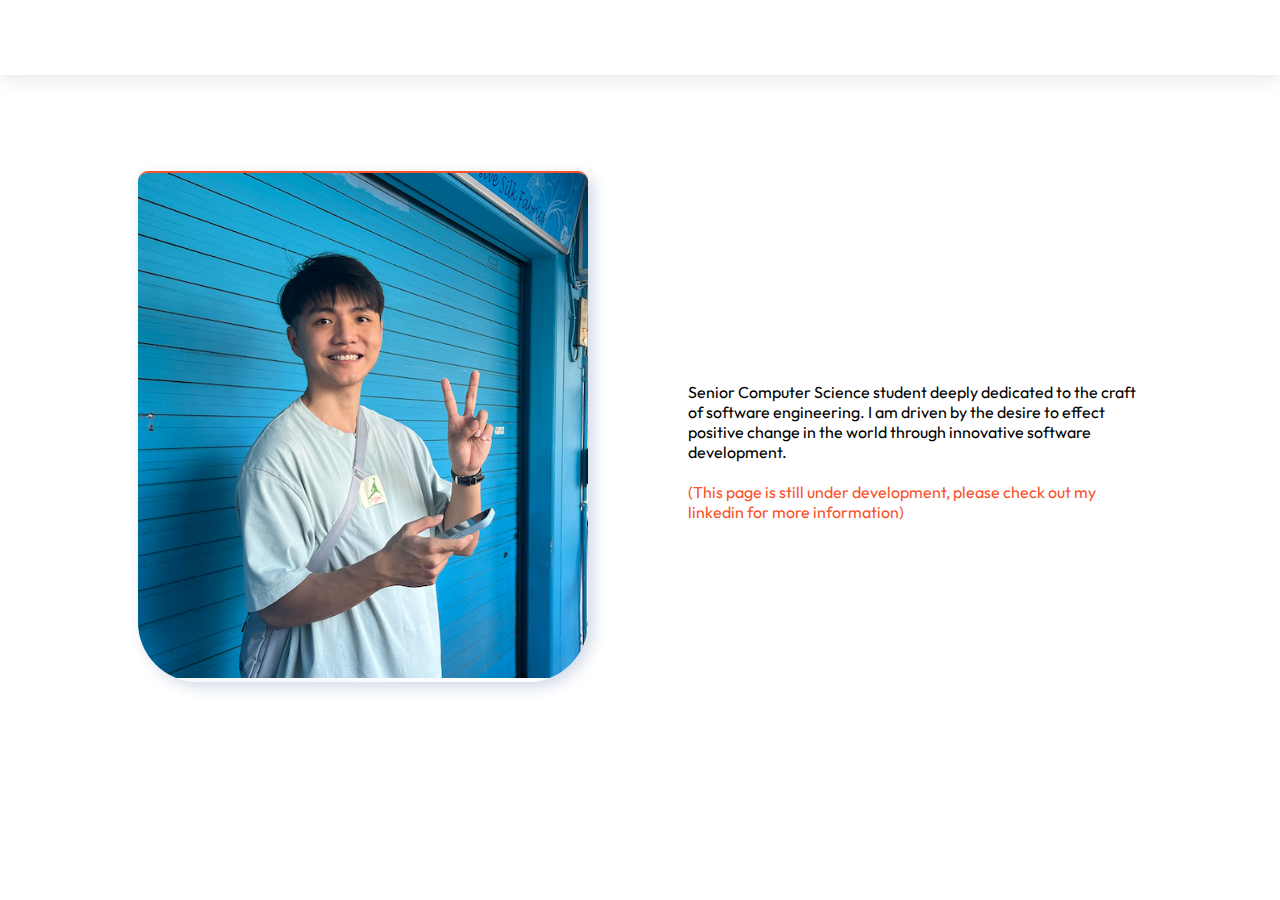
<file: index.html>
<!DOCTYPE html>
<html lang="en">
	<head>
		<meta charset="UTF-8" />
		<meta http-equiv="X-UA-Compatible" content="IE=edge" />
		<meta name="viewport" content="width=device-width, initial-scale=1.0" />
		<link
			href="https://unpkg.com/boxicons@2.1.4/css/boxicons.min.css"
			rel="stylesheet" />
		<link rel="stylesheet" href="index.css" />
		<title>Jia Ming Portfolio</title>
	</head>

	<body>
		<header class="container">
			<div class="page-header">
				<div class="logo">
					<a href="#"
						>&#128640; Jia Ming - Coding Dreams into Reality</a
					>
				</div>
				<input type="checkbox" id="click" />

				<label for="click" class="mainicon">
					<div class="menu">
						<i class="bx bx-menu"></i>
					</div>
				</label>
				<ul>
					<li>
						<a href="#" class="active" style="--navAni:1">Home</a>
					</li>
					<li><a href="#" style="--navAni:2">About</a></li>
					<li><a href="#" style="--navAni:3">Skills</a></li>
					<li><a href="#" style="--navAni:4">Portfolio</a></li>
					<li><a href="#" style="--navAni:5">Contact</a></li>
				</ul>
				<label class="mode">
					<input type="checkbox" id="darkModeToggle" />
					<i class="bx bxs-moon"></i>
				</label>
			</div>
		</header>

		<section class="container">
			<div class="main">
				<div class="images">
					<img src="person.png" alt="" class="img-w" />
					<span class="bg-effect-1">
						<span class="bg-effect-1"></span>
					</span>
				</div>
				<div class="detail">
					<h3>Hi, I'm</h3>
					<h1><span style="color:#f9532d;">Sim</span> Jia Ming</h1>
					<p>
						Senior Computer Science student deeply dedicated to the
						craft of software engineering. I am driven by the desire
						to effect positive change in the world through
						innovative software development.
					</p>
					<br />
					<span style="color:#f9532d;"
						>(This page is still under development, please check out
						my linkedin for more information)</span
					>
					<div class="social">
						<a
							href="https://www.linkedin.com/in/sim-jia-ming/"
							target="_blank"
							style="--socialAni:1"
							><i class="bx bxl-linkedin"></i
						></a>
						<a
							href="https://github.com/SimJM"
							style="--socialAni:3"
							target="_blank"
							><i class="bx bxl-github"></i
						></a>
						<a
							href="https://www.instagram.com/jiamingsim/"
							target="_blank"
							style="--socialAni:2"
							><i class="bx bxl-instagram"></i
						></a>
					</div>
				</div>
			</div>
		</section>

		<script src="index.js"></script>
	</body>
</html>
</file>
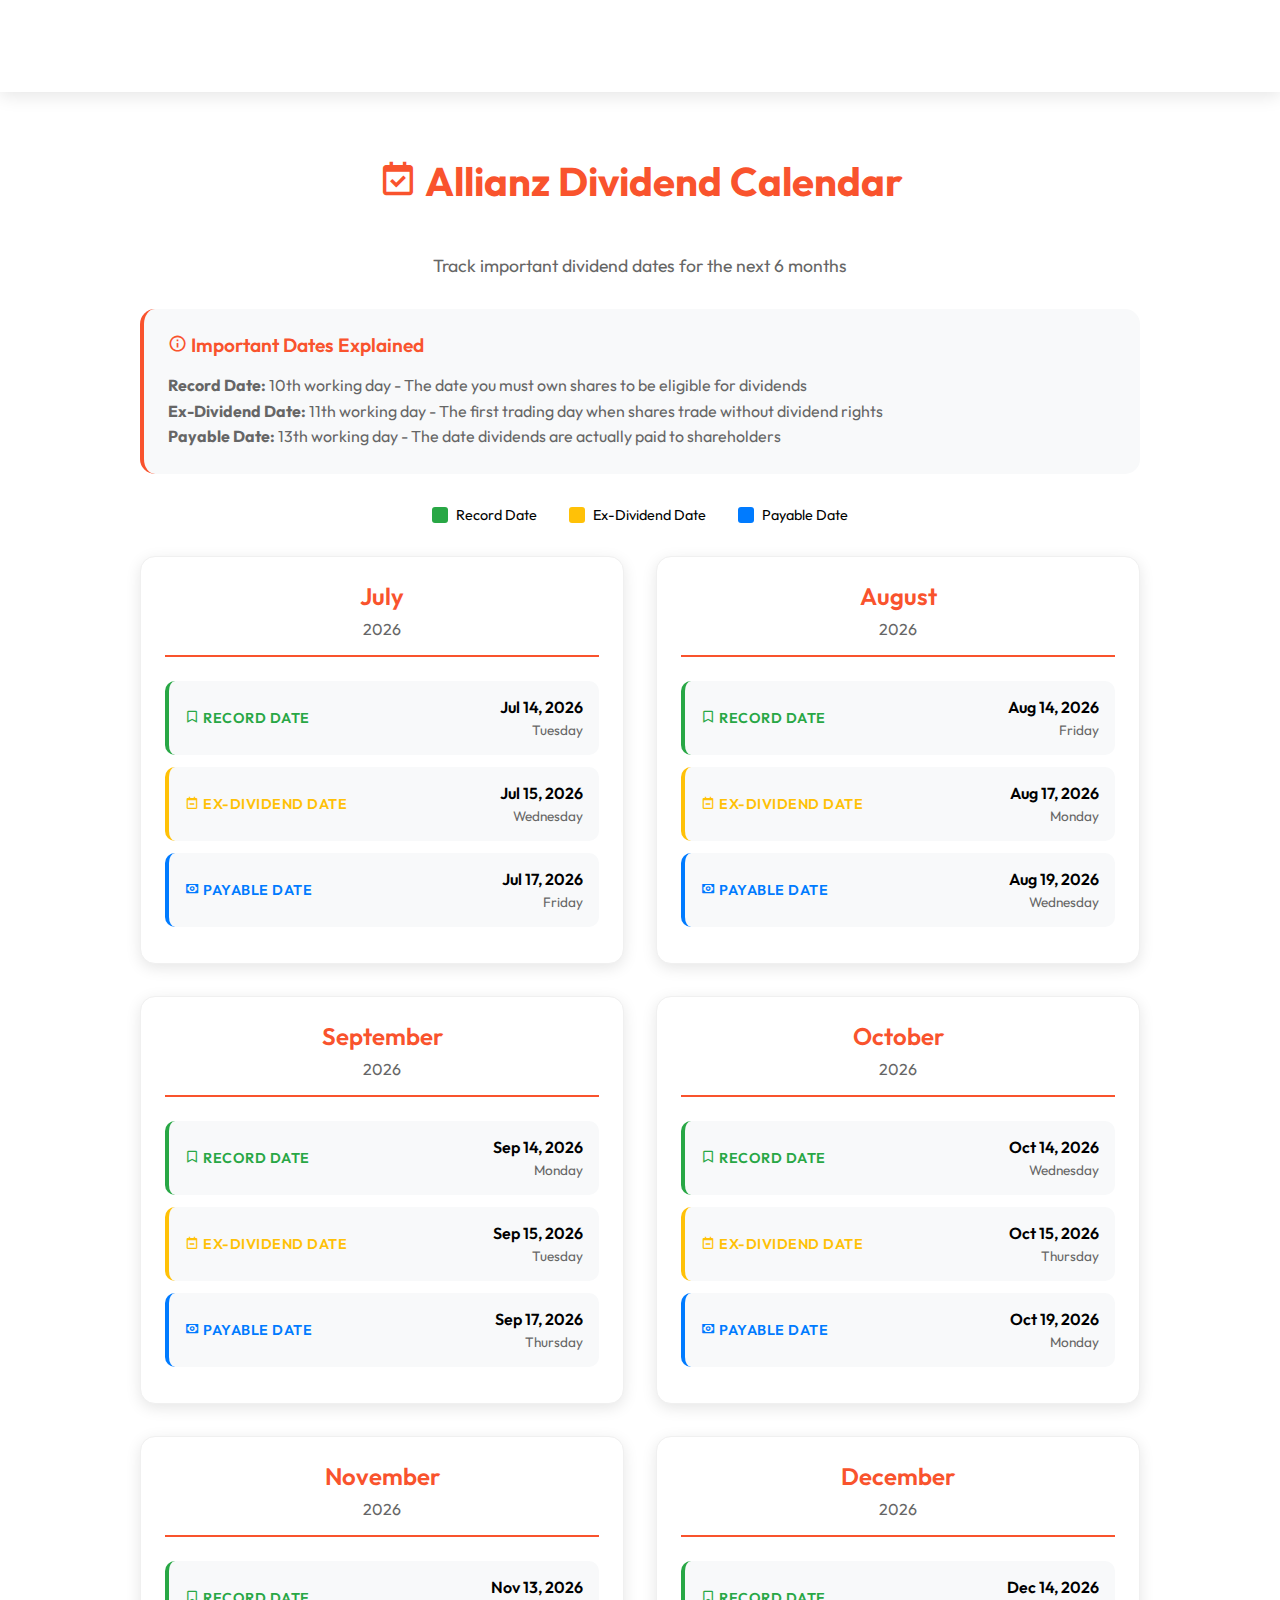
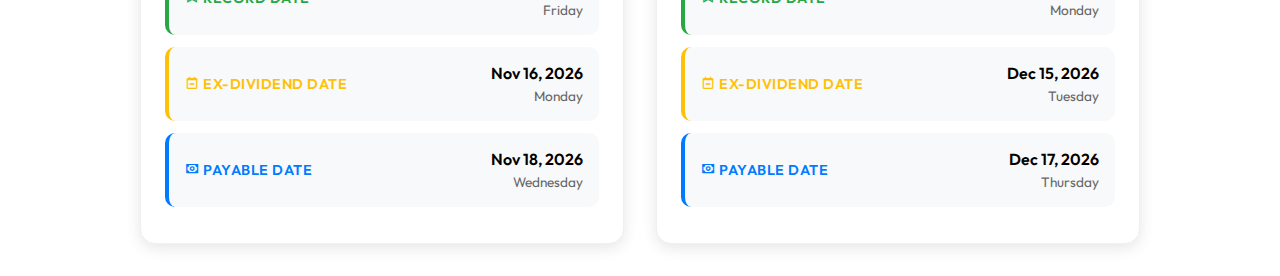
<file: Allianz/index.html>
<!DOCTYPE html>
<html lang="en">
	<head>
		<meta charset="UTF-8" />
		<meta http-equiv="X-UA-Compatible" content="IE=edge" />
		<meta name="viewport" content="width=device-width, initial-scale=1.0" />
		<link
			href="https://unpkg.com/boxicons@2.1.4/css/boxicons.min.css"
			rel="stylesheet" />
		<link rel="stylesheet" href="../index.css" />
		<style>
			/* Allianz-specific styles */
			.allianz-container {
				max-width: 1000px;
				margin: 2rem auto;
				padding: 2rem;
			}

			.allianz-title {
				text-align: center;
				margin-bottom: 3rem;
				color: var(--primary-color);
				font-size: 2.5rem;
				font-weight: 700;
			}

			.allianz-subtitle {
				text-align: center;
				margin-bottom: 2rem;
				color: #666;
				font-size: 1.1rem;
			}

			.dark-mode .allianz-subtitle {
				color: #ccc;
			}

			.months-grid {
				display: grid;
				grid-template-columns: repeat(auto-fit, minmax(320px, 1fr));
				gap: 2rem;
				margin-top: 2rem;
			}

			.month-card {
				background: #fff;
				border-radius: 15px;
				padding: 1.5rem;
				box-shadow: 0 4px 15px rgba(0, 0, 0, 0.1);
				border: 1px solid #f0f0f0;
				transition: all 0.3s ease;
			}

			.month-card:hover {
				transform: translateY(-5px);
				box-shadow: 0 8px 25px rgba(0, 0, 0, 0.15);
			}

			.dark-mode .month-card {
				background: #2e3239;
				border: 1px solid #444;
				box-shadow: 0 4px 15px rgba(0, 0, 0, 0.3);
			}

			.dark-mode .month-card:hover {
				box-shadow: 0 8px 25px rgba(0, 0, 0, 0.4);
			}

			.month-header {
				text-align: center;
				margin-bottom: 1.5rem;
				padding-bottom: 1rem;
				border-bottom: 2px solid var(--primary-color);
			}

			.month-name {
				font-size: 1.5rem;
				font-weight: 600;
				color: var(--primary-color);
				margin-bottom: 0.5rem;
			}

			.month-year {
				font-size: 1rem;
				color: #666;
			}

			.dark-mode .month-year {
				color: #ccc;
			}

			.date-item {
				display: flex;
				justify-content: space-between;
				align-items: center;
				padding: 1rem;
				margin-bottom: 0.75rem;
				background: #f8f9fa;
				border-radius: 10px;
				border-left: 4px solid transparent;
				transition: all 0.3s ease;
			}

			.date-item:hover {
				transform: translateX(5px);
			}

			.dark-mode .date-item {
				background: #1f252e;
			}

			.date-item.record {
				border-left-color: #28a745;
			}

			.date-item.ex-dividend {
				border-left-color: #ffc107;
			}

			.date-item.payable {
				border-left-color: #007bff;
			}

			.date-label {
				font-weight: 600;
				font-size: 0.9rem;
				text-transform: uppercase;
				letter-spacing: 0.5px;
			}

			.date-label.record {
				color: #28a745;
			}

			.date-label.ex-dividend {
				color: #ffc107;
			}

			.date-label.payable {
				color: #007bff;
			}

			.date-info {
				text-align: right;
			}

			.date-value {
				font-weight: 600;
				font-size: 1rem;
				margin-bottom: 0.25rem;
			}

			.date-day {
				font-size: 0.85rem;
				color: #666;
			}

			.dark-mode .date-day {
				color: #ccc;
			}

			.legend {
				display: flex;
				justify-content: center;
				gap: 2rem;
				margin: 2rem 0;
				flex-wrap: wrap;
			}

			.legend-item {
				display: flex;
				align-items: center;
				gap: 0.5rem;
				font-size: 0.9rem;
			}

			.legend-color {
				width: 16px;
				height: 16px;
				border-radius: 3px;
			}

			.legend-color.record {
				background-color: #28a745;
			}

			.legend-color.ex-dividend {
				background-color: #ffc107;
			}

			.legend-color.payable {
				background-color: #007bff;
			}

			.info-section {
				background: #f8f9fa;
				border-radius: 15px;
				padding: 1.5rem;
				margin: 2rem 0;
				border-left: 4px solid var(--primary-color);
			}

			.dark-mode .info-section {
				background: #2e3239;
			}

			.info-title {
				font-size: 1.2rem;
				font-weight: 600;
				color: var(--primary-color);
				margin-bottom: 1rem;
			}

			.info-text {
				line-height: 1.6;
				color: #666;
			}

			.dark-mode .info-text {
				color: #ccc;
			}

			/* Responsive design */
			@media (max-width: 768px) {
				.allianz-container {
					padding: 1rem;
				}

				.allianz-title {
					font-size: 2rem;
				}

				.months-grid {
					grid-template-columns: 1fr;
					gap: 1.5rem;
				}

				.legend {
					flex-direction: column;
					align-items: center;
					gap: 1rem;
				}

				.date-item {
					flex-direction: column;
					text-align: center;
					gap: 0.5rem;
				}

				.date-info {
					text-align: center;
				}
			}
		</style>
		<title>Allianz Dividend Calendar</title>
	</head>

	<body>
		<div id="header-placeholder"></div>

		<section class="container allianz-container">
			<h1 class="allianz-title">
				<i class="bx bx-calendar-check"></i>
				Allianz Dividend Calendar
			</h1>
			<p class="allianz-subtitle">
				Track important dividend dates for the next 6 months
			</p>

			<div class="info-section">
				<h3 class="info-title">
					<i class="bx bx-info-circle"></i>
					Important Dates Explained
				</h3>
				<p class="info-text">
					<strong>Record Date:</strong> 10th working day - The date
					you must own shares to be eligible for dividends<br />
					<strong>Ex-Dividend Date:</strong> 11th working day - The
					first trading day when shares trade without dividend
					rights<br />
					<strong>Payable Date:</strong> 13th working day - The date
					dividends are actually paid to shareholders
				</p>
			</div>

			<div class="legend">
				<div class="legend-item">
					<div class="legend-color record"></div>
					<span>Record Date</span>
				</div>
				<div class="legend-item">
					<div class="legend-color ex-dividend"></div>
					<span>Ex-Dividend Date</span>
				</div>
				<div class="legend-item">
					<div class="legend-color payable"></div>
					<span>Payable Date</span>
				</div>
			</div>

			<div class="months-grid" id="monthsGrid">
				<!-- Months will be populated by JavaScript -->
			</div>
		</section>

		<script src="../shared.js"></script>
		<script src="../header.js"></script>
		<script>
			// Working days calculation function
			function getWorkingDay(year, month, workingDayNumber) {
				const firstDay = new Date(year, month, 1);
				let currentDate = new Date(firstDay);
				let workingDaysCount = 0;

				// Find the nth working day of the month
				while (workingDaysCount < workingDayNumber) {
					const dayOfWeek = currentDate.getDay();

					// Skip weekends (0 = Sunday, 6 = Saturday)
					if (dayOfWeek !== 0 && dayOfWeek !== 6) {
						workingDaysCount++;

						if (workingDaysCount === workingDayNumber) {
							return new Date(currentDate);
						}
					}

					currentDate.setDate(currentDate.getDate() + 1);

					// Safety check: don't go beyond the month
					if (currentDate.getMonth() !== month) {
						// If we run out of days in this month, return the last working day
						currentDate.setDate(currentDate.getDate() - 1);
						while (currentDate.getDay() === 0 || currentDate.getDay() === 6) {
							currentDate.setDate(currentDate.getDate() - 1);
						}
						return new Date(currentDate);
					}
				}

				return currentDate;
			}

			function formatDate(date) {
				return date.toLocaleDateString('en-US', {
					day: '2-digit',
					month: 'short',
					year: 'numeric'
				});
			}

			function formatDay(date) {
				return date.toLocaleDateString('en-US', {
					weekday: 'long'
				});
			}

			function generateDividendCalendar() {
				const monthsGrid = document.getElementById('monthsGrid');
				const currentDate = new Date();

				// Generate for current month + next 5 months
				for (let i = 0; i < 6; i++) {
					const targetDate = new Date(currentDate.getFullYear(), currentDate.getMonth() + i, 1);
					const year = targetDate.getFullYear();
					const month = targetDate.getMonth();

					// Calculate the three important dates
					const recordDate = getWorkingDay(year, month, 10);
					const exDividendDate = getWorkingDay(year, month, 11);
					const payableDate = getWorkingDay(year, month, 13);

					// Create month card
					const monthCard = document.createElement('div');
					monthCard.className = 'month-card';

					monthCard.innerHTML = `
						<div class="month-header">
							<div class="month-name">${targetDate.toLocaleDateString('en-US', { month: 'long' })}</div>
							<div class="month-year">${year}</div>
						</div>

						<div class="date-item record">
							<div class="date-label record">
								<i class="bx bx-bookmark"></i>
								Record Date
							</div>
							<div class="date-info">
								<div class="date-value">${formatDate(recordDate)}</div>
								<div class="date-day">${formatDay(recordDate)}</div>
							</div>
						</div>

						<div class="date-item ex-dividend">
							<div class="date-label ex-dividend">
								<i class="bx bx-calendar-minus"></i>
								Ex-Dividend Date
							</div>
							<div class="date-info">
								<div class="date-value">${formatDate(exDividendDate)}</div>
								<div class="date-day">${formatDay(exDividendDate)}</div>
							</div>
						</div>

						<div class="date-item payable">
							<div class="date-label payable">
								<i class="bx bx-money"></i>
								Payable Date
							</div>
							<div class="date-info">
								<div class="date-value">${formatDate(payableDate)}</div>
								<div class="date-day">${formatDay(payableDate)}</div>
							</div>
						</div>
					`;

					monthsGrid.appendChild(monthCard);
				}
			}

			// Initialize the page
			document.addEventListener('DOMContentLoaded', function() {
				// Load header
				window.headerManager.loadHeader();

				// Generate dividend calendar
				generateDividendCalendar();

				// Initialize dark mode
				if (window.shared && window.shared.handleDarkMode) {
					window.shared.handleDarkMode();
				}
			});
		</script>
	</body>
</html>
</file>
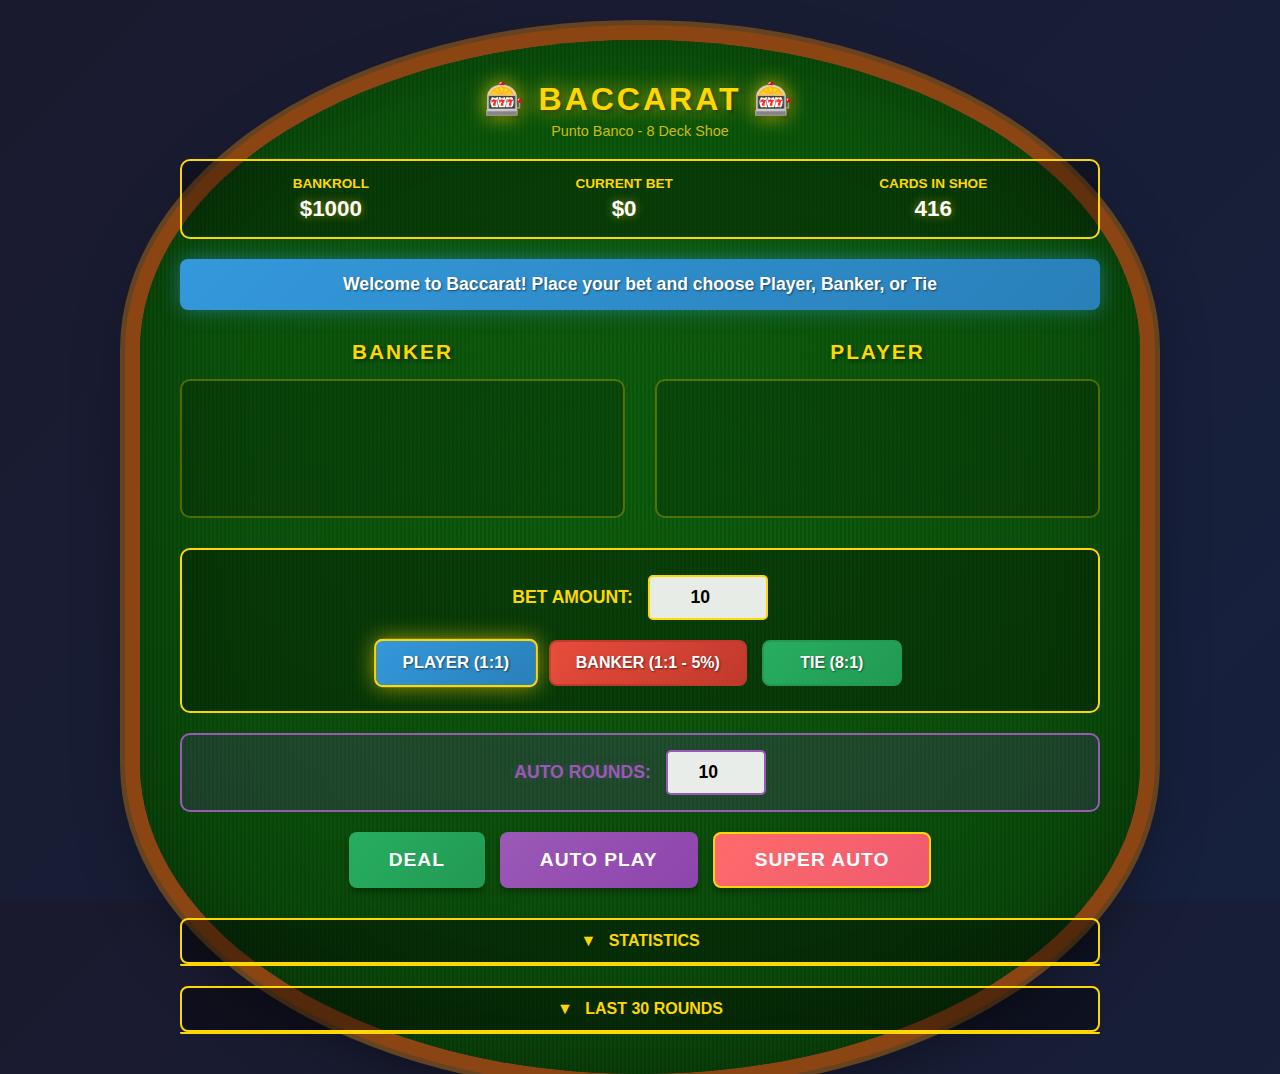
<file: BCR/index.html>
<!DOCTYPE html>
<html lang="en">
	<head>
		<meta charset="UTF-8" />
		<meta name="viewport" content="width=device-width, initial-scale=1.0" />
		<title>Casino Baccarat - Punto Banco</title>
		<link rel="stylesheet" href="../index.css" />
		<link rel="stylesheet" href="bcr.css" />
	</head>
	<body>
		<div class="game-container">
			<h1>🎰 BACCARAT 🎰</h1>
			<p class="subtitle">Punto Banco - 8 Deck Shoe</p>

			<!-- Game Info -->
			<div class="info-panel">
				<div class="info-item">
					<div class="info-label">BANKROLL</div>
					<div class="info-value" id="bankroll">$1000</div>
				</div>
				<div class="info-item">
					<div class="info-label">CURRENT BET</div>
					<div class="info-value" id="currentBet">$0</div>
				</div>
				<div class="info-item">
					<div class="info-label">CARDS IN SHOE</div>
					<div class="info-value" id="shoeCards">416</div>
				</div>
			</div>

			<!-- Message -->
			<div class="message info" id="message">
				Place your bet and choose Player, Banker, or Tie
			</div>

			<!-- Gaming Table -->
			<div class="table-area">
				<!-- Banker Hand -->
				<div class="hand-area banker-area">
					<div class="area-title">BANKER</div>
					<div class="hand" id="bankerHand">
						<div class="cards" id="bankerCards"></div>
						<div class="hand-total" id="bankerTotal"></div>
					</div>
				</div>

				<!-- Player Hand -->
				<div class="hand-area player-area">
					<div class="area-title">PLAYER</div>
					<div class="hand" id="playerHand">
						<div class="cards" id="playerCards"></div>
						<div class="hand-total" id="playerTotal"></div>
					</div>
				</div>
			</div>

			<!-- Betting Area -->
			<div class="betting-area" id="bettingArea">
				<div class="bet-amount-section">
					<label for="betInput">BET AMOUNT:</label>
					<input
						type="number"
						id="betInput"
						min="1"
						max="1000"
						value="10"
						step="5" />
				</div>
				<div class="bet-type-section">
					<label class="bet-option">
						<input
							type="radio"
							name="betType"
							value="player"
							checked />
						<span class="bet-label player-bet">PLAYER (1:1)</span>
					</label>
					<label class="bet-option">
						<input type="radio" name="betType" value="banker" />
						<span class="bet-label banker-bet"
							>BANKER (1:1 - 5%)</span
						>
					</label>
					<label class="bet-option">
						<input type="radio" name="betType" value="tie" />
						<span class="bet-label tie-bet">TIE (8:1)</span>
					</label>
				</div>
			</div>

			<!-- Auto Play Area -->
			<div class="auto-area">
				<label for="autoRoundsInput">AUTO ROUNDS:</label>
				<input
					type="number"
					id="autoRoundsInput"
					min="1"
					max="1000"
					value="10"
					step="1" />
			</div>

			<!-- Controls -->
			<div class="controls">
				<button id="dealBtn" class="btn btn-deal">DEAL</button>
				<button id="autoPlayBtn" class="btn btn-auto">AUTO PLAY</button>
				<button id="superAutoBtn" class="btn btn-super-auto">
					SUPER AUTO
				</button>
				<button
					id="newRoundBtn"
					class="btn btn-new-round"
					style="display: none;">
					NEW ROUND
				</button>
			</div>

			<!-- Statistics -->
			<div class="stats-container">
				<button class="stats-toggle" id="statsToggle">
					<span id="statsToggleIcon">▼</span> STATISTICS
				</button>
				<div class="stats-panel" id="statsPanel">
					<div class="stat-group">
						<div class="stat-label">HANDS PLAYED</div>
						<div class="stat-value" id="handsPlayed">0</div>
					</div>
					<div class="stat-group">
						<div class="stat-label">PLAYER WINS</div>
						<div class="stat-value win" id="playerWins">0</div>
					</div>
					<div class="stat-group">
						<div class="stat-label">BANKER WINS</div>
						<div class="stat-value win" id="bankerWins">0</div>
					</div>
					<div class="stat-group">
						<div class="stat-label">TIES</div>
						<div class="stat-value" id="ties">0</div>
					</div>
					<div class="stat-group">
						<div class="stat-label">TOTAL WAGERED</div>
						<div class="stat-value" id="totalWagered">$0</div>
					</div>
					<div class="stat-group">
						<div class="stat-label">NET WIN/LOSS</div>
						<div class="stat-value" id="netWinLoss">$0</div>
					</div>
					<div class="stat-group">
						<div class="stat-label">COMMISSIONS PAID</div>
						<div class="stat-value" id="totalCommissions">$0</div>
					</div>
					<div class="stat-group">
						<div class="stat-label">WIN RATE</div>
						<div class="stat-value" id="winRate">0%</div>
					</div>
					<div class="stat-group full-width">
						<div class="stat-label">LAST 20 HANDS</div>
						<div class="hand-history" id="handHistory"></div>
					</div>
				</div>
			</div>

			<!-- Round History -->
			<div class="history-container">
				<button class="history-toggle" id="historyToggle">
					<span id="historyToggleIcon">▼</span> LAST 30 ROUNDS
				</button>
				<div class="history-panel" id="historyPanel">
					<div class="history-list" id="historyList">
						<div class="no-history">No rounds played yet</div>
					</div>
				</div>
			</div>
		</div>

		<script src="../shared.js"></script>
		<script src="bcr.js"></script>
		<script src="../header.js"></script>
		<script>
			// Load header using the header manager
			window.headerManager.loadHeader();
		</script>
	</body>
</html>
</file>
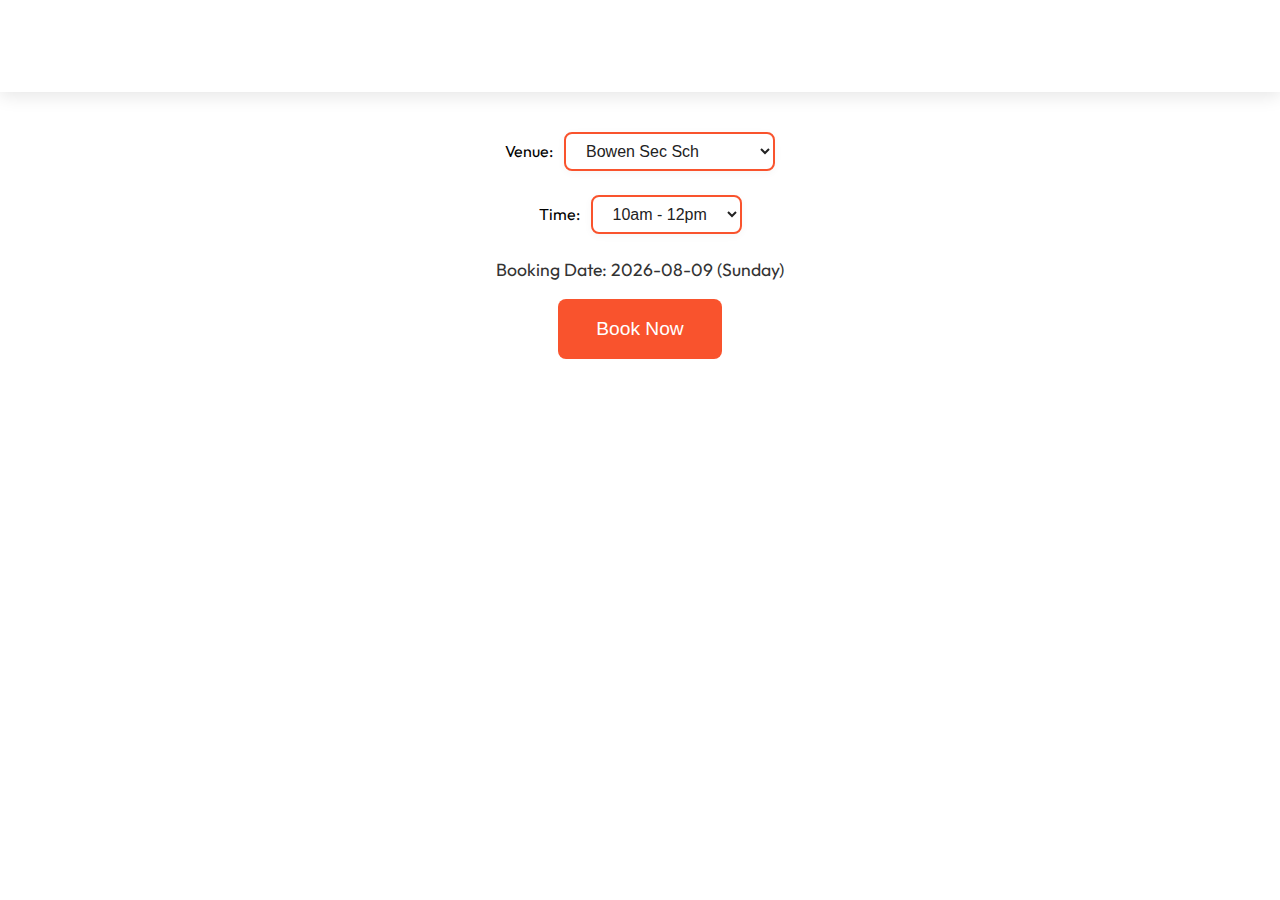
<file: BookPage/index.html>
<!DOCTYPE html>
<html lang="en">
	<head>
		<meta charset="UTF-8" />
		<meta http-equiv="X-UA-Compatible" content="IE=edge" />
		<meta name="viewport" content="width=device-width, initial-scale=1.0" />
		<link
			href="https://unpkg.com/boxicons@2.1.4/css/boxicons.min.css"
			rel="stylesheet" />
		<link rel="stylesheet" href="../index.css" />
		<link rel="stylesheet" href="bookPage.css" />
		<title>Book Venue</title>
	</head>

	<body>
		<div id="header-placeholder"></div>
		<section
			class="container"
			id="bookSection"
			style="text-align:center; margin-top:40px;">
			<div style="margin-bottom: 1em;">
				<label for="venueSelect">Venue:</label>
				<select
					id="venueSelect"
					style="font-size:1em; padding:0.5em 1em; margin-left:0.5em;"></select>
			</div>
			<div style="margin-bottom: 1em;">
				<label for="timeSelect">Time:</label>
				<select
					id="timeSelect"
					style="font-size:1em; padding:0.5em 1em; margin-left:0.5em;"></select>
			</div>
			<div
				id="bookDateDisplay"
				style="font-size:1.1em; margin-bottom:1em; color:#333;"></div>
			<button
				id="bookNowBtn"
				style="padding: 1em 2em; font-size: 1.2em; background: #f9532d; color: white; border: none; border-radius: 8px; cursor: pointer;">
				Book Now
			</button>
		</section>
		<script src="../shared.js"></script>
		<script src="../venueDetails.js"></script>
		<script src="bookPage.js"></script>
		<script src="../header.js"></script>
		<script>
			// Load header using the header manager
			window.headerManager.loadHeader();
		</script>
	</body>
</html>
</file>
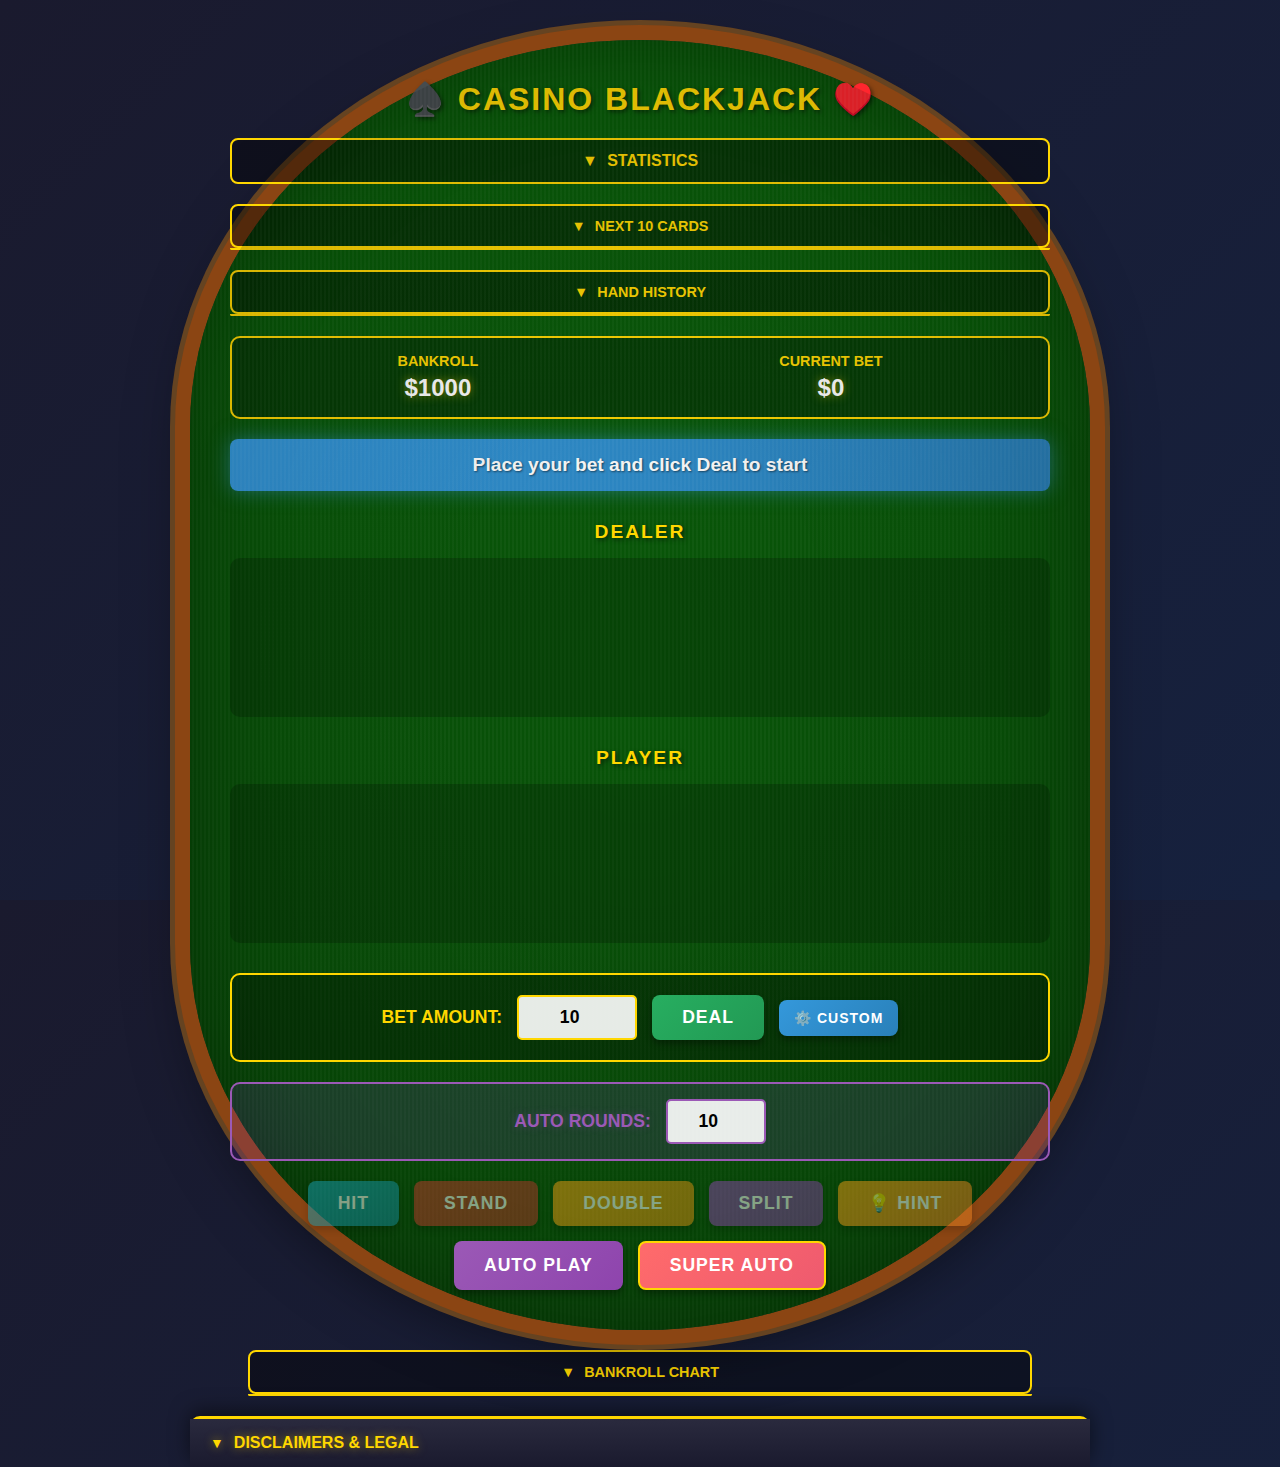
<file: CBJ/index.html>
<!DOCTYPE html>
<html lang="en">
	<head>
		<meta charset="UTF-8" />
		<meta name="viewport" content="width=device-width, initial-scale=1.0" />
		<title>Casino Blackjack</title>
		<link rel="stylesheet" href="../index.css" />
		<link rel="stylesheet" href="cbj.css" />
	</head>
	<body>
		<div class="game-container">
			<h1>♠️ CASINO BLACKJACK ♥️</h1>

			<div class="stats-container">
				<button class="stats-toggle" id="statsToggle">
					<span id="statsToggleIcon">▼</span> STATISTICS
				</button>
				<div class="stats-panel-wrapper" id="statsPanelWrapper">
					<div class="stats-panel">
						<div class="stat-group">
							<div class="stat-label">HANDS PLAYED</div>
							<div class="stat-value" id="handsPlayed">0</div>
						</div>
						<div class="stat-group">
							<div class="stat-label">WINS</div>
							<div class="stat-value win" id="wins">0</div>
						</div>
						<div class="stat-group">
							<div class="stat-label">LOSSES</div>
							<div class="stat-value lose" id="losses">0</div>
						</div>
						<div class="stat-group">
							<div class="stat-label">PUSHES</div>
							<div class="stat-value" id="pushes">0</div>
						</div>
						<div class="stat-group">
							<div class="stat-label">WIN %</div>
							<div class="stat-value" id="winPercentage">0%</div>
						</div>
						<div class="stat-group">
							<div class="stat-label">CURRENT STREAK</div>
							<div class="stat-value" id="streak">-</div>
						</div>
						<div class="stat-group">
							<div class="stat-label">LONGEST WIN STREAK</div>
							<div class="stat-value win" id="longestWinStreak">
								0
							</div>
						</div>
						<div class="stat-group">
							<div class="stat-label">LONGEST LOSS STREAK</div>
							<div class="stat-value lose" id="longestLossStreak">
								0
							</div>
						</div>
						<div class="stat-group">
							<div class="stat-label">SHOE</div>
							<div class="stat-value" id="shoeCards">312</div>
						</div>
						<div class="stat-group">
							<div class="stat-label">DECK PENETRATION</div>
							<div class="stat-value" id="penetration">0%</div>
						</div>
						<div class="stat-group">
							<div class="stat-label">TOTAL WAGERED</div>
							<div class="stat-value" id="totalWagered">$0</div>
						</div>
						<div class="stat-group">
							<div class="stat-label">NET WIN/LOSS</div>
							<div class="stat-value" id="netWinLoss">$0</div>
						</div>
						<div class="stat-group">
							<div class="stat-label">LARGEST WIN</div>
							<div class="stat-value win" id="largestWin">$0</div>
						</div>
						<div class="stat-group">
							<div class="stat-label">BLACKJACKS</div>
							<div class="stat-value win" id="blackjacks">0</div>
						</div>
						<div class="stat-group">
							<div class="stat-label">BUSTS</div>
							<div class="stat-value lose" id="busts">0</div>
						</div>
						<div class="stat-group">
							<div class="stat-label">ROI</div>
							<div class="stat-value" id="roi">0%</div>
						</div>
						<div class="stat-group">
							<div class="stat-label">DEALER BUST RATE</div>
							<div class="stat-value" id="dealerBustRate">0%</div>
						</div>
						<div class="stat-group">
							<div class="stat-label">AVG BET SIZE</div>
							<div class="stat-value" id="avgBetSize">$0</div>
						</div>
						<div class="stat-group">
							<div class="stat-label">DOUBLES</div>
							<div class="stat-value" id="doublesCount">0</div>
						</div>
						<div class="stat-group">
							<div class="stat-label">SPLITS</div>
							<div class="stat-value" id="splitsCount">0</div>
						</div>
						<div class="stat-group">
							<div class="stat-label">DOUBLE DOWN WIN %</div>
							<div class="stat-value" id="ddSuccessRate">0%</div>
						</div>
						<div class="stat-group">
							<div class="stat-label">SPLIT WIN %</div>
							<div class="stat-value" id="splitSuccessRate">
								0%
							</div>
						</div>
						<div class="stat-group full-width">
							<div class="stat-label">TABLE RULES</div>
							<div class="stat-value small">
								BJ Pays 3:2 | Dealer Stands on 17 | 6 Decks
							</div>
						</div>
						<div class="stat-group full-width">
							<div class="stat-label">
								DEALER OUTCOMES (LAST 50)
							</div>
						</div>
						<div class="stat-group">
							<div class="stat-label">BJ</div>
							<div class="stat-value lose" id="dealerBJ">0</div>
						</div>
						<div class="stat-group">
							<div class="stat-label">21</div>
							<div class="stat-value" id="dealer21">0</div>
						</div>
						<div class="stat-group">
							<div class="stat-label">20</div>
							<div class="stat-value" id="dealer20">0</div>
						</div>
						<div class="stat-group">
							<div class="stat-label">19</div>
							<div class="stat-value" id="dealer19">0</div>
						</div>
						<div class="stat-group">
							<div class="stat-label">18</div>
							<div class="stat-value" id="dealer18">0</div>
						</div>
						<div class="stat-group">
							<div class="stat-label">17</div>
							<div class="stat-value" id="dealer17">0</div>
						</div>
						<div class="stat-group">
							<div class="stat-label">BUST</div>
							<div class="stat-value win" id="dealerBustCount">
								0
							</div>
						</div>
					</div>
				</div>
			</div>

			<div class="next-cards-container">
				<button class="next-cards-toggle" id="nextCardsToggle">
					<span id="toggleIcon">▼</span> NEXT 10 CARDS
				</button>
				<div class="next-cards-preview" id="nextCardsPreview">
					<div class="next-cards-list" id="nextCardsList"></div>
				</div>
			</div>

			<div class="hand-history-container">
				<button class="hand-history-toggle" id="handHistoryToggle">
					<span id="handHistoryToggleIcon">▼</span> HAND HISTORY
				</button>
				<div class="hand-history-panel" id="handHistoryPanel">
					<div class="hand-history-content">
						<div class="stat-group full-width">
							<div class="stat-label">LAST 50 HANDS</div>
							<div class="hand-history" id="handHistory"></div>
						</div>
						<div class="stat-group full-width">
							<div class="stat-label">LAST 50 PLAYER HANDS</div>
							<div
								class="hand-history"
								id="playerHandHistory"></div>
						</div>
						<div class="stat-group full-width">
							<div class="stat-label">LAST 50 DEALER HANDS</div>
							<div
								class="hand-history"
								id="dealerHandHistory"></div>
						</div>
					</div>
				</div>
			</div>

			<div class="info-panel">
				<div class="info-item">
					<div class="info-label">BANKROLL</div>
					<div class="info-value" id="bankroll">$1000</div>
				</div>
				<div class="info-item">
					<div class="info-label">CURRENT BET</div>
					<div class="info-value" id="currentBet">$0</div>
				</div>
			</div>

			<div class="message info" id="message">
				Place your bet and click Deal to start
			</div>

			<div class="dealer-area">
				<div class="area-title">DEALER</div>
				<div class="hand" id="dealerHand">
					<div class="cards" id="dealerCards"></div>
					<div class="hand-total" id="dealerTotal"></div>
				</div>
			</div>

			<div class="player-area">
				<div class="area-title">PLAYER</div>
				<div id="playerHands"></div>
			</div>

			<div class="betting-area" id="bettingArea">
				<label for="betInput">BET AMOUNT:</label>
				<input
					type="number"
					id="betInput"
					min="1"
					max="1000"
					value="10"
					step="5" />
				<button id="dealBtn" class="btn btn-deal">DEAL</button>
				<button id="customDealToggle" class="btn btn-custom">
					⚙️ CUSTOM
				</button>
			</div>

			<div class="custom-deal-panel" id="customDealPanel">
				<div class="custom-deal-header">
					<h3>🎯 Custom Deal</h3>
					<button id="customDealClose" class="close-btn">✕</button>
				</div>
				<div class="custom-deal-content">
					<div class="custom-section">
						<label>Player Card 1:</label>
						<select id="playerCard1Value">
							<option value="A">A</option>
							<option value="2">2</option>
							<option value="3">3</option>
							<option value="4">4</option>
							<option value="5">5</option>
							<option value="6">6</option>
							<option value="7">7</option>
							<option value="8">8</option>
							<option value="9">9</option>
							<option value="10" selected>10</option>
							<option value="J">J</option>
							<option value="Q">Q</option>
							<option value="K">K</option>
						</select>
					</div>
					<div class="custom-section">
						<label>Player Card 2:</label>
						<select id="playerCard2Value">
							<option value="A">A</option>
							<option value="2">2</option>
							<option value="3">3</option>
							<option value="4">4</option>
							<option value="5">5</option>
							<option value="6">6</option>
							<option value="7">7</option>
							<option value="8">8</option>
							<option value="9">9</option>
							<option value="10" selected>10</option>
							<option value="J">J</option>
							<option value="Q">Q</option>
							<option value="K">K</option>
						</select>
					</div>
					<div class="custom-section">
						<label>Dealer Card (visible):</label>
						<select id="dealerCard1Value">
							<option value="A">A</option>
							<option value="2">2</option>
							<option value="3">3</option>
							<option value="4">4</option>
							<option value="5">5</option>
							<option value="6" selected>6</option>
							<option value="7">7</option>
							<option value="8">8</option>
							<option value="9">9</option>
							<option value="10">10</option>
							<option value="J">J</option>
							<option value="Q">Q</option>
							<option value="K">K</option>
						</select>
					</div>
					<button id="customDealBtn" class="btn btn-deal">
						DEAL CUSTOM HAND
					</button>
				</div>
			</div>

			<div class="auto-area">
				<label for="autoRoundsInput">AUTO ROUNDS:</label>
				<input
					type="number"
					id="autoRoundsInput"
					min="1"
					max="100"
					value="10"
					step="1" />
			</div>

			<div class="controls">
				<button id="hitBtn" class="btn" disabled>HIT</button>
				<button id="standBtn" class="btn" disabled>STAND</button>
				<button id="doubleBtn" class="btn" disabled>DOUBLE</button>
				<button id="splitBtn" class="btn" disabled>SPLIT</button>
				<button id="hintBtn" class="btn btn-hint" disabled>
					💡 HINT
				</button>
				<button id="autoPlayBtn" class="btn btn-auto">AUTO PLAY</button>
				<button id="superAutoBtn" class="btn btn-super-auto">
					SUPER AUTO
				</button>
				<button id="newRoundBtn" class="btn btn-new-round">
					NEW ROUND
				</button>
			</div>
		</div>

		<div class="chart-container">
			<button class="chart-toggle" id="chartToggle">
				<span id="chartToggleIcon">▼</span> BANKROLL CHART
			</button>
			<div class="chart-wrapper" id="chartWrapper">
				<div class="chart-canvas-container">
					<canvas id="bankrollChart"></canvas>
				</div>
				<div class="chart-info">
					<span id="chartDataPoints">0 data points</span>
					<button class="btn-clear-chart" id="clearChartBtn">
						CLEAR DATA
					</button>
				</div>
			</div>
		</div>

		<!-- Hint Dialog Modal -->
		<div class="hint-overlay" id="hintOverlay">
			<div class="hint-dialog">
				<div class="hint-header">
					<h2>💡 Basic Strategy Hint</h2>
					<button class="hint-close" id="hintClose">✕</button>
				</div>
				<div class="hint-body">
					<div class="hint-situation">
						<h3>Your Situation</h3>
						<p id="hintSituation"></p>
					</div>
					<div class="hint-recommendation">
						<h3>Recommended Action</h3>
						<p class="hint-action" id="hintAction"></p>
					</div>
					<div class="hint-explanation">
						<h3>Why?</h3>
						<p id="hintExplanation"></p>
					</div>
				</div>
				<div class="hint-footer">
					<button class="btn btn-hint-ok" id="hintOk">GOT IT</button>
				</div>
			</div>
		</div>

		<footer class="disclaimer-footer">
			<button class="disclaimer-toggle" id="disclaimerToggle">
				<span id="disclaimerIcon">▼</span> DISCLAIMERS & LEGAL
			</button>
			<div class="disclaimer-content" id="disclaimerContent">
				<div class="disclaimer-section">
					<h3>⚠️ NO REAL MONEY - ENTERTAINMENT ONLY</h3>
					<p>
						This is a FREE simulation game for entertainment and
						educational purposes only. No real money is involved. No
						actual gambling occurs on this website. Virtual chips
						have no monetary value and cannot be exchanged for real
						currency.
					</p>
				</div>

				<div class="disclaimer-section">
					<h3>🔞 AGE RESTRICTION</h3>
					<p>
						You must be 18 years of age or older (or the legal
						gambling age in your jurisdiction) to use this
						simulator. By using this website, you confirm that you
						meet the age requirement.
					</p>
				</div>

				<div class="disclaimer-section">
					<h3>📊 NOT GAMBLING ADVICE</h3>
					<p>
						This simulator is for educational purposes only and does
						not constitute professional gambling advice. Statistics,
						probabilities, and strategies shown are for
						informational purposes. You are solely responsible for
						any decisions you make based on this information.
					</p>
				</div>

				<div class="disclaimer-section">
					<h3>⚕️ RESPONSIBLE GAMING</h3>
					<p>
						If you or someone you know has a gambling problem,
						please seek help:<br />
						• National Council on Problem Gambling:
						<strong>1-800-522-4700</strong><br />
						• Visit
						<a href="https://www.ncpgambling.org" target="_blank"
							>ncpgambling.org</a
						>
						for resources
					</p>
				</div>

				<div class="disclaimer-section">
					<h3>⚖️ LEGAL DISCLAIMER</h3>
					<p>
						Users are responsible for ensuring compliance with local
						laws and regulations regarding gambling simulations.
						This website provides no warranties regarding accuracy,
						completeness, or reliability. The creator is not liable
						for any decisions, losses, or damages arising from use
						of this simulator. Use at your own risk.
					</p>
				</div>

				<div class="disclaimer-section">
					<h3>🔒 PRIVACY & DATA</h3>
					<p>
						This simulator runs entirely in your browser. No
						personal data, statistics, or gameplay information is
						collected, stored, or transmitted to any server. All
						game state is local to your device.
					</p>
				</div>
			</div>
		</footer>

		<script src="../shared.js"></script>
		<script src="cbj.js"></script>
		<script src="../header.js"></script>
		<script>
			// Load header using the header manager
			window.headerManager.loadHeader();
		</script>
	</body>
</html>
</file>
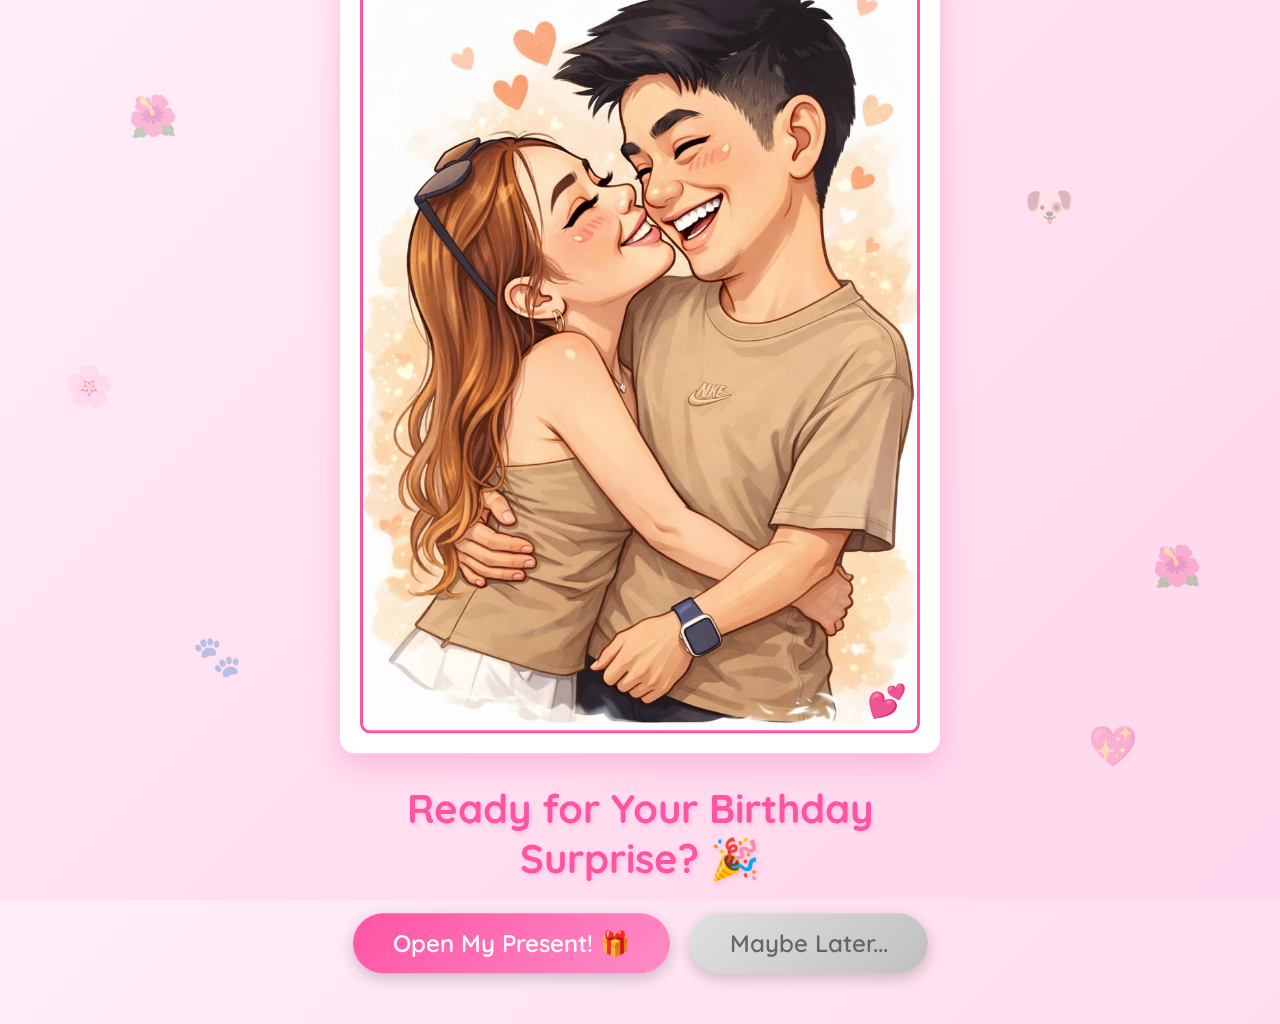
<file: HappyBirthday/index.html>
<!doctype html>
<html lang="en">
	<head>
		<meta charset="UTF-8" />
		<meta name="viewport" content="width=device-width, initial-scale=1.0" />
		<title>Happy Birthday! 🎂</title>
		<link rel="preconnect" href="https://fonts.googleapis.com" />
		<link rel="preconnect" href="https://fonts.gstatic.com" crossorigin />
		<link
			href="https://fonts.googleapis.com/css2?family=Quicksand:wght@400;600;700&display=swap"
			rel="stylesheet" />
		<link rel="stylesheet" href="styles.css" />
	</head>
	<body>
		<!-- Floating animal decorations -->
		<div class="floating-animals">
			<span class="animal" style="top: 10%; left: 10%;">🌺</span>
			<span class="animal" style="top: 20%; left: 80%;">🐶</span>
			<span class="animal" style="top: 70%; left: 15%;">🐾</span>
			<span class="animal" style="top: 80%; left: 85%;">💖</span>
			<span class="animal" style="top: 40%; left: 5%;">🌸</span>
			<span class="animal" style="top: 60%; left: 90%;">🌺</span>
		</div>

		<!-- State 1: Photo Container -->
		<div class="photo-container" id="photoContainer">
			<div class="photo-frame">
				<div class="photo-placeholder">
					<img
						src="asset/photo.jpg"
						alt="Us Together"
						class="couple-photo" />
					<div class="photo-decoration">
						<span class="deco-paw">🐾</span>
						<span class="deco-heart">💕</span>
					</div>
				</div>
			</div>
			<h1 class="birthday-heading">
				Ready for Your Birthday Surprise? 🎉
			</h1>
			<div class="button-container">
				<button class="yes-button" id="yesBtn">
					Open My Present! 🎁
				</button>
				<button class="no-button" id="noBtn">Maybe Later...</button>
			</div>
			<p class="hint-text" id="hintText"></p>
		</div>

		<!-- State 2: Loader Container -->
		<div class="loader-container" id="loaderContainer">
			<div class="animal-loader">
				<div class="bouncing-bunny">�</div>
				<div class="bouncing-heart">💖</div>
				<div class="bouncing-butterfly">🌺</div>
			</div>
			<p class="loading-text">Preparing your surprise...</p>
		</div>

		<!-- State 3: Gift Container -->
		<div class="gift-container" id="giftContainer">
			<div class="gift-box" id="giftBox">
				<div class="gift-lid">
					<div class="ribbon-bow">🎀</div>
				</div>
				<div class="gift-body">
					<div class="gift-wrap">🎁</div>
				</div>
			</div>
			<p class="gift-instruction">Click to unwrap! 🎁</p>
		</div>

		<!-- State 4: Card Container -->
		<div class="card-container" id="cardContainer">
			<div class="birthday-card">
				<div class="card-header">
					<h2>Happy Birthday, My Love! 🎂</h2>
					<div class="card-decorations">
						<span>🌺</span>
						<span>💖</span>
						<span>🐶</span>
					</div>
				</div>
				<div class="card-body">
					<div class="message-section">
						<p class="sweet-message">
							To my wonderful girlfriend and the love of my
							life,<br /><br />
							Every moment with you is a gift. Your smile
							brightens my days, your laughter fills my heart with
							joy, and your love makes everything better. I'm so
							grateful to celebrate another year of your beautiful
							existence.<br /><br />
							You make ordinary days extraordinary, and I can't
							wait to create more wonderful memories together.
							Here's to you, to us, and to all the adventures that
							await! 🌟
						</p>
					</div>
					<div class="plans-section">
						<h3>✨ Birthday Plans ✨</h3>
						<p class="birthday-plans">
							Pack your bags for an unforgettable staycation at
							Marina Bay Sands! We'll be living it up in luxury
							with stunning views, incredible dining, and quality
							time together. And guess what? LKG will be joining
							us for the celebrations too!<br /><br />
							Get ready for pampering, delicious food, amazing
							experiences, and creating beautiful memories in one
							of the most iconic places in the city. This is going
							to be spectacular! 🌟🎉
						</p>
					</div>
					<div class="card-footer">
						<p class="signature">
							With all my love,<br />Your Person 💕
						</p>
						<button class="replay-button" id="replayBtn">
							See Animations Again ✨
						</button>
					</div>
				</div>
			</div>
		</div>

		<!-- Scattered animals container (for funky effect) -->
		<div class="scattered-animals" id="scatteredAnimals"></div>

		<script src="script.js"></script>
	</body>
</html>
</file>
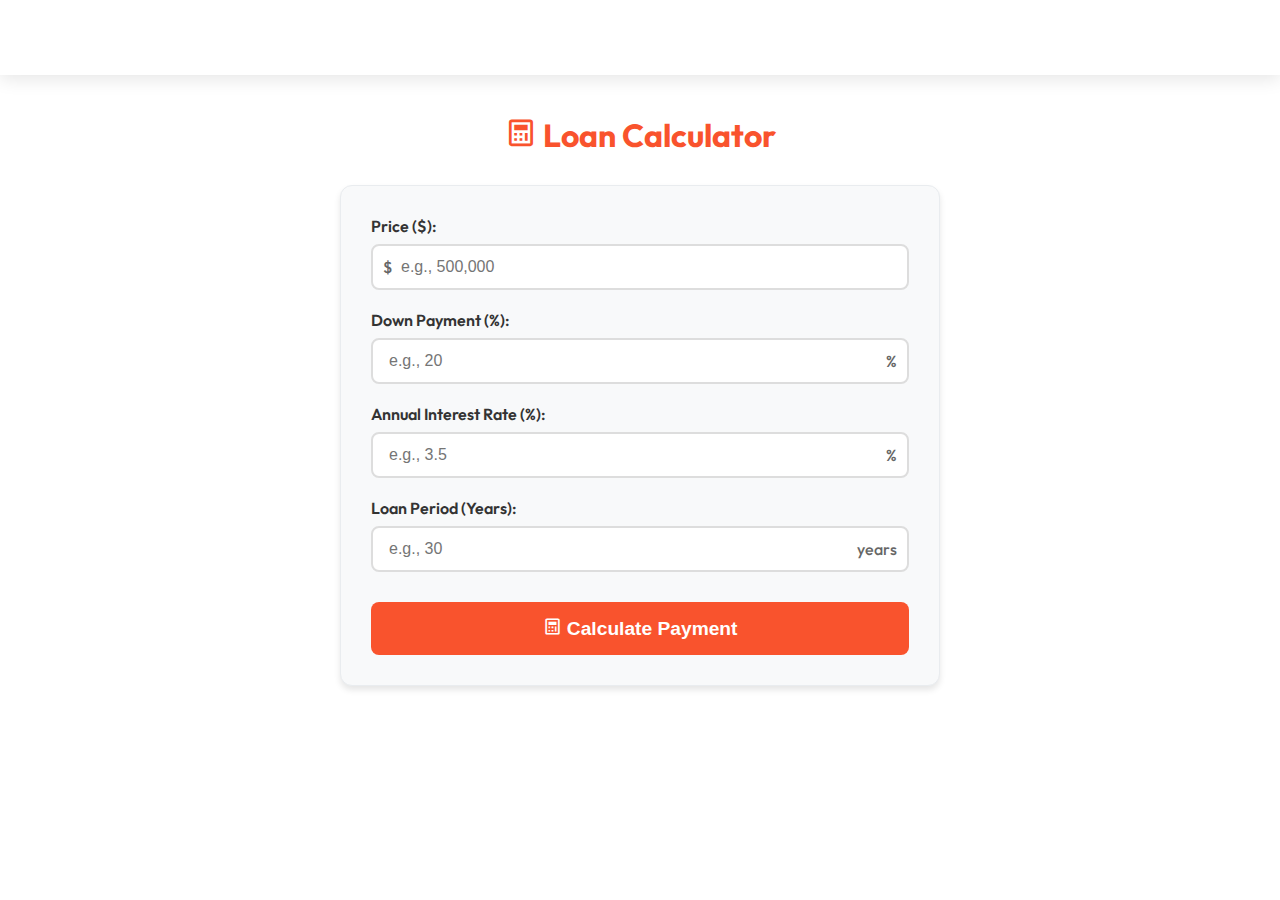
<file: Loan/index.html>
<!DOCTYPE html>
<html lang="en">
	<head>
		<meta charset="UTF-8" />
		<meta http-equiv="X-UA-Compatible" content="IE=edge" />
		<meta name="viewport" content="width=device-width, initial-scale=1.0" />
		<link
			href="https://unpkg.com/boxicons@2.1.4/css/boxicons.min.css"
			rel="stylesheet" />
		<link rel="stylesheet" href="../index.css" />
		<link rel="stylesheet" href="../bookPage.css" />
		<style>
			/* Dark mode styles for loan calculator */

			.loan-form {
			    transition: background-color 0.3s ease, border-color 0.3s ease;
			}

			.input-group label {
			    transition: color 0.3s ease;
			}

			.input-group input {
			    transition: background-color 0.3s ease, border-color 0.3s ease, color 0.3s ease;
			}

			#loanResult {
			    transition: background-color 0.3s ease, color 0.3s ease;
			}
			/* Light mode (default) */

			.loan-form {
			    background: #f8f9fa !important;
			    border: 1px solid #e9ecef;
			}

			.input-group label {
			    color: #333 !important;
			}

			.input-group input {
			    background: white !important;
			    border: 2px solid #ddd !important;
			    color: #333 !important;
			}

			.input-group input:focus {
			    border-color: #f9532d !important;
			    outline: none;
			    box-shadow: 0 0 0 2px rgba(249, 83, 45, 0.2);
			}

			#loanResult {
			    background: white !important;
			    color: #333 !important;
			}
			/* Dark mode */

			body.dark-mode .loan-form {
			    background: #1a1a1a !important;
			    border: 1px solid #333;
			}

			body.dark-mode .input-group label {
			    color: #e0e0e0 !important;
			}

			body.dark-mode .input-group input {
			    background: #2d2d2d !important;
			    border: 2px solid #444 !important;
			    color: #e0e0e0 !important;
			}

			body.dark-mode .input-group input::placeholder {
			    color: #888;
			}

			body.dark-mode .input-group input:focus {
			    border-color: #f9532d !important;
			    box-shadow: 0 0 0 2px rgba(249, 83, 45, 0.3);
			}

			body.dark-mode #loanResult {
			    background: #1a1a1a !important;
			    color: #e0e0e0 !important;
			    border: 1px solid #333;
			}
			/* Dark mode for dynamically generated result content */

			body.dark-mode #loanResult h2,
			body.dark-mode #loanResult h3,
			body.dark-mode #loanResult h4 {
			    color: #e0e0e0 !important;
			}

			body.dark-mode #loanResult p {
			    color: #e0e0e0 !important;
			}
			/* Target specific inline styles in dark mode */

			body.dark-mode #loanResult [style*="background: #f8f9fa"],
			body.dark-mode #loanResult [style*="background:#f8f9fa"] {
			    background: #2d2d2d !important;
			    border: 1px solid #444;
			}

			body.dark-mode #loanResult [style*="background: #f0f8ff"],
			body.dark-mode #loanResult [style*="background:#f0f8ff"] {
			    background: #2d2d2d !important;
			    border: 1px solid #444;
			    border-left: 4px solid #f9532d !important;
			}

			body.dark-mode #loanResult [style*="background: #fff3cd"],
			body.dark-mode #loanResult [style*="background:#fff3cd"] {
			    background: #3d3d1a !important;
			    border-left: 4px solid #ffc107 !important;
			}

			body.dark-mode #loanResult [style*="color: #856404"],
			body.dark-mode #loanResult [style*="color:#856404"] {
			    color: #e6d700 !important;
			}

			body.dark-mode #loanResult [style*="color: #333"],
			body.dark-mode #loanResult [style*="color:#333"] {
			    color: #e0e0e0 !important;
			}

			body.dark-mode #loanResult [style*="color: #666"],
			body.dark-mode #loanResult [style*="color:#666"] {
			    color: #ccc !important;
			}

			body.dark-mode #loanResult [style*="border-top: 1px solid #ddd"],
			body.dark-mode #loanResult [style*="border-top:1px solid #ddd"] {
			    border-top: 1px solid #444 !important;
			}
			/* Dark mode for unit symbols */

			body.dark-mode .input-group span {
			    color: #ccc !important;
			}
			/* Dark mode for readonly fields */

			body.dark-mode .input-group input[readonly] {
			    background-color: #2d2d2d !important;
			    color: #ccc !important;
			}

			body.dark-mode #earlyRepaymentResult {
			    background: #1a1a1a !important;
			    color: #e0e0e0 !important;
			    border: 1px solid #333;
			}
			/* Dark mode for early repayment result content */

			body.dark-mode #earlyRepaymentResult h2,
			body.dark-mode #earlyRepaymentResult h3,
			body.dark-mode #earlyRepaymentResult h4 {
			    color: #e0e0e0 !important;
			}

			body.dark-mode #earlyRepaymentResult p {
			    color: #e0e0e0 !important;
			}

			body.dark-mode #earlyRepaymentResult [style*="background: #f8f9fa"] {
			    background: #2d2d2d !important;
			    border: 1px solid #444;
			}

			body.dark-mode #earlyRepaymentResult [style*="background: #e8f5e8"] {
			    background: #1a3d1a !important;
			    border-left: 4px solid #28a745 !important;
			}

			body.dark-mode #earlyRepaymentResult [style*="background: #e8f4fd"] {
			    background: #1a2a3d !important;
			    border-left: 4px solid #007bff !important;
			}

			body.dark-mode #earlyRepaymentResult [style*="background: #fff3cd"] {
			    background: #3d3d1a !important;
			    border-left: 4px solid #ffc107 !important;
			}

			body.dark-mode #earlyRepaymentResult [style*="color: #333"] {
			    color: #e0e0e0 !important;
			}

			body.dark-mode #earlyRepaymentResult [style*="color: #666"] {
			    color: #ccc !important;
			}

			/* Dark mode for BSD result section */
			body.dark-mode #bsdResult {
			    background: #1a1a1a !important;
			    color: #e0e0e0 !important;
			    border: 1px solid #333;
			}

			body.dark-mode #bsdResult h2,
			body.dark-mode #bsdResult h3,
			body.dark-mode #bsdResult h4 {
			    color: #e0e0e0 !important;
			}

			body.dark-mode #bsdResult p {
			    color: #e0e0e0 !important;
			}

			body.dark-mode #bsdResult [style*="background: #f8f9fa"] {
			    background: #2d2d2d !important;
			    border: 1px solid #444;
			}

			body.dark-mode #bsdResult [style*="background: #f0f8ff"] {
			    background: #2d2d2d !important;
			    border-left: 4px solid #f9532d !important;
			}

			body.dark-mode #bsdResult [style*="background: #fff3cd"] {
			    background: #3d3d1a !important;
			    border-left: 4px solid #ffc107 !important;
			}

			body.dark-mode #bsdResult [style*="background: #e9ecef"] {
			    background: #3d3d3d !important;
			}

			body.dark-mode #bsdResult [style*="color: #856404"] {
			    color: #e6d700 !important;
			}

			body.dark-mode #bsdResult [style*="color: #333"] {
			    color: #e0e0e0 !important;
			}

			body.dark-mode #bsdResult [style*="color: #666"] {
			    color: #ccc !important;
			}

			body.dark-mode #bsdResult [style*="border-bottom: 1px solid #eee"] {
			    border-bottom: 1px solid #444 !important;
			}

			body.dark-mode #bsdResult [style*="border-bottom: 2px solid #ddd"] {
			    border-bottom: 2px solid #555 !important;
			}
		</style>
		<title>Loan Calculator</title>
	</head>

	<body>
		<div id="header-placeholder"></div>
		<section
			class="container"
			id="loanSection"
			style="text-align:center; margin-top:40px; max-width: 600px; margin-left: auto; margin-right: auto;">
			<h1 style="color: #f9532d; margin-bottom: 30px;">
				<i class="bx bx-calculator"></i> Loan Calculator
			</h1>

			<div
				class="loan-form"
				style="background: #f8f9fa; padding: 30px; border-radius: 12px; box-shadow: 0 4px 6px rgba(0,0,0,0.1);">
				<div
					class="input-group"
					style="margin-bottom: 20px; text-align: left;">
					<label
						for="loanPrice"
						style="display: block; margin-bottom: 8px; font-weight: 600; color: #333;">
						Price ($):
					</label>
					<div
						style="position: relative; display: flex; align-items: center;">
						<span
							style="position: absolute; left: 12px; color: #666; font-weight: 500;"
							>$</span
						>
						<input
							type="text"
							id="loanPrice"
							placeholder="e.g., 500,000"
							style="width: 100%; font-size: 1em; padding: 12px 16px 12px 28px; border: 2px solid #ddd; border-radius: 8px; box-sizing: border-box;" />
					</div>
				</div>

				<div
					class="input-group"
					style="margin-bottom: 20px; text-align: left;">
					<label
						for="downPayment"
						style="display: block; margin-bottom: 8px; font-weight: 600; color: #333;">
						Down Payment (%):
					</label>
					<div
						style="position: relative; display: flex; align-items: center;">
						<input
							type="number"
							id="downPayment"
							placeholder="e.g., 20"
							min="0"
							max="100"
							step="0.01"
							style="width: 100%; font-size: 1em; padding: 12px 28px 12px 16px; border: 2px solid #ddd; border-radius: 8px; box-sizing: border-box;" />
						<span
							style="position: absolute; right: 12px; color: #666; font-weight: 500;"
							>%</span
						>
					</div>
				</div>

				<div
					class="input-group"
					style="margin-bottom: 20px; text-align: left;">
					<label
						for="interestRate"
						style="display: block; margin-bottom: 8px; font-weight: 600; color: #333;">
						Annual Interest Rate (%):
					</label>
					<div
						style="position: relative; display: flex; align-items: center;">
						<input
							type="number"
							id="interestRate"
							placeholder="e.g., 3.5"
							min="0"
							max="1000"
							step="0.01"
							style="width: 100%; font-size: 1em; padding: 12px 28px 12px 16px; border: 2px solid #ddd; border-radius: 8px; box-sizing: border-box;" />
						<span
							style="position: absolute; right: 12px; color: #666; font-weight: 500;"
							>%</span
						>
					</div>
				</div>

				<div
					class="input-group"
					style="margin-bottom: 30px; text-align: left;">
					<label
						for="loanPeriod"
						style="display: block; margin-bottom: 8px; font-weight: 600; color: #333;">
						Loan Period (Years):
					</label>
					<div
						style="position: relative; display: flex; align-items: center;">
						<input
							type="number"
							id="loanPeriod"
							placeholder="e.g., 30"
							min="1"
							max="100"
							style="width: 100%; font-size: 1em; padding: 12px 52px 12px 16px; border: 2px solid #ddd; border-radius: 8px; box-sizing: border-box;" />
						<span
							style="position: absolute; right: 12px; color: #666; font-weight: 500;"
							>years</span
						>
					</div>
				</div>

				<button
					id="calculateLoanBtn"
					style="width: 100%; padding: 15px; font-size: 1.2em; background: #f9532d; color: white; border: none; border-radius: 8px; cursor: pointer; font-weight: 600; transition: background 0.3s ease;">
					<i class="bx bx-calculator"></i> Calculate Payment
				</button>
			</div>

			<!-- Early Repayment Calculator -->
			<div
				id="earlyRepaymentSection"
				class="loan-form"
				style="background: #f8f9fa; padding: 30px; border-radius: 12px; box-shadow: 0 4px 6px rgba(0,0,0,0.1); margin-top: 30px; display: none;">
				<h3
					style="color: #f9532d; margin-bottom: 20px; text-align: center;">
					<i class="bx bx-money"></i> Early Repayment Calculator
				</h3>

				<div
					class="input-group"
					style="margin-bottom: 20px; text-align: left;">
					<label
						for="currentLoanBalance"
						style="display: block; margin-bottom: 8px; font-weight: 600; color: #333;">
						Current Loan Balance ($):
						<small
							style="font-weight: normal; color: #666; font-style: italic;">
							(auto-calculated when months paid is entered)
						</small>
					</label>
					<div
						style="position: relative; display: flex; align-items: center;">
						<span
							style="position: absolute; left: 12px; color: #666; font-weight: 500;"
							>$</span
						>
						<input
							type="text"
							id="currentLoanBalance"
							placeholder="Remaining balance"
							style="width: 100%; font-size: 1em; padding: 12px 16px 12px 28px; border: 2px solid #ddd; border-radius: 8px; box-sizing: border-box;" />
					</div>
				</div>

				<div
					class="input-group"
					style="margin-bottom: 20px; text-align: left;">
					<label
						for="monthsPaid"
						style="display: block; margin-bottom: 8px; font-weight: 600; color: #333;">
						Months Already Paid:
					</label>
					<div
						style="position: relative; display: flex; align-items: center;">
						<input
							type="number"
							id="monthsPaid"
							placeholder="e.g., 24"
							min="0"
							style="width: 100%; font-size: 1em; padding: 12px 52px 12px 16px; border: 2px solid #ddd; border-radius: 8px; box-sizing: border-box;" />
						<span
							style="position: absolute; right: 12px; color: #666; font-weight: 500;"
							>months</span
						>
					</div>
				</div>

				<div
					class="input-group"
					style="margin-bottom: 20px; text-align: left;">
					<label
						for="extraPayment"
						style="display: block; margin-bottom: 8px; font-weight: 600; color: #333;">
						Extra Monthly Payment ($):
					</label>
					<div
						style="position: relative; display: flex; align-items: center;">
						<span
							style="position: absolute; left: 12px; color: #666; font-weight: 500;"
							>$</span
						>
						<input
							type="text"
							id="extraPayment"
							placeholder="e.g., 200 (optional)"
							style="width: 100%; font-size: 1em; padding: 12px 16px 12px 28px; border: 2px solid #ddd; border-radius: 8px; box-sizing: border-box;" />
					</div>
				</div>

				<div
					class="input-group"
					style="margin-bottom: 30px; text-align: left;">
					<label
						for="lumpSumPayment"
						style="display: block; margin-bottom: 8px; font-weight: 600; color: #333;">
						One-time Lump Sum Payment ($):
					</label>
					<div
						style="position: relative; display: flex; align-items: center;">
						<span
							style="position: absolute; left: 12px; color: #666; font-weight: 500;"
							>$</span
						>
						<input
							type="text"
							id="lumpSumPayment"
							placeholder="e.g., 10,000 (optional)"
							style="width: 100%; font-size: 1em; padding: 12px 16px 12px 28px; border: 2px solid #ddd; border-radius: 8px; box-sizing: border-box;" />
					</div>
				</div>

				<button
					id="calculateEarlyRepaymentBtn"
					style="width: 100%; padding: 15px; font-size: 1.2em; background: #28a745; color: white; border: none; border-radius: 8px; cursor: pointer; font-weight: 600; transition: background 0.3s ease;">
					<i class="bx bx-calculator"></i> Calculate Early Repayment
				</button>
			</div>

			<div
				id="bsdResult"
				style="margin-top: 30px; padding: 25px; background: white; border-radius: 12px; box-shadow: 0 4px 6px rgba(0,0,0,0.1); display: none;"></div>

			<div
				id="loanResult"
				style="margin-top: 30px; padding: 25px; background: white; border-radius: 12px; box-shadow: 0 4px 6px rgba(0,0,0,0.1); display: none;"></div>

			<div
				id="earlyRepaymentResult"
				style="margin-top: 30px; padding: 25px; background: white; border-radius: 12px; box-shadow: 0 4px 6px rgba(0,0,0,0.1); display: none;"></div>
		</section>

		<script src="../shared.js"></script>
		<script src="loan.js"></script>
		<script src="../header.js"></script>
		<script>
			// Load header using the header manager
			window.headerManager.loadHeader();
		</script>
	</body>
</html>
</file>
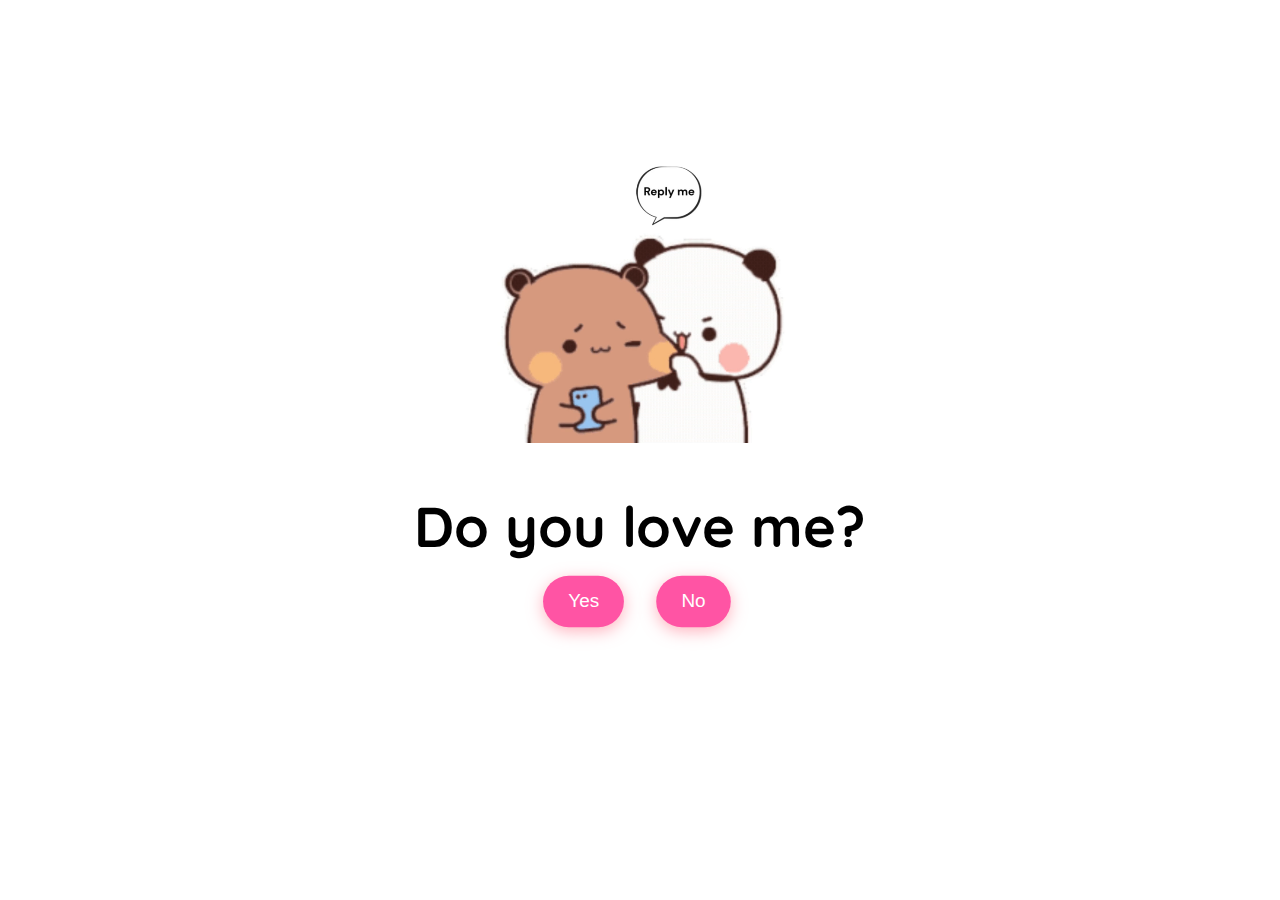
<file: LoveMeValentine/index.html>
<!DOCTYPE html>
<html lang="en">
  <head>
    <meta charset="UTF-8" />
    <meta name="viewport" content="width=device-width, initial-scale=1.0" />
    <link rel="preconnect" href="https://fonts.googleapis.com" />
    <link rel="preconnect" href="https://fonts.gstatic.com" crossorigin />
    <link
      href="https://fonts.googleapis.com/css2?family=Quicksand:wght@300..700&display=swap"
      rel="stylesheet" />
    <link rel="stylesheet" href="style.css" />
    <title>Do you love me?</title>
</head>
<body>

<div class="question-container container">
<video class="local-gif" src="Reply me love.mp4" autoplay muted loop></video>
  <h2 class="question">Do you love me?</h2>
  <div class="button-container">
    <button class="yes-btn btn js-yes-btn">Yes</button>
    <button class="no-btn btn js-no-btn">No</button>
  </div>
</div>
<div class="result-container container">
  <video class="gif-result" src="Love me.mp4" autoplay loop></video>
  <h2>I knew it😍!</h2>
</div>

<div class="cssload-main">
  <div class="cssload-heart">
    <span class="cssload-heartL"></span>
    <span class="cssload-heartR"></span>
    <span class="cssload-square"></span>
  </div>
  <div class="cssload-shadow"></div>
</div>
<script src="script.js"></script>

</body>
</html>
</file>
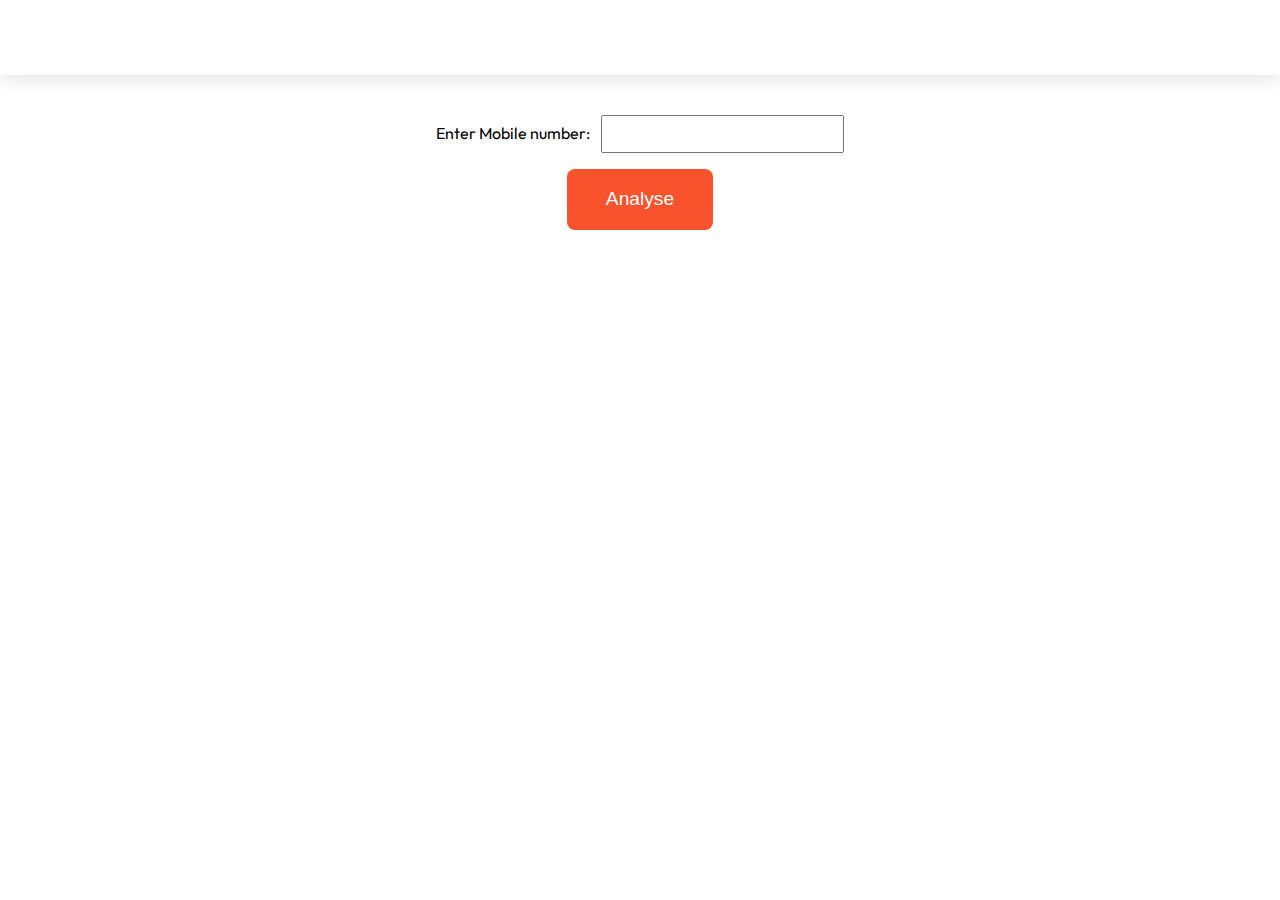
<file: Number/index.html>
<!DOCTYPE html>
<html lang="en">
	<head>
		<meta charset="UTF-8" />
		<meta http-equiv="X-UA-Compatible" content="IE=edge" />
		<meta name="viewport" content="width=device-width, initial-scale=1.0" />
		<link
			href="https://unpkg.com/boxicons@2.1.4/css/boxicons.min.css"
			rel="stylesheet" />
		<link rel="stylesheet" href="../index.css" />
		<link rel="stylesheet" href="../bookPage.css" />
		<title>Number Page</title>
	</head>

	<body>
		<div id="header-placeholder"></div>
		<section
			class="container"
			id="numberSection"
			style="text-align:center; margin-top:40px;">
			<div style="margin-bottom: 1em;">
				<label for="numberInput">Enter Mobile number:</label>
				<input
					type="number"
					id="numberInput"
					style="font-size:1em; padding:0.5em 1em; margin-left:0.5em;" />
			</div>
			<div style="margin-bottom: 1em;">
				<button
					id="processNumberBtn"
					style="padding: 1em 2em; font-size: 1.2em; background: #f9532d; color: white; border: none; border-radius: 8px; cursor: pointer;">
					Analyse
				</button>
			</div>
			<div
				id="numberResult"
				style="font-size:1.1em; margin-bottom:1em; color:#333;"></div>
		</section>
		<script src="../shared.js"></script>
		<script src="number.js"></script>
		<script src="../header.js"></script>
		<script>
			// Load header using the header manager
			window.headerManager.loadHeader();
		</script>
	</body>
</html>
</file>
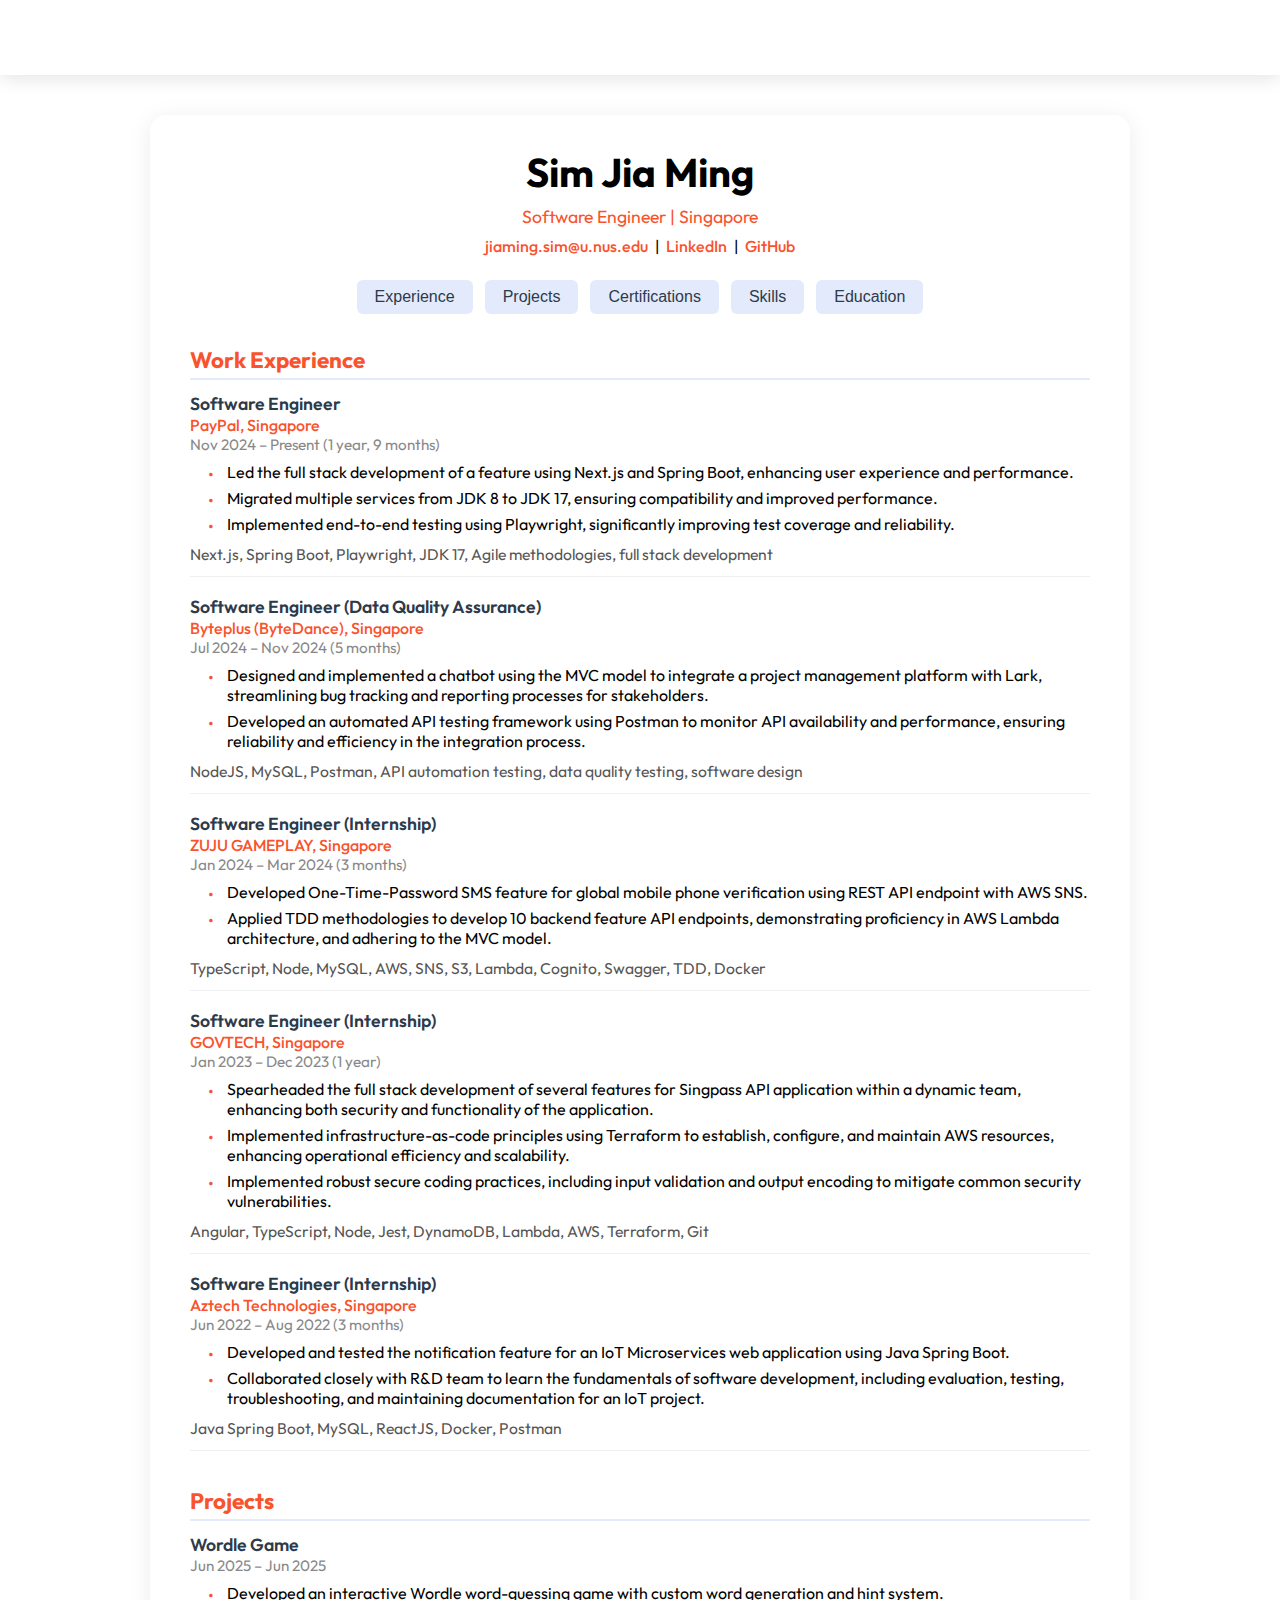
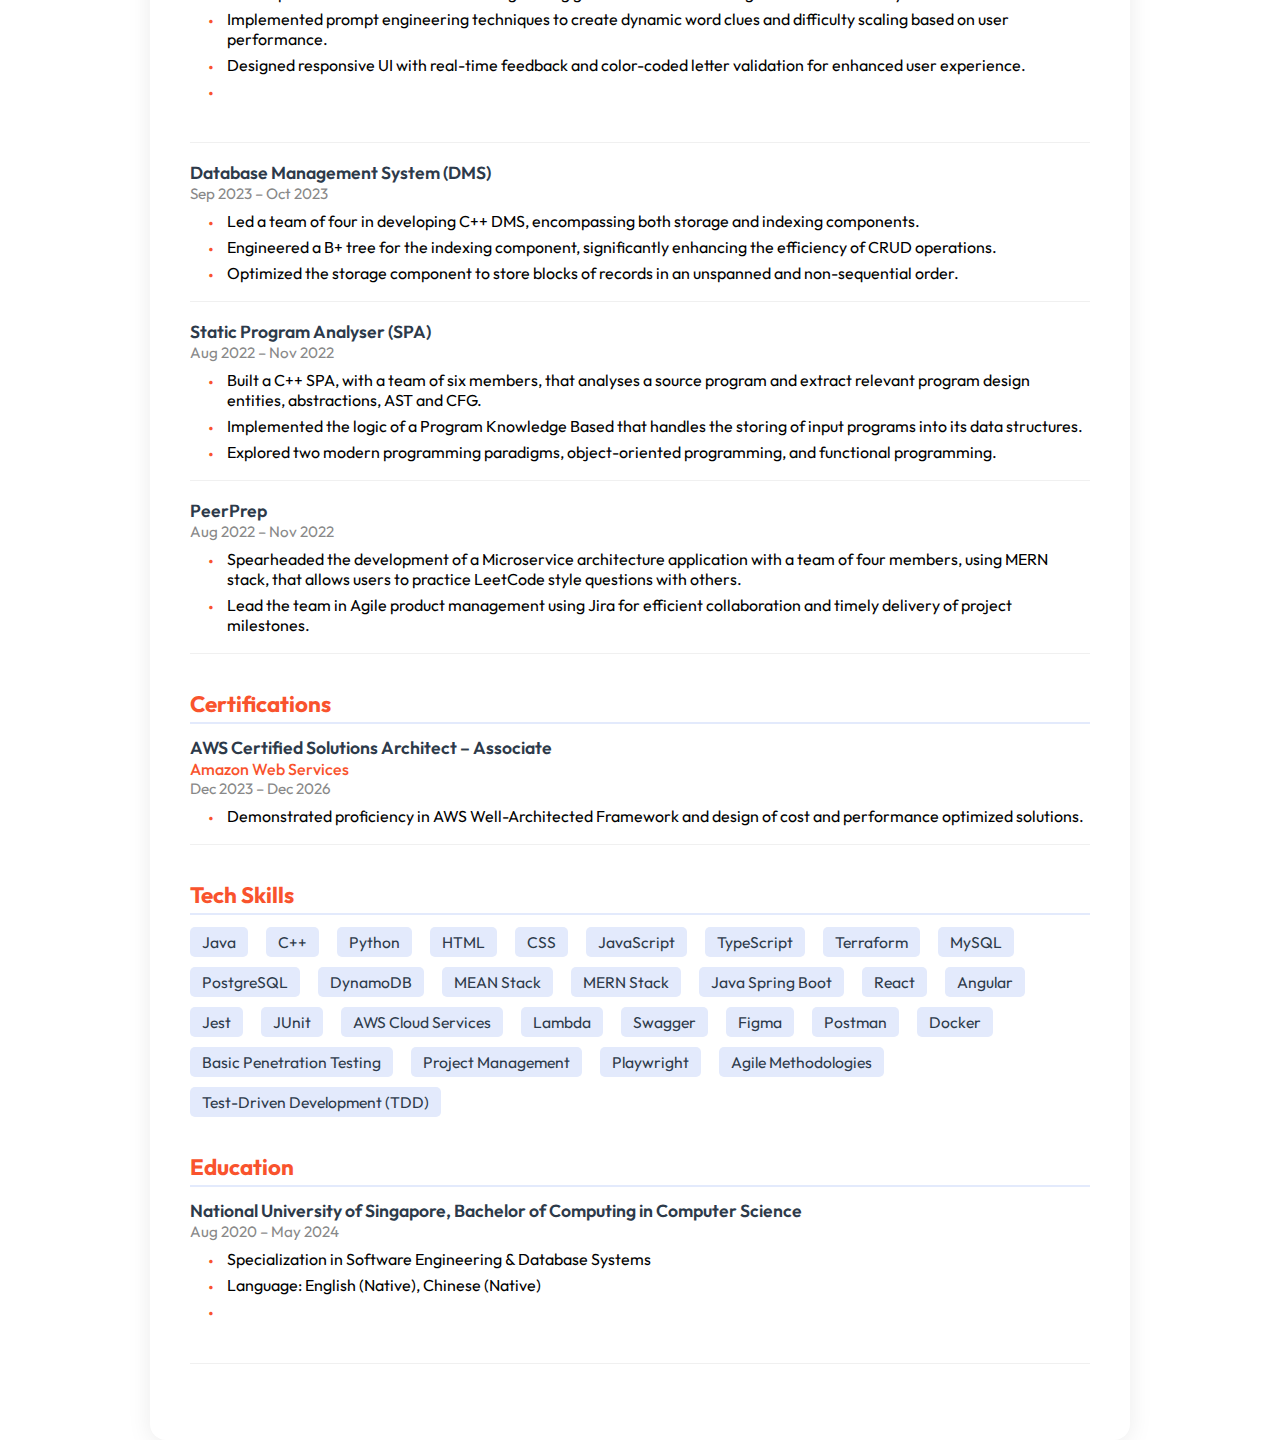
<file: Portfolio/index.html>
<!DOCTYPE html>
<html lang="en">
	<head>
		<meta charset="UTF-8" />
		<meta http-equiv="X-UA-Compatible" content="IE=edge" />
		<meta name="viewport" content="width=device-width, initial-scale=1.0" />
		<link
			href="https://unpkg.com/boxicons@2.1.4/css/boxicons.min.css"
			rel="stylesheet" />
		<link rel="stylesheet" href="../index.css" />
		<link rel="stylesheet" href="portfolio.css" />
		<title>Portfolio | Sim Jia Ming</title>
	</head>

	<body>
		<div id="header-placeholder"></div>
		<section class="container" id="portfolioMainSection">
			<div class="portfolio-main">
				<div class="portfolio-header">
					<h1>Sim Jia Ming</h1>
					<p class="subtitle">Software Engineer | Singapore</p>
					<div class="contact-links">
						<a href="mailto:jiaming.sim@u.nus.edu"
							>jiaming.sim@u.nus.edu</a
						>
						|
						<a
							href="https://www.linkedin.com/in/sim-jia-ming/"
							target="_blank"
							>LinkedIn</a
						>
						|
						<a href="https://github.com/SimJM" target="_blank"
							>GitHub</a
						>
					</div>
				</div>
				<nav class="portfolio-nav">
					<button onclick="scrollToSection('experience')">
						Experience
					</button>
					<button onclick="scrollToSection('projects')">
						Projects
					</button>
					<button onclick="scrollToSection('certifications')">
						Certifications
					</button>
					<button onclick="scrollToSection('skills')">Skills</button>
					<button onclick="scrollToSection('education')">
						Education
					</button>
				</nav>
				<main>
					<section id="experience"></section>
					<section id="projects"></section>
					<section id="certifications"></section>
					<section id="skills"></section>
					<section id="education"></section>
				</main>
			</div>
		</section>
		<script src="../shared.js"></script>
		<script src="portfolio-content.js"></script>
		<script src="portfolio.js"></script>
		<script src="../header.js"></script>
		<script>
			// Load header using the header manager
			window.headerManager.loadHeader();
		</script>
	</body>
</html>
</file>
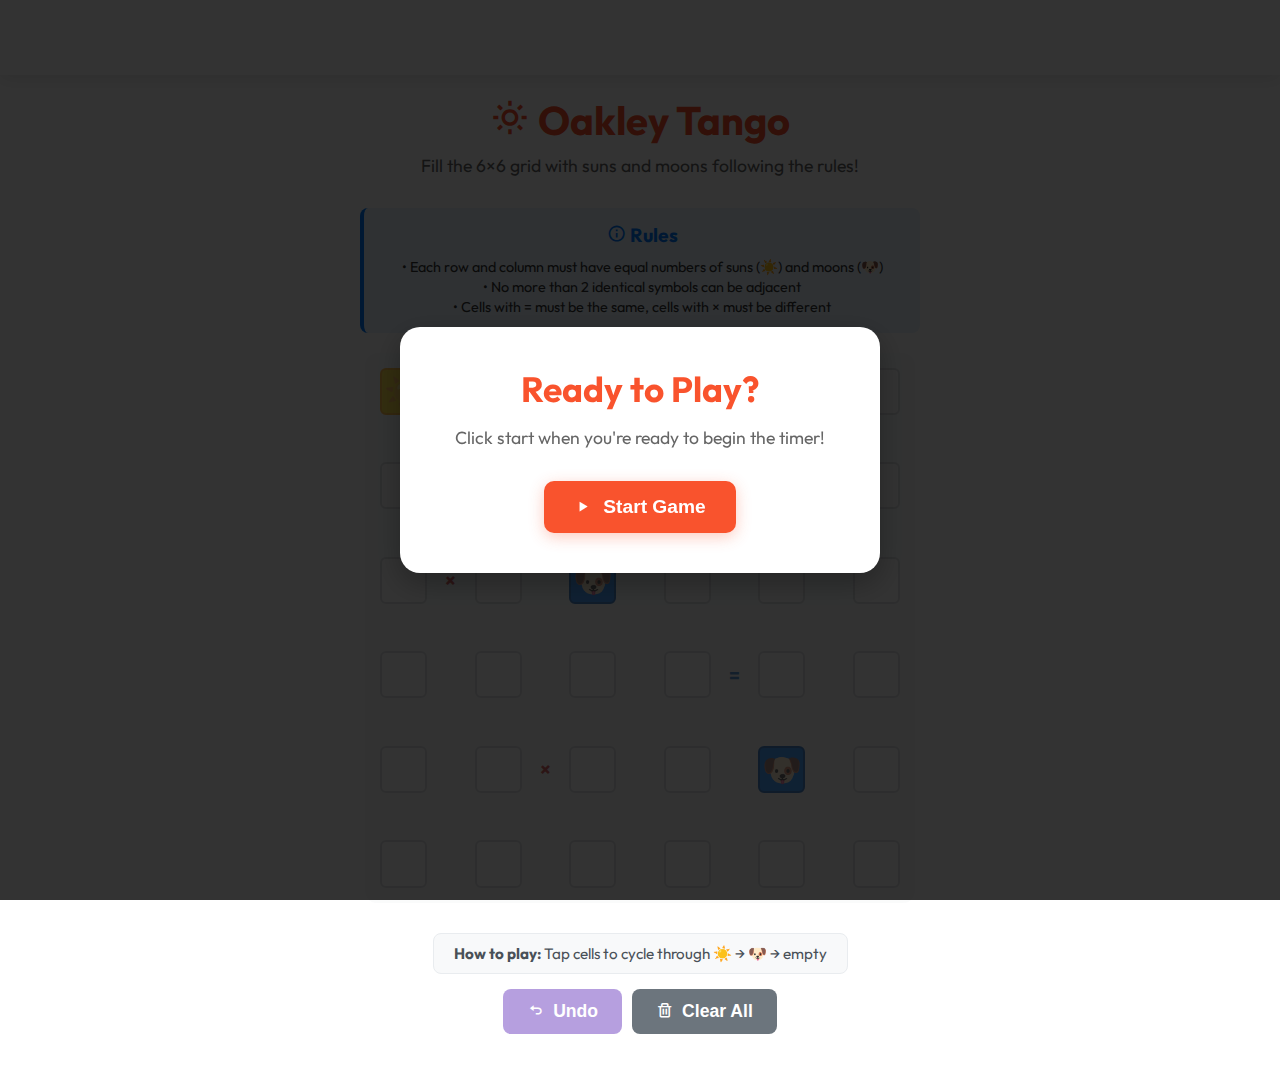
<file: Tango/index.html>
<!DOCTYPE html>
<html lang="en">
	<head>
		<meta charset="UTF-8" />
		<meta http-equiv="X-UA-Compatible" content="IE=edge" />
		<meta
			name="viewport"
			content="width=device-width, initial-scale=1.0, maximum-scale=1.0, minimum-scale=1.0, user-scalable=no, shrink-to-fit=no" />
		<link
			href="https://unpkg.com/boxicons@2.1.4/css/boxicons.min.css"
			rel="stylesheet" />
		<link rel="stylesheet" href="../index.css" />
		<link rel="stylesheet" href="../bookPage.css" />
		<style>
			/* Tango Game Styles */
			/* Prevent zoom and text selection */

			* {
			    -webkit-user-select: none;
			    -moz-user-select: none;
			    -ms-user-select: none;
			    user-select: none;
			    -webkit-touch-callout: none;
				<p>
					• Each row and column must have equal 					<p>
						<strong>How to play:</strong> Tap cells to cycle through
						☀️ → 🌑 → empty
					</p>ers of suns (☀️)
					and moons (🌑)<br />
					• No more than 2 identical symbols can be adjacent<br />   -webkit-tap-highlight-					<p>
						<strong>How to play:</strong> Tap cells to cycle through
						☀️ → 🌑 → empty
					</p>r: transparent;
			}

			html,
			body {
			    touch-action: manipulation;
			    -ms-touch-action: manipulation;
			}

			.tango-container {
			    max-width: 600px;
			    margin: 0 auto;
			    padding: clamp(10px, 3vw, 20px);
			    text-align: center;
			    width: 100%;
			    box-sizing: border-box;
			}

			.tango-subtitle {
			    color: #666;
			    margin-bottom: 30px;
			    font-size: clamp(1em, 3.5vw, 1.1em);
			    transition: all 0.3s ease;
			    line-height: 1.3;
			}

			.tango-subtitle.custom-challenge {
			    color: #f9532d;
			    font-weight: 600;
			}

			.game-board {
			    display: grid;
			    grid-template-columns: repeat(11, minmax(0, 1fr));
			    grid-template-rows: repeat(11, minmax(0, 1fr));
			    gap: 0;
			    margin-bottom: 30px;
			    justify-content: center;
			    max-width: min(550px, 95vw);
			    width: 100%;
			    aspect-ratio: 1;
			    margin-left: auto;
			    margin-right: auto;
			    background: #f8f9fa;
			    padding: clamp(8px, 2.5vw, 15px);
			    border-radius: 12px;
			    box-sizing: border-box;
			}

			.cell {
			    display: flex;
			    align-items: center;
			    justify-content: center;
			    font-size: clamp(1.2em, 4vw, 2em);
			    background: white;
			    cursor: pointer;
			    /* Optimized transitions - only animate background and border for performance */
			    transition: background-color 0.15s ease, border-color 0.15s ease;
			    border-radius: clamp(3px, 1vw, 6px);
			    user-select: none;
			    border: clamp(1px, 0.3vw, 2px) solid #d3d6da;
			    aspect-ratio: 1;
			    min-height: 0;
			    min-width: 0;
			    width: 100%;
			    height: 100%;
			    /* Use transform3d to enable hardware acceleration */
			    transform: translate3d(0, 0, 0);
			    will-change: background-color, border-color;
			    box-sizing: border-box;
			}

			.cell.playable:hover {
			    background: #f0f0f0;
			    /* Removed heavy transform and box-shadow for better performance */
			    border-color: #bbb;
			}

			/* Enhanced touch interaction for mobile */
			@media (hover: none) and (pointer: coarse) {
			    .cell.playable:hover {
			        background: white; /* Reset hover on touch devices */
			        border-color: #d3d6da;
			    }

			    .cell.playable:active {
			        background: #e8e8e8;
			        transform: scale(0.95);
			        transition: all 0.1s ease;
			    }

			    .control-btn:active {
			        transform: scale(0.98);
			        transition: all 0.1s ease;
			    }
			}

			.separator {
			    display: flex;
			    align-items: center;
			    justify-content: center;
			    font-size: clamp(0.8em, 3vw, 1.2em);
			    font-weight: bold;
			    background: transparent;
			    color: #666;
			    cursor: default;
			    user-select: none;
			    aspect-ratio: 1;
			    width: 100%;
			    height: 100%;
			    box-sizing: border-box;
			}

			.separator.equals {
			    color: #1971c2;
			}

			.separator.times {
			    color: #c92a2a;
			}

			.cell.sun {
			    background: #ffd700;
			    color: #333;
			    border-color: #ffa500;
			    /* Faster transition for frequent updates */
			    transition: all 0.1s ease;
			}

			.cell.moon {
			    background: #007bff;
			    color: white;
			    border-color: #0056b3;
			    /* Faster transition for frequent updates */
			    transition: all 0.1s ease;
			}

			.cell.constraint {
			    background: #e8e8e8;
			    border-color: #ccc;
			    cursor: default;
			    font-size: clamp(1em, 3vw, 1.5em);
			    font-weight: bold;
			}

			.cell.constraint.equals {
			    background: #e8f4fd;
			    color: #007bff;
			}

			.cell.constraint.times {
			    background: #ffe8e8;
			    color: #dc3545;
			}

			.cell.error {
			    border-color: #dc3545 !important;
			    animation: shake 0.5s ease-in-out;
			}

			@keyframes shake {
			    0%, 100% { transform: translateX(0); }
			    25% { transform: translateX(-5px); }
			    75% { transform: translateX(5px); }
			}

			.controls {
			    display: flex;
			    flex-direction: column;
			    align-items: center;
			    gap: 15px;
			    margin-bottom: 30px;
			}

			.controls > div:last-child {
			    display: flex;
			    gap: 10px;
			    flex-wrap: wrap;
			    justify-content: center;
			    width: 100%;
			}

			.instructions-text {
			    text-align: center;
			    padding: 10px 20px;
			    background: #f8f9fa;
			    border: 1px solid #e9ecef;
			    border-radius: 8px;
			    color: #495057;
			}

			.instructions-text p {
			    margin: 0;
			    font-size: 0.95em;
			}

			.control-btn {
			    padding: 12px 24px;
			    font-size: 1.1em;
			    border: none;
			    border-radius: 8px;
			    cursor: pointer;
			    font-weight: 600;
			    transition: all 0.3s ease;
			    display: flex;
			    align-items: center;
			    gap: 8px;
			}

			.control-btn.sun-btn {
			    background: #ffd700;
			    color: #333;
			}

			.control-btn.sun-btn:hover {
			    background: #ffed4a;
			}

			.control-btn.moon-btn {
			    background: #4a4a4a;
			    color: white;
			}

			.control-btn.moon-btn:hover {
			    background: #666;
			}

			.control-btn.clear-btn {
			    background: #6c757d;
			    color: white;
			}

			.control-btn.clear-btn:hover {
			    background: #545b62;
			}

			.control-btn.undo-btn {
			    background: #6f42c1;
			    color: white;
			}

			.control-btn.undo-btn:hover:not(:disabled) {
			    background: #5a32a3;
			}

			.control-btn.undo-btn:disabled {
			    cursor: not-allowed;
			    opacity: 0.5;
			}

			.game-stats {
			    margin-top: 30px;
			    padding: 20px;
			    background: #f8f9fa;
			    border-radius: 12px;
			    display: none;
			}

			.stats-title {
			    font-size: 1.5em;
			    font-weight: bold;
			    color: #333;
			    margin-bottom: 15px;
			}

			.stats-grid {
			    display: grid;
			    grid-template-columns: repeat(4, 1fr);
			    gap: 15px;
			    margin-bottom: 20px;
			}

			.stat-item {
			    text-align: center;
			}

			.stat-number {
			    font-size: 2em;
			    font-weight: bold;
			    color: #f9532d;
			}

			.stat-label {
			    font-size: 0.8em;
			    color: #666;
			    text-transform: uppercase;
			}

			.new-game-btn {
			    background: #f9532d;
			    color: white;
			    border: none;
			    padding: 12px 24px;
			    border-radius: 8px;
			    font-size: 1em;
			    font-weight: bold;
			    cursor: pointer;
			    transition: background 0.3s ease;
			}

			.new-game-btn:hover {
			    background: #e84419;
			}

			/* Modal styles */
			.modal-overlay {
			    position: fixed;
			    top: 0;
			    left: 0;
			    width: 100%;
			    height: 100%;
			    background: rgba(0, 0, 0, 0.7);
			    display: none;
			    justify-content: center;
			    align-items: center;
			    z-index: 1000;
			    animation: fadeIn 0.3s ease-in-out;
			}

			.modal-content {
			    background: white;
			    padding: 30px;
			    border-radius: 15px;
			    text-align: center;
			    max-width: 400px;
			    width: 90%;
			    max-height: 80vh;
			    overflow-y: auto;
			    box-shadow: 0 10px 30px rgba(0, 0, 0, 0.3);
			    animation: slideUp 0.3s ease-in-out;
			}

			.success-title {
			    font-size: 2.5em;
			    color: #28a745;
			    margin-bottom: 15px;
			    font-weight: bold;
			}

			.success-subtitle {
			    font-size: 1.2em;
			    color: #333;
			    margin-bottom: 25px;
			}

			.completion-time {
			    font-size: 1.4em;
			    font-weight: bold;
			    color: #f9532d;
			    margin-bottom: 25px;
			    font-family: 'Courier New', monospace;
			}

			.modal-buttons {
			    display: flex;
			    gap: 10px;
			    justify-content: center;
			    margin-top: 25px;
			    flex-wrap: wrap;
			}

			.modal-btn {
			    background: #f9532d;
			    color: white;
			    border: none;
			    padding: 12px 16px;
			    border-radius: 8px;
			    font-size: 0.9em;
			    font-weight: bold;
			    cursor: pointer;
			    transition: background 0.3s ease;
			    display: flex;
			    align-items: center;
			    justify-content: center;
			    gap: 5px;
			    white-space: nowrap;
			    text-align: center;
			}

			.modal-btn:hover {
			    background: #e84419;
			}

			.modal-btn.secondary {
			    background: #666;
			}

			.modal-btn.secondary:hover {
			    background: #555;
			}

			@keyframes fadeIn {
			    from {
			        opacity: 0;
			    }
			    to {
			        opacity: 1;
			    }
			}

			@keyframes slideUp {
			    from {
			        transform: translateY(30px);
			        opacity: 0;
			    }
			    to {
			        transform: translateY(0);
			        opacity: 1;
			    }
			}

			/* Mobile-first responsive design */

			/* Very small screens (under 320px) */
			@media (max-width: 319px) {
			    .tango-container {
			        padding: 5px;
			    }

			    .game-board {
			        max-width: 95vw;
			        padding: 5px;
			        border-radius: 6px;
			    }

			    .controls {
			        gap: 6px;
			        margin-bottom: 15px;
			    }

			    .control-btn {
			        padding: 6px 10px;
			        font-size: 0.8em;
			        border-radius: 4px;
			        flex: 1;
			        min-width: 0;
			    }

			    .instructions-text,
			    .puzzle-info {
			        padding: 6px;
			        font-size: 0.75em;
			        border-radius: 4px;
			        margin-bottom: 12px;
			    }

			    .puzzle-info h3 {
			        font-size: 0.85em;
			        margin-bottom: 4px;
			    }

			    .modal-content {
			        padding: 15px;
			        width: 90vw;
			        max-width: 280px;
			    }

			    .success-title {
			        font-size: 1.5em;
			    }

			    .success-subtitle {
			        font-size: 0.9em;
			    }

			    .completion-time {
			        font-size: 1em;
			    }

			    .modal-btn {
			        padding: 8px 12px;
			        font-size: 0.8em;
			    }

			    .start-content {
			        padding: 20px;
			        width: 90vw;
			        max-width: 280px;
			    }

			    .start-title {
			        font-size: 1.4em;
			    }

			    .start-subtitle {
			        font-size: 0.9em;
			        margin-bottom: 15px;
			    }

			    .start-btn {
			        padding: 10px 16px;
			        font-size: 0.95em;
			    }
			}

			/* Base styles for mobile (320px+) */
			@media (max-width: 480px) {
			    .tango-container {
			        padding: clamp(8px, 2vw, 15px);
			    }

			    .game-board {
			        max-width: min(95vw, 400px);
			        padding: clamp(6px, 2vw, 12px);
			        border-radius: 8px;
			    }

			    .controls {
			        gap: 8px;
			        margin-bottom: 20px;
			    }

			    .control-btn {
			        padding: clamp(8px, 2vw, 12px) clamp(12px, 3vw, 16px);
			        font-size: clamp(0.85em, 3.5vw, 1em);
			        border-radius: 6px;
			    }

			    .instructions-text {
			        padding: clamp(8px, 2vw, 12px);
			        font-size: clamp(0.8em, 3vw, 0.9em);
			        border-radius: 6px;
			    }

			    .puzzle-info {
			        padding: clamp(8px, 2vw, 12px);
			        font-size: clamp(0.8em, 3vw, 0.9em);
			        border-radius: 6px;
			        margin-bottom: clamp(15px, 3vw, 20px);
			    }

			    .puzzle-info h3 {
			        font-size: clamp(0.9em, 3.5vw, 1.1em);
			        margin-bottom: clamp(6px, 1.5vw, 10px);
			    }

			    .stats-grid {
			        grid-template-columns: repeat(2, 1fr);
			        gap: clamp(8px, 2vw, 12px);
			    }

			    .stat-number {
			        font-size: clamp(1.4em, 6vw, 2em);
			    }

			    .stat-label {
			        font-size: clamp(0.7em, 2.5vw, 0.8em);
			    }

			    .modal-content {
			        padding: clamp(20px, 5vw, 30px);
			        width: clamp(280px, 85vw, 350px);
			        border-radius: 12px;
			    }

			    .modal-buttons {
			        flex-direction: column;
			        gap: 8px;
			    }

			    .modal-btn {
			        width: 100%;
			        justify-content: center;
			        padding: clamp(10px, 2.5vw, 12px) clamp(14px, 3vw, 16px);
			        font-size: clamp(0.85em, 3vw, 0.9em);
			    }

			    .success-title {
			        font-size: clamp(1.8em, 6vw, 2.2em);
			    }

			    .success-subtitle {
			        font-size: clamp(1em, 3.5vw, 1.1em);
			    }

			    .completion-time {
			        font-size: clamp(1.1em, 4vw, 1.3em);
			    }

			    .timer-display {
			        font-size: clamp(1.2em, 4vw, 1.4em);
			        margin: clamp(10px, 2.5vw, 15px) 0;
			    }

			    .start-content {
			        padding: clamp(25px, 6vw, 35px);
			        width: clamp(280px, 85vw, 350px);
			        border-radius: 15px;
			    }

			    .start-title {
			        font-size: clamp(1.6em, 5vw, 2em);
			    }

			    .start-subtitle {
			        font-size: clamp(0.95em, 3vw, 1.05em);
			        margin-bottom: clamp(20px, 4vw, 25px);
			    }

			    .start-btn {
			        padding: clamp(12px, 3vw, 15px) clamp(20px, 4vw, 25px);
			        font-size: clamp(1em, 3.5vw, 1.1em);
			        border-radius: 8px;
			    }
			}

			/* Tablet styles (481px - 768px) */
			@media (min-width: 481px) and (max-width: 768px) {
			    .tango-container {
			        padding: clamp(15px, 3vw, 20px);
			    }

			    .game-board {
			        max-width: min(85vw, 500px);
			        padding: clamp(10px, 2vw, 15px);
			    }

			    .controls {
			        gap: 12px;
			    }

			    .control-btn {
			        padding: 10px 18px;
			        font-size: 1em;
			    }

			    .stats-grid {
			        grid-template-columns: repeat(4, 1fr);
			        gap: 12px;
			    }

			    .modal-content {
			        width: clamp(350px, 70vw, 400px);
			        padding: 30px;
			    }

			    .modal-buttons {
			        flex-direction: row;
			        gap: 10px;
			        flex-wrap: wrap;
			        justify-content: center;
			    }

			    .modal-btn {
			        flex: 1;
			        min-width: 120px;
			        max-width: 150px;
			    }
			}

			/* Desktop styles (769px+) */
			@media (min-width: 769px) {
			    .game-board {
			        max-width: 550px;
			    }

			    .modal-buttons {
			        flex-direction: row;
			        gap: 15px;
			        justify-content: center;
			    }

			    .modal-btn {
			        flex: 0 1 auto;
			        min-width: 130px;
			    }
			}

			/* Dark mode styles */
			body.dark-mode .tango-container {
			    color: #e0e0e0;
			}

			body.dark-mode .tango-subtitle {
			    color: #ccc;
			}

			body.dark-mode .cell {
			    background: #2d2d2d;
			    border-color: #444;
			    color: #e0e0e0;
			}

			body.dark-mode .cell:hover:not(.constraint) {
			    background: #3d3d3d;
			}

			body.dark-mode .cell.sun {
			    background: #ffd700;
			    color: #333;
			    border-color: #ffa500;
			}

			body.dark-mode .cell.moon {
			    background: #0d6efd;
			    color: white;
			    border-color: #0a58ca;
			}

			body.dark-mode .game-board {
			    background: #1a1a1a;
			    border: 1px solid #333;
			}

			body.dark-mode .cell.constraint {
			    background: #3d3d3d;
			    border-color: #555;
			    color: #ccc;
			}

			body.dark-mode .cell.constraint.equals {
			    background: #1a2a3d;
			    color: #4dabf7;
			}

			body.dark-mode .instructions-text {
			    background: #2a2a2a;
			    border-color: #444;
			    color: #e0e0e0;
			}

			body.dark-mode .game-stats {
			    background: #1a1a1a;
			    border: 1px solid #333;
			}

			body.dark-mode .stats-title {
			    color: #e0e0e0;
			}

			body.dark-mode .stat-label {
			    color: #ccc;
			}

			body.dark-mode .modal-content {
			    background: #1a1a1a;
			    color: #e0e0e0;
			}

			body.dark-mode .success-subtitle {
			    color: #e0e0e0;
			}

			body.dark-mode .completion-time {
			    color: #f9532d;
			}

			.message {
			    margin: 20px 0;
			    padding: 15px;
			    border-radius: 8px;
			    font-weight: bold;
			    display: none;
			}

			.message.success {
			    background: #d4edda;
			    color: #155724;
			    border: 1px solid #c3e6cb;
			}

			.message.error {
			    background: #f8d7da;
			    color: #721c24;
			    border: 1px solid #f5c6cb;
			}

			.message.info {
			    background: #d1ecf1;
			    color: #0c5460;
			    border: 1px solid #bee5eb;
			}

			/* Timer Display */
			.timer-display {
			    font-size: clamp(1.2em, 4vw, 1.5em);
			    font-weight: bold;
			    color: #f9532d;
			    text-align: center;
			    margin: clamp(10px, 2.5vw, 15px) 0;
			    font-family: 'Courier New', monospace;
			    display: none;
			}

			/* Start Game Overlay */
			.start-overlay {
			    position: fixed;
			    top: 0;
			    left: 0;
			    width: 100%;
			    height: 100%;
			    background: rgba(0, 0, 0, 0.8);
			    display: flex;
			    justify-content: center;
			    align-items: center;
			    z-index: 2000;
			    animation: fadeIn 0.3s ease-in-out;
			}

			.start-content {
			    background: white;
			    padding: 40px;
			    border-radius: 20px;
			    text-align: center;
			    max-width: 400px;
			    width: 90%;
			    box-shadow: 0 10px 30px rgba(0, 0, 0, 0.3);
			    animation: slideUp 0.3s ease-in-out;
			}

			.start-title {
			    font-size: 2.2em;
			    color: #f9532d;
			    margin-bottom: 15px;
			    font-weight: bold;
			}

			.start-subtitle {
			    font-size: 1.1em;
			    color: #666;
			    margin-bottom: 30px;
			    line-height: 1.4;
			}

			.start-btn {
			    background: #f9532d;
			    color: white;
			    border: none;
			    padding: 15px 30px;
			    border-radius: 10px;
			    font-size: 1.2em;
			    font-weight: bold;
			    cursor: pointer;
			    transition: all 0.3s ease;
			    display: flex;
			    align-items: center;
			    gap: 10px;
			    margin: 0 auto;
			    box-shadow: 0 4px 15px rgba(249, 83, 45, 0.3);
			}

			.start-btn:hover {
			    background: #e84419;
			    transform: translateY(-2px);
			    box-shadow: 0 6px 20px rgba(249, 83, 45, 0.4);
			}

			.game-board.disabled {
			    pointer-events: none;
			    opacity: 0.7;
			}

			body.dark-mode .message.success {
			    background: #2d4a35;
			    color: #a3d9a5;
			    border-color: #3e5e42;
			}

			body.dark-mode .message.error {
			    background: #4a2d2d;
			    color: #d9a3a3;
			    border-color: #5e3e3e;
			}

			body.dark-mode .message.info {
			    background: #2d3e4a;
			    color: #a3c7d9;
			    border-color: #3e4e5e;
			}

			/* Dark mode styles for timer and start overlay */
			body.dark-mode .timer-display {
			    color: #f9532d;
			}

			body.dark-mode .start-content {
			    background: #1a1a1a;
			    color: #e0e0e0;
			}

			body.dark-mode .start-title {
			    color: #f9532d;
			}

			body.dark-mode .start-subtitle {
			    color: #ccc;
			}

			body.dark-mode .instructions-text {
			    background: #2a2a2a;
			    border-color: #444;
			    color: #e0e0e0;
			}

			.puzzle-info {
			    background: #e8f4fd;
			    padding: clamp(10px, 2.5vw, 15px);
			    border-radius: 8px;
			    margin-bottom: clamp(15px, 3vw, 20px);
			    border-left: 4px solid #007bff;
			    box-sizing: border-box;
			}

			.puzzle-info h3 {
			    margin: 0 0 clamp(6px, 1.5vw, 10px) 0;
			    color: #007bff;
			    font-size: clamp(1em, 3.5vw, 1.2em);
			}

			.puzzle-info p {
			    margin: 0;
			    color: #333;
			    font-size: clamp(0.85em, 3vw, 0.9em);
			    line-height: 1.4;
			}

			body.dark-mode .puzzle-info {
			    background: #1a2a3d;
			    border-left-color: #4dabf7;
			}

			body.dark-mode .puzzle-info h3 {
			    color: #4dabf7;
			}

			body.dark-mode .puzzle-info p {
			    color: #e0e0e0;
			}
		</style>
		<title>Oakley Tango Game</title>
	</head>

	<body>
		<div id="header-placeholder"></div>

		<section class="container tango-container">
			<h1
				style="color: #f9532d; margin-bottom: 10px; font-size: clamp(1.8em, 6vw, 2.5em);">
				<i class="bx bx-sun"></i> Oakley Tango
			</h1>
			<p id="gameSubtitle" class="tango-subtitle">
				Fill the 6×6 grid with suns and moons following the rules!
			</p>

			<div class="puzzle-info">
				<h3><i class="bx bx-info-circle"></i> Rules</h3>
				<p>
					• Each row and column must have equal numbers of suns (☀️)
					and moons (🐶)<br />
					• No more than 2 identical symbols can be adjacent<br />
					• Cells with = must be the same, cells with × must be
					different
				</p>
			</div>

			<div id="message" class="message"></div>

			<!-- Timer Display -->
			<div id="timerDisplay" class="timer-display">0:00.00</div>

			<!-- Start Game Overlay -->
			<div id="startOverlay" class="start-overlay">
				<div class="start-content">
					<h2 class="start-title">Ready to Play?</h2>
					<p class="start-subtitle">
						Click start when you're ready to begin the timer!
					</p>
					<button class="start-btn" onclick="startGame()">
						<i class="bx bx-play"></i>
						Start Game
					</button>
				</div>
			</div>

			<div class="game-board" id="gameBoard">
				<!-- Grid will be generated by JavaScript -->
			</div>

			<div class="controls">
				<div class="instructions-text">
					<p>
						<strong>How to play:</strong> Tap cells to cycle through
						☀️ → 🐶 → empty
					</p>
				</div>
				<div
					style="display: flex; gap: 10px; flex-wrap: wrap; justify-content: center;">
					<button class="control-btn undo-btn" id="undoBtn">
						<i class="bx bx-undo"></i> Undo
					</button>
					<button class="control-btn clear-btn" id="clearAllBtn">
						<i class="bx bx-trash"></i> Clear All
					</button>
				</div>
			</div>

			<div class="game-stats" id="gameStats">
				<h3 class="stats-title">Statistics</h3>
				<div class="stats-grid">
					<div class="stat-item">
						<div class="stat-number" id="gamesPlayed">0</div>
						<div class="stat-label">Played</div>
					</div>
					<div class="stat-item">
						<div class="stat-number" id="winPercentage">0</div>
						<div class="stat-label">Win %</div>
					</div>
					<div class="stat-item">
						<div class="stat-number" id="currentStreak">0</div>
						<div class="stat-label">Current Streak</div>
					</div>
					<div class="stat-item">
						<div class="stat-number" id="maxStreak">0</div>
						<div class="stat-label">Max Streak</div>
					</div>
				</div>
				<button class="new-game-btn" onclick="startNewGame()">
					New Game
				</button>
			</div>
		</section>

		<!-- Success Modal -->
		<div class="modal-overlay" id="successModal">
			<div class="modal-content">
				<h2 class="success-title">🎉 Puzzle Solved!</h2>
				<p class="success-subtitle">
					Congratulations! You've completed the Tango puzzle!
				</p>
				<div id="completionTime" class="completion-time"></div>

				<div class="modal-buttons">
					<button class="modal-btn" onclick="shareResults()">
						<i class="bx bx-share"></i>
						Share Results
					</button>
					<button class="modal-btn" onclick="copyResults()">
						<i class="bx bx-copy"></i>
						Copy Results
					</button>
					<button
						class="modal-btn secondary"
						onclick="closeSuccessModal()">
						Close
					</button>
				</div>
			</div>
		</div>

		<script src="../shared.js"></script>
		<script src="tango.js"></script>
		<script src="../header.js"></script>
		<script>
			// Load header using the header manager
			window.headerManager.loadHeader();

			// Optimized mobile touch handling for better performance
			let lastTouchEnd = 0;
			document.addEventListener('touchend', function(event) {
			    const now = Date.now();
			    if (now - lastTouchEnd <= 200) { // Reduced from 300ms to 200ms for better responsiveness
			        event.preventDefault();
			    }
			    lastTouchEnd = now;
			}, { passive: false });

			// Prevent pinch-to-zoom with optimized handling
			document.addEventListener('touchmove', function(event) {
			    if (event.touches.length > 1) { // Only prevent when multi-touch
			        event.preventDefault();
			    }
			}, { passive: false });

			// Prevent zoom on double-tap with faster response
			document.addEventListener('dblclick', function(event) {
			    event.preventDefault();
			}, { passive: false });
		</script>
	</body>
</html>
</file>
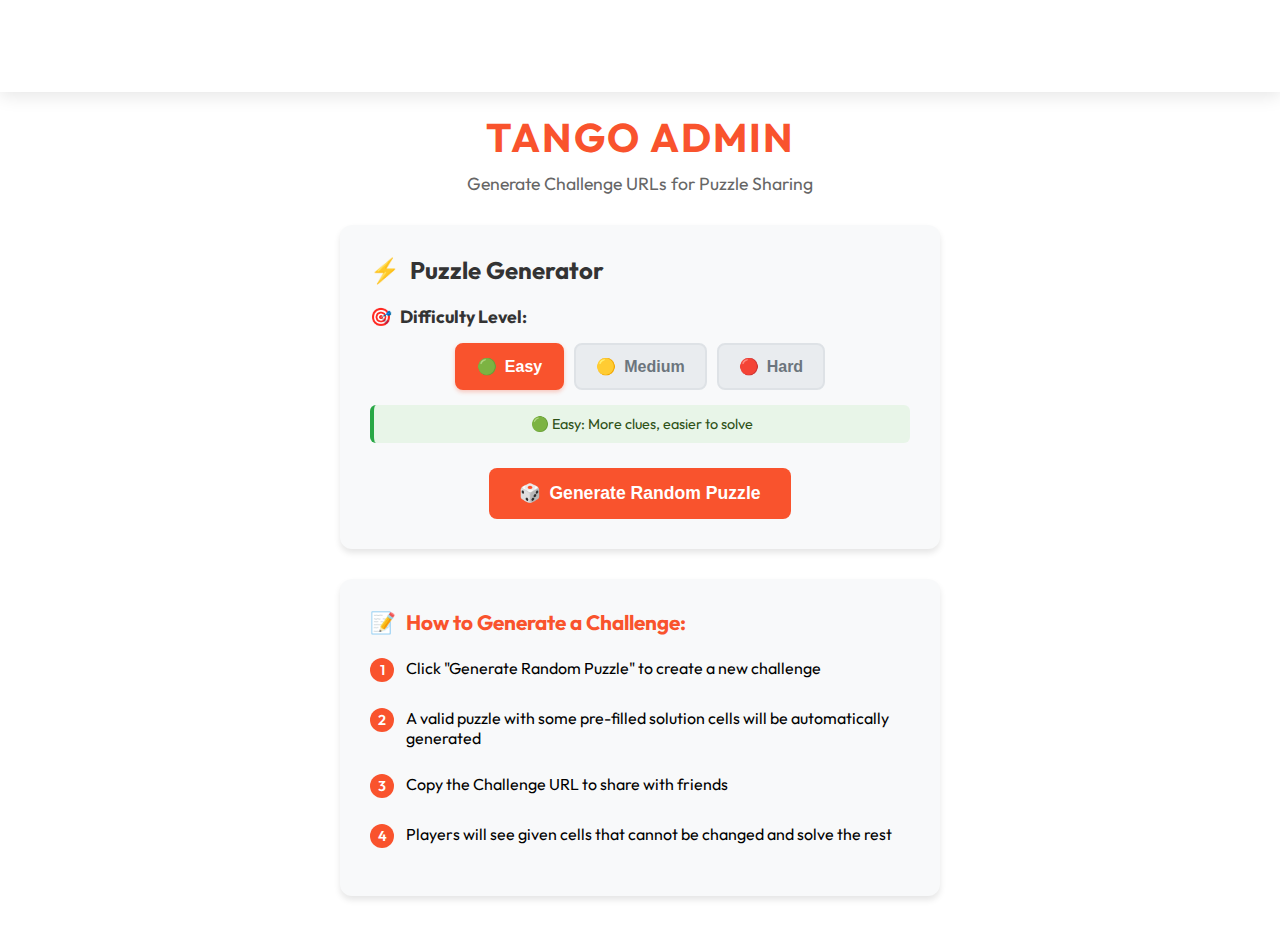
<file: TangoAdmin/index.html>
<!DOCTYPE html>
<html lang="en">
	<head>
		<meta charset="UTF-8" />
		<meta name="viewport" content="width=device-width, initial-scale=1.0" />
		<title>Oakley Tango - Admin Panel</title>
		<link
			href="https://unpkg.com/boxicons@2.1.4/css/boxicons.min.css"
			rel="stylesheet" />
		<link rel="icon" type="image/x-icon" href="../person.png" />
		<script src="../shared.js" defer></script>
		<script src="tango-admin.js" defer></script>
		<script src="../header.js" defer></script>
		<link rel="stylesheet" href="../index.css" />
		<link rel="stylesheet" href="../bookPage.css" />
		<style>
			.admin-container {
			    max-width: 600px;
			    margin: 0 auto;
			    padding: 20px;
			}

			.admin-title {
			    font-size: 2.5em;
			    font-weight: bold;
			    color: #f9532d;
			    margin-bottom: 10px;
			    text-align: center;
			    letter-spacing: 2px;
			}

			.admin-subtitle {
			    color: #666;
			    margin-bottom: 30px;
			    font-size: 1.1em;
			    text-align: center;
			}

			.admin-section {
			    background: #f8f9fa;
			    padding: 30px;
			    border-radius: 12px;
			    box-shadow: 0 4px 6px rgba(0, 0, 0, 0.1);
			    margin-bottom: 30px;
			}

			.section-title {
			    font-size: 1.5em;
			    font-weight: bold;
			    color: #333;
			    margin-bottom: 20px;
			    display: flex;
			    align-items: center;
			    gap: 10px;
			}

			.admin-grid {
			    display: block;
			}

			.instructions {
			    background: #f8f9fa;
			    padding: 30px;
			    border-radius: 12px;
			    box-shadow: 0 4px 6px rgba(0, 0, 0, 0.1);
			    margin-bottom: 30px;
			}

			.instruction-title {
			    font-size: 1.3rem;
			    font-weight: bold;
			    color: #f9532d;
			    margin-bottom: 15px;
			    display: flex;
			    align-items: center;
			    gap: 10px;
			}

			.instruction-list {
			    list-style: none;
			    padding: 0;
			    margin: 0;
			}

			.instruction-list li {
			    margin: 10px 0;
			    padding: 8px 0;
			    display: flex;
			    align-items: flex-start;
			    gap: 12px;
			}

			.instruction-list .step-number {
			    background: #f9532d;
			    color: white;
			    border-radius: 50%;
			    width: 24px;
			    height: 24px;
			    display: flex;
			    align-items: center;
			    justify-content: center;
			    font-size: 0.9rem;
			    font-weight: 600;
			    flex-shrink: 0;
			}

			.action-btn {
			    background: #f9532d;
			    color: white;
			    border: none;
			    padding: 15px 30px;
			    border-radius: 8px;
			    font-size: 1.1em;
			    font-weight: bold;
			    cursor: pointer;
			    transition: background 0.3s ease;
			    display: flex;
			    align-items: center;
			    gap: 8px;
			    margin: 0 auto;
			}

			.action-btn:hover {
			    background: #e84419;
			}

			.action-btn.success {
			    background: #28a745;
			}

			.action-btn.success:hover {
			    background: #218838;
			}

			.difficulty-selector {
			    margin-bottom: 25px;
			}

			.difficulty-title {
			    font-weight: bold;
			    color: #333;
			    margin-bottom: 15px;
			    display: flex;
			    align-items: center;
			    gap: 8px;
			    font-size: 1.1em;
			}

			.difficulty-buttons {
			    display: flex;
			    gap: 10px;
			    margin-bottom: 15px;
			    flex-wrap: wrap;
			    justify-content: center;
			}

			.difficulty-btn {
			    background: #e9ecef;
			    color: #6c757d;
			    padding: 12px 20px;
			    border: 2px solid #dee2e6;
			    border-radius: 8px;
			    cursor: pointer;
			    font-weight: 600;
			    transition: all 0.3s ease;
			    display: flex;
			    align-items: center;
			    gap: 8px;
			    font-size: 1em;
			    min-width: 100px;
			    justify-content: center;
			}

			.difficulty-btn:hover {
			    background: #f8f9fa;
			    border-color: #adb5bd;
			}

			.difficulty-btn.active {
			    background: #f9532d;
			    color: white;
			    border-color: #f9532d;
			    box-shadow: 0 2px 4px rgba(249, 83, 45, 0.3);
			}

			.difficulty-btn.active:hover {
			    background: #e84419;
			    border-color: #e84419;
			}

			.difficulty-info {
			    background: #e8f5e8;
			    padding: 10px 15px;
			    border-radius: 6px;
			    font-size: 0.9em;
			    color: #2d5016;
			    text-align: center;
			    border-left: 4px solid #28a745;
			}

			.puzzle-output {
			    margin: 20px 0;
			}

			.output-title {
			    font-weight: bold;
			    color: #333;
			    margin-bottom: 15px;
			    display: flex;
			    align-items: center;
			    gap: 8px;
			}

			.output-content {
			    width: 100%;
			    font-size: 1em;
			    padding: 12px;
			    border: 2px solid #ddd;
			    border-radius: 8px;
			    background: #f8f9fa;
			    color: #333;
			    font-family: monospace;
			    resize: none;
			    min-height: 50px;
			    max-height: 200px;
			    height: auto;
			    box-sizing: border-box;
			    overflow: hidden;
			}

			.copy-btn {
			    background: #28a745;
			    color: white;
			    padding: 15px 30px;
			    border: none;
			    border-radius: 8px;
			    cursor: pointer;
			    font-weight: bold;
			    display: flex;
			    align-items: center;
			    gap: 8px;
			    transition: background 0.3s ease;
			    white-space: nowrap;
			    flex-shrink: 0;
			    font-size: 1.1em;
			}

			.copy-btn:hover {
			    background: #218838;
			}

			.copy-btn.copied {
			    background: #17a2b8;
			}

			.url-input-wrapper {
			    width: 100%;
			    margin-bottom: 20px;
			}

			.share-buttons {
			    display: flex;
			    gap: 15px;
			    margin: 20px 0;
			    flex-wrap: wrap;
			    justify-content: center;
			}

			/* Desktop: Equal width buttons in a row */
			@media (min-width: 769px) {
			    .share-buttons {
			        gap: 10px;
			    }

			    .copy-btn,
			    .admin-btn {
			        flex: 1;
			        min-width: 0;
			        justify-content: center;
			    }
			}

			.admin-btn {
			    background: #f9532d;
			    color: white;
			    border: none;
			    padding: 15px 30px;
			    border-radius: 8px;
			    font-size: 1.1em;
			    font-weight: bold;
			    cursor: pointer;
			    transition: background 0.3s ease;
			    display: flex;
			    align-items: center;
			    gap: 8px;
			    margin: 0 auto;
			}

			.admin-btn:hover {
			    background: #e84419;
			}

			.admin-btn.secondary {
			    background: #666;
			    margin: 5px;
			}

			.admin-btn.secondary:hover {
			    background: #555;
			}

			.message {
			    margin: 20px 0;
			    padding: 15px;
			    border-radius: 8px;
			    font-weight: bold;
			    display: none;
			}

			.message.success {
			    background: #d4edda;
			    color: #155724;
			    border: 1px solid #c3e6cb;
			}

			.message.error {
			    background: #f8d7da;
			    color: #721c24;
			    border: 1px solid #f5c6cb;
			}

			.message.info {
			    background: #d1ecf1;
			    color: #0c5460;
			    border: 1px solid #bee5eb;
			}

			/* Dark Mode Styles */
			body.dark-mode .admin-section,
			body.dark-mode .instructions {
			    background: #1a1a1a;
			    border: 1px solid #333;
			}

			body.dark-mode .section-title,
			body.dark-mode .output-title {
			    color: #e0e0e0;
			}

			body.dark-mode .instruction-title {
			    color: #f9532d;
			}

			body.dark-mode .output-content {
			    background: #2d2d2d;
			    border-color: #444;
			    color: #e0e0e0;
			}

			body.dark-mode .admin-subtitle {
			    color: #ccc;
			}

			body.dark-mode .message.success {
			    background: #2d4a35;
			    color: #a3d9a5;
			    border-color: #3e5e42;
			}

			body.dark-mode .message.error {
			    background: #4a2d2d;
			    color: #d9a3a3;
			    border-color: #5e3e3e;
			}

			body.dark-mode .message.info {
			    background: #2d3e4a;
			    color: #a3c7d9;
			    border-color: #3e4e5e;
			}

			body.dark-mode .instruction-list span {
			    color: #e0e0e0;
			}

			/* Dark mode styles for difficulty selector */
			body.dark-mode .difficulty-title {
			    color: #e0e0e0;
			}

			body.dark-mode .difficulty-btn {
			    background: #2d2d2d;
			    color: #ccc;
			    border-color: #444;
			}

			body.dark-mode .difficulty-btn:hover {
			    background: #3d3d3d;
			    border-color: #555;
			}

			body.dark-mode .difficulty-btn.active {
			    background: #f9532d;
			    color: white;
			    border-color: #f9532d;
			    box-shadow: 0 2px 4px rgba(249, 83, 45, 0.4);
			}

			body.dark-mode .difficulty-btn.active:hover {
			    background: #e84419;
			    border-color: #e84419;
			}

			body.dark-mode .difficulty-info {
			    background: #2d3d2d;
			    color: #a3d9a5;
			    border-left-color: #28a745;
			}

			/* Mobile responsiveness */
			@media (max-width: 768px) {
			    .admin-container {
			        padding: 15px;
			    }

			    .admin-title {
			        font-size: 2rem;
			    }

			    .action-btn {
			        width: 100%;
			        max-width: 250px;
			        justify-content: center;
			    }

			    .copy-btn {
			        width: 100%;
			        max-width: 300px;
			        justify-content: center;
			    }

			    .share-buttons {
			        flex-direction: column;
			        align-items: center;
			    }

			    .admin-btn {
			        width: 100%;
			        max-width: 300px;
			        justify-content: center;
			    }

			    .difficulty-buttons {
			        flex-direction: column;
			        align-items: center;
			    }

			    .difficulty-btn {
			        width: 100%;
			        max-width: 200px;
			    }
			}
		</style>
	</head>
	<body>
		<div id="header-placeholder"></div>

		<div class="admin-container">
			<h1 class="admin-title">TANGO ADMIN</h1>
			<p class="admin-subtitle">
				Generate Challenge URLs for Puzzle Sharing
			</p>

			<div class="admin-section">
				<div class="section-title">
					<span>⚡</span>
					Puzzle Generator
				</div>

				<div class="difficulty-selector">
					<div class="difficulty-title">
						<span>🎯</span>
						Difficulty Level:
					</div>
					<div class="difficulty-buttons">
						<button
							class="difficulty-btn active"
							id="easyBtn"
							onclick="selectDifficulty('easy')"
							data-difficulty="easy">
							<span>🟢</span>
							Easy
						</button>
						<button
							class="difficulty-btn"
							id="mediumBtn"
							onclick="selectDifficulty('medium')"
							data-difficulty="medium">
							<span>🟡</span>
							Medium
						</button>
						<button
							class="difficulty-btn"
							id="hardBtn"
							onclick="selectDifficulty('hard')"
							data-difficulty="hard">
							<span>🔴</span>
							Hard
						</button>
					</div>
					<div class="difficulty-info" id="difficultyInfo">
						<span>🟢 Easy:</span> More clues, easier to solve
					</div>
				</div>

				<button
					class="action-btn"
					id="generateBtn"
					onclick="generatePuzzle()">
					<span>🎲</span>
					Generate Random Puzzle
				</button>

				<div
					class="puzzle-output"
					id="puzzleOutput"
					style="display: none;">
					<div class="output-title">
						<span>🔗</span>
						Challenge URL:
					</div>
					<div class="url-input-wrapper">
						<textarea
							class="output-content"
							id="challengeUrl"
							readonly></textarea>
					</div>

					<div class="share-buttons">
						<button
							class="copy-btn"
							id="copyUrlBtn"
							onclick="copyURL()">
							<i class="bx bx-copy"></i>
							Copy
						</button>
						<button
							class="admin-btn"
							id="playUrlBtn"
							onclick="playChallenge()"
							style="display: none;">
							<i class="bx bx-play"></i>
							Play
						</button>
						<button
							class="admin-btn"
							id="shareUrlBtn"
							onclick="shareURL()"
							style="display: none;">
							<i class="bx bx-share"></i>
							Share
						</button>
					</div>
				</div>

				<div class="message" id="message"></div>
			</div>

			<div class="instructions">
				<div class="instruction-title">
					<span>📝</span>
					How to Generate a Challenge:
				</div>
				<ol class="instruction-list">
					<li>
						<span class="step-number">1</span
						><span
							>Click "Generate Random Puzzle" to create a new
							challenge</span
						>
					</li>
					<li>
						<span class="step-number">2</span
						><span
							>A valid puzzle with some pre-filled solution cells
							will be automatically generated</span
						>
					</li>
					<li>
						<span class="step-number">3</span
						><span
							>Copy the Challenge URL to share with friends</span
						>
					</li>
					<li>
						<span class="step-number">4</span
						><span
							>Players will see given cells that cannot be changed
							and solve the rest</span
						>
					</li>
				</ol>
			</div>
		</div>
	</body>
</html>
</file>
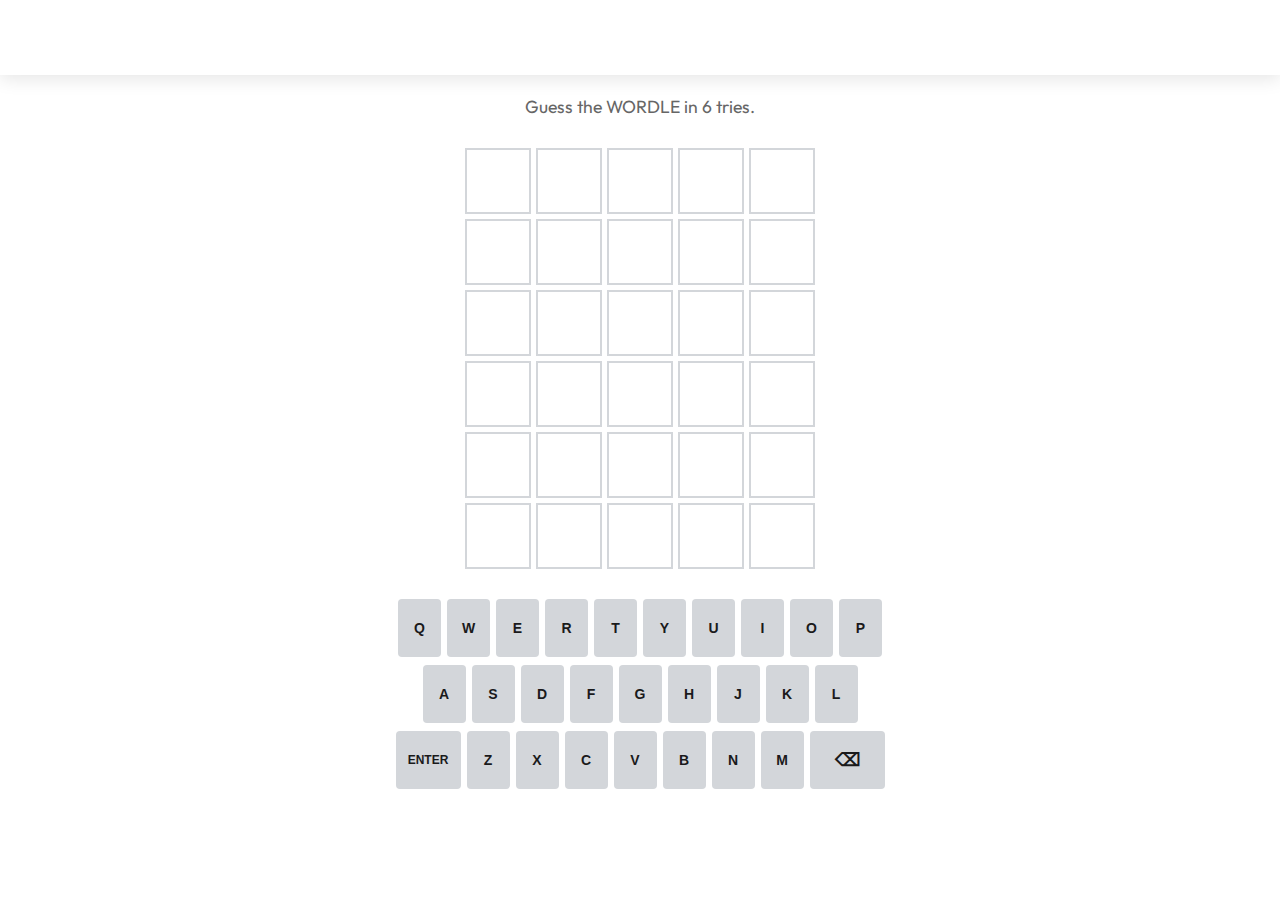
<file: Wordle/index.html>
<!DOCTYPE html>
<html lang="en">
	<head>
		<meta charset="UTF-8" />
		<meta http-equiv="X-UA-Compatible" content="IE=edge" />
		<meta
			name="viewport"
			content="width=device-width, initial-scale=1.0, maximum-scale=1.0, minimum-scale=1.0, user-scalable=no, shrink-to-fit=no" />
		<link
			href="https://unpkg.com/boxicons@2.1.4/css/boxicons.min.css"
			rel="stylesheet" />
		<link rel="stylesheet" href="../index.css" />
		<link rel="stylesheet" href="../bookPage.css" />
		<style>
			/* Wordle Game Styles */
			/* Prevent zoom and text selection */

			* {
			    -webkit-user-select: none;
			    -moz-user-select: none;
			    -ms-user-select: none;
			    user-select: none;
			    -webkit-touch-callout: none;
			    -webkit-tap-highlight-color: transparent;
			}

			html,
			body {
			    touch-action: manipulation;
			    -ms-touch-action: manipulation;
			}

			.wordle-container {
			    max-width: 500px;
			    margin: 0 auto;
			    padding: 20px;
			    text-align: center;
			}

			.wordle-subtitle {
			    color: #666;
			    margin-bottom: 30px;
			    font-size: 1.1em;
			    transition: all 0.3s ease;
			}

			.wordle-subtitle.custom-challenge {
			    color: #f9532d;
			    font-weight: 600;
			}

			.game-board {
			    display: grid;
			    grid-template-rows: repeat(6, 1fr);
			    gap: 5px;
			    margin-bottom: 30px;
			    justify-content: center;
			}

			.word-row {
			    display: grid;
			    grid-template-columns: repeat(5, 1fr);
			    gap: 5px;
			}

			.letter-box {
			    width: 62px;
			    height: 62px;
			    border: 2px solid #d3d6da;
			    display: flex;
			    align-items: center;
			    justify-content: center;
			    font-size: 2em;
			    font-weight: bold;
			    text-transform: uppercase;
			    background: white;
			    transition: all 0.3s ease;
			}

			.letter-box.filled {
			    border-color: #878a8c;
			}

			.letter-box.correct {
			    background: #6aaa64;
			    color: white;
			    border-color: #6aaa64;
			}

			.letter-box.present {
			    background: #c9b458;
			    color: white;
			    border-color: #c9b458;
			}

			.letter-box.absent {
			    background: #787c7e;
			    color: white;
			    border-color: #787c7e;
			}

			.keyboard {
			    display: flex;
			    flex-direction: column;
			    gap: 8px;
			    margin-top: 20px;
			}

			.keyboard-row {
			    display: flex;
			    justify-content: center;
			    gap: 6px;
			}

			.key {
			    min-width: 43px;
			    height: 58px;
			    border: none;
			    border-radius: 4px;
			    background: #d3d6da;
			    color: #1a1a1b;
			    font-size: 14px;
			    font-weight: bold;
			    cursor: pointer;
			    display: flex;
			    align-items: center;
			    justify-content: center;
			    text-transform: uppercase;
			    transition: all 0.1s ease;
			    outline: none;
			    -webkit-tap-highlight-color: transparent;
			    -webkit-touch-callout: none;
			    -webkit-user-select: none;
			    user-select: none;
			    touch-action: manipulation;
			    -webkit-appearance: none;
			    -moz-appearance: none;
			    appearance: none;
			}

			.key:hover {
			    background: #bbb;
			}

			.key:focus {
			    outline: none !important;
			    box-shadow: none !important;
			    border: none !important;
			}

			.key:focus-visible {
			    outline: none !important;
			    box-shadow: none !important;
			}

			.key:active {
			    outline: none;
			    box-shadow: none;
			    transform: scale(0.98);
			}

			.key.wide {
			    min-width: 65px;
			    font-size: 12px;
			}

			.key.backspace {
			    min-width: 75px;
			    font-size: 18px;
			}

			.key.correct {
			    background: #6aaa64;
			    color: white;
			}

			.key.present {
			    background: #c9b458;
			    color: white;
			}

			.key.absent {
			    background: #787c7e;
			    color: white;
			}

			.game-stats {
			    margin-top: 30px;
			    padding: 20px;
			    background: #f8f9fa;
			    border-radius: 12px;
			    display: none;
			}

			.stats-title {
			    font-size: 1.5em;
			    font-weight: bold;
			    color: #333;
			    margin-bottom: 15px;
			}

			.stats-grid {
			    display: grid;
			    grid-template-columns: repeat(4, 1fr);
			    gap: 15px;
			    margin-bottom: 20px;
			}

			.stat-item {
			    text-align: center;
			}

			.stat-number {
			    font-size: 2em;
			    font-weight: bold;
			    color: #f9532d;
			}

			.stat-label {
			    font-size: 0.8em;
			    color: #666;
			    text-transform: uppercase;
			}

			.new-game-btn {
			    background: #f9532d;
			    color: white;
			    border: none;
			    padding: 12px 24px;
			    border-radius: 8px;
			    font-size: 1em;
			    font-weight: bold;
			    cursor: pointer;
			    transition: background 0.3s ease;
			}

			.new-game-btn:hover {
			    background: #e84419;
			}
			/* Congratulations Modal */

			.modal-overlay {
			    position: fixed;
			    top: 0;
			    left: 0;
			    width: 100%;
			    height: 100%;
			    background: rgba(0, 0, 0, 0.7);
			    display: none;
			    justify-content: center;
			    align-items: center;
			    z-index: 1000;
			    animation: fadeIn 0.3s ease-in-out;
			}

			.modal-content {
			    background: white;
			    padding: 30px;
			    border-radius: 15px;
			    text-align: center;
			    max-width: 400px;
			    width: 90%;
			    max-height: 80vh;
			    overflow-y: auto;
			    box-shadow: 0 10px 30px rgba(0, 0, 0, 0.3);
			    animation: slideUp 0.3s ease-in-out;
			}

			.congrats-title {
			    font-size: 2.5em;
			    color: #f9532d;
			    margin-bottom: 15px;
			    font-weight: bold;
			}

			.congrats-subtitle {
			    font-size: 1.2em;
			    color: #333;
			    margin-bottom: 25px;
			}

			.results-section {
			    margin: 25px 0;
			    text-align: left;
			}

			.results-title {
			    font-size: 1.3em;
			    font-weight: bold;
			    color: #333;
			    margin-bottom: 15px;
			    text-align: center;
			}

			.attempt-info {
			    background: #f8f9fa;
			    padding: 15px;
			    border-radius: 8px;
			    margin-bottom: 20px;
			    text-align: center;
			}

			.attempt-number {
			    font-size: 2em;
			    font-weight: bold;
			    color: #f9532d;
			    margin-bottom: 5px;
			}

			.attempt-text {
			    color: #666;
			    font-size: 0.9em;
			}

			.guess-history {
			    background: #f8f9fa;
			    padding: 15px;
			    border-radius: 8px;
			    margin-bottom: 20px;
			}

			.guess-history-title {
			    font-weight: bold;
			    margin-bottom: 10px;
			    color: #333;
			}

			.guess-item {
			    display: flex;
			    justify-content: center;
			    gap: 3px;
			    margin-bottom: 8px;
			}

			.guess-letter {
			    width: 30px;
			    height: 30px;
			    display: flex;
			    align-items: center;
			    justify-content: center;
			    font-weight: bold;
			    font-size: 0.9em;
			    border-radius: 3px;
			    color: white;
			}

			.guess-letter.correct {
			    background: #6aaa64;
			}

			.guess-letter.present {
			    background: #c9b458;
			}

			.guess-letter.absent {
			    background: #787c7e;
			}

			.modal-buttons {
			    display: flex;
			    gap: 10px;
			    justify-content: center;
			    margin-top: 25px;
			    flex-wrap: wrap;
			}

			.modal-btn {
			    background: #f9532d;
			    color: white;
			    border: none;
			    padding: 12px 16px;
			    border-radius: 8px;
			    font-size: 0.9em;
			    font-weight: bold;
			    cursor: pointer;
			    transition: background 0.3s ease;
			    display: flex;
			    align-items: center;
			    gap: 5px;
			    white-space: nowrap;
			}

			.modal-btn:hover {
			    background: #e84419;
			}

			.modal-btn.secondary {
			    background: #666;
			}

			.modal-btn.secondary:hover {
			    background: #555;
			}
			/* Game Over Modal Specific Styles */

			.gameover-title {
			    font-size: 2.5em;
			    color: #d32f2f;
			    margin-bottom: 15px;
			    font-weight: bold;
			}

			.gameover-subtitle {
			    font-size: 1.2em;
			    color: #666;
			    margin-bottom: 25px;
			}

			.correct-word-display {
			    text-align: center;
			    margin-bottom: 25px;
			    padding: 20px;
			    background: #f5f5f5;
			    border-radius: 12px;
			    border-left: 4px solid #d32f2f;
			}

			.correct-word-display h3 {
			    margin: 0 0 15px 0;
			    color: #333;
			    font-size: 1.1em;
			}

			.revealed-word {
			    font-size: 2em;
			    font-weight: bold;
			    color: #d32f2f;
			    letter-spacing: 3px;
			    font-family: monospace;
			}

			@keyframes flip {
			    0% {
			        transform: rotateX(0);
			    }
			    50% {
			        transform: rotateX(90deg);
			    }
			    100% {
			        transform: rotateX(0);
			    }
			}

			@keyframes fadeIn {
			    from {
			        opacity: 0;
			    }
			    to {
			        opacity: 1;
			    }
			}

			@keyframes slideUp {
			    from {
			        transform: translateY(30px);
			        opacity: 0;
			    }
			    to {
			        transform: translateY(0);
			        opacity: 1;
			    }
			}
			/* Responsive modal buttons */

			@media (max-width: 480px) {
			    .modal-buttons {
			        flex-direction: column;
			        align-items: center;
			    }
			    .modal-btn {
			        width: 100%;
			        max-width: 200px;
			        justify-content: center;
			    }
			    .keyboard {
			        margin-top: 15px;
			        gap: 6px;
			    }
			    .keyboard-row {
			        gap: 3px;
			    }
			    .key {
			        min-width: 28px;
			        height: 50px;
			        font-size: 12px;
			        border-radius: 3px;
			    }
			    .key.wide {
			        min-width: 50px;
			        font-size: 10px;
			    }
			    .key.backspace {
			        min-width: 60px;
			        font-size: 14px;
			    }
			    .wordle-container {
			        padding: 15px;
			    }
			    .game-board {
			        gap: 3px;
			        margin-bottom: 20px;
			    }
			    .word-row {
			        gap: 3px;
			    }
			    .letter-box {
			        width: 50px;
			        height: 50px;
			        font-size: 1.6em;
			    }
			}

			@media (max-width: 360px) {
			    .key {
			        min-width: 24px;
			        height: 45px;
			        font-size: 11px;
			    }
			    .key.wide {
			        min-width: 42px;
			        font-size: 9px;
			    }
			    .key.backspace {
			        min-width: 50px;
			        font-size: 12px;
			    }
			    .keyboard-row {
			        gap: 2px;
			    }
			    .letter-box {
			        width: 45px;
			        height: 45px;
			        font-size: 1.4em;
			    }
			    .wordle-container {
			        padding: 10px;
			    }
			}
			/* Dark mode styles */

			body.dark-mode .wordle-container {
			    color: #e0e0e0;
			}

			body.dark-mode .wordle-subtitle {
			    color: #ccc;
			}

			body.dark-mode .letter-box {
			    background: #2d2d2d;
			    border-color: #444;
			    color: #e0e0e0;
			}

			body.dark-mode .letter-box.filled {
			    border-color: #565758;
			}

			body.dark-mode .letter-box.correct {
			    background: #6aaa64;
			    color: white;
			    border-color: #6aaa64;
			}

			body.dark-mode .letter-box.present {
			    background: #c9b458;
			    color: white;
			    border-color: #c9b458;
			}

			body.dark-mode .letter-box.absent {
			    background: #787c7e;
			    color: white;
			    border-color: #787c7e;
			}

			body.dark-mode .key {
			    background: #565758;
			    color: #e0e0e0;
			}

			body.dark-mode .key:hover {
			    background: #6e7071;
			}

			body.dark-mode .key.correct {
			    background: #6aaa64;
			    color: white;
			}

			body.dark-mode .key.present {
			    background: #c9b458;
			    color: white;
			}

			body.dark-mode .key.absent {
			    background: #787c7e;
			    color: white;
			}

			body.dark-mode .game-stats {
			    background: #1a1a1a;
			    border: 1px solid #333;
			}

			body.dark-mode .stats-title {
			    color: #e0e0e0;
			}

			body.dark-mode .stat-label {
			    color: #ccc;
			}

			body.dark-mode .message.success {
			    background: #2d4a35;
			    color: #a3d9a5;
			    border-color: #3e5e42;
			}

			body.dark-mode .message.error {
			    background: #4a2d2d;
			    color: #d9a3a3;
			    border-color: #5e3e3e;
			}

			body.dark-mode .message.info {
			    background: #2d3e4a;
			    color: #a3c7d9;
			    border-color: #3e4e5e;
			}

			body.dark-mode .modal-content {
			    background: #1a1a1a;
			    color: #e0e0e0;
			}

			body.dark-mode .congrats-subtitle {
			    color: #e0e0e0;
			}

			body.dark-mode .results-title {
			    color: #e0e0e0;
			}

			body.dark-mode .attempt-info {
			    background: #2d2d2d;
			}

			body.dark-mode .attempt-text {
			    color: #ccc;
			}

			body.dark-mode .guess-history {
			    background: #2d2d2d;
			}

			body.dark-mode .guess-history-title {
			    color: #e0e0e0;
			}
			/* Dark mode for Game Over Modal */

			body.dark-mode .gameover-subtitle {
			    color: #ccc;
			}

			body.dark-mode .correct-word-display {
			    background: #2d2d2d;
			    border-left-color: #d32f2f;
			}

			body.dark-mode .correct-word-display h3 {
			    color: #e0e0e0;
			}

			.message {
			    margin: 20px 0;
			    padding: 15px;
			    border-radius: 8px;
			    font-weight: bold;
			    display: none;
			}

			.message.success {
			    background: #d4edda;
			    color: #155724;
			    border: 1px solid #c3e6cb;
			}

			.message.error {
			    background: #f8d7da;
			    color: #721c24;
			    border: 1px solid #f5c6cb;
			}

			.message.info {
			    background: #d1ecf1;
			    color: #0c5460;
			    border: 1px solid #bee5eb;
			}
		</style>
		<title>Wordle Game</title>
	</head>

	<body>
		<div id="header-placeholder"></div>

		<section class="container wordle-container">
			<p id="gameSubtitle" class="wordle-subtitle">
				Guess the WORDLE in 6 tries.
			</p>

			<div id="message" class="message"></div>
			<div class="game-board" id="gameBoard">
				<!-- Game rows will be generated by JavaScript -->
			</div>

			<div class="keyboard" id="keyboard">
				<div class="keyboard-row">
					<button class="key" data-key="q">Q</button>
					<button class="key" data-key="w">W</button>
					<button class="key" data-key="e">E</button>
					<button class="key" data-key="r">R</button>
					<button class="key" data-key="t">T</button>
					<button class="key" data-key="y">Y</button>
					<button class="key" data-key="u">U</button>
					<button class="key" data-key="i">I</button>
					<button class="key" data-key="o">O</button>
					<button class="key" data-key="p">P</button>
				</div>
				<div class="keyboard-row">
					<button class="key" data-key="a">A</button>
					<button class="key" data-key="s">S</button>
					<button class="key" data-key="d">D</button>
					<button class="key" data-key="f">F</button>
					<button class="key" data-key="g">G</button>
					<button class="key" data-key="h">H</button>
					<button class="key" data-key="j">J</button>
					<button class="key" data-key="k">K</button>
					<button class="key" data-key="l">L</button>
				</div>
				<div class="keyboard-row">
					<button class="key wide" data-key="Enter">ENTER</button>
					<button class="key" data-key="z">Z</button>
					<button class="key" data-key="x">X</button>
					<button class="key" data-key="c">C</button>
					<button class="key" data-key="v">V</button>
					<button class="key" data-key="b">B</button>
					<button class="key" data-key="n">N</button>
					<button class="key" data-key="m">M</button>
					<button class="key wide backspace" data-key="Backspace">
						⌫
					</button>
				</div>
			</div>

			<div class="game-stats" id="gameStats">
				<h3 class="stats-title">Statistics</h3>
				<div class="stats-grid">
					<div class="stat-item">
						<div class="stat-number" id="gamesPlayed">0</div>
						<div class="stat-label">Played</div>
					</div>
					<div class="stat-item">
						<div class="stat-number" id="winPercentage">0</div>
						<div class="stat-label">Win %</div>
					</div>
					<div class="stat-item">
						<div class="stat-number" id="currentStreak">0</div>
						<div class="stat-label">Current Streak</div>
					</div>
					<div class="stat-item">
						<div class="stat-number" id="maxStreak">0</div>
						<div class="stat-label">Max Streak</div>
					</div>
				</div>
				<button class="new-game-btn" onclick="startNewGame()">
					New Game
				</button>
			</div>
		</section>

		<!-- Congratulations Modal -->
		<div class="modal-overlay" id="congratsModal">
			<div class="modal-content">
				<h2 class="congrats-title">Congratulations!</h2>
				<p class="congrats-subtitle">You've solved the WORDLE!</p>

				<div class="results-section">
					<h3 class="results-title">Your Results</h3>
					<div class="attempt-info">
						<div class="attempt-number" id="attemptNumber">1</div>
						<div class="attempt-text" id="attemptText">
							Amazing!
						</div>
					</div>

					<div class="guess-history" id="guessHistory">
						<div class="guess-history-title">Guess History</div>
						<!-- Guess items will be populated by JavaScript -->
					</div>
				</div>

				<div class="modal-buttons">
					<button class="modal-btn" onclick="shareResults('win')">
						<i class="bx bx-share"></i>
						Share Results
					</button>
					<button
						class="modal-btn secondary"
						onclick="copyResults('win')">
						<i class="bx bx-copy"></i>
						Copy Results
					</button>
					<button
						class="modal-btn secondary"
						onclick="closeCongratsModal()">
						Close
					</button>
				</div>
			</div>
		</div>

		<!-- Game Over Modal -->
		<div class="modal-overlay" id="gameOverModal">
			<div class="modal-content">
				<h2 class="gameover-title">Game Over!</h2>
				<p class="gameover-subtitle">Better luck next time!</p>

				<div class="results-section">
					<div class="correct-word-display">
						<h3>The word was:</h3>
						<div class="revealed-word" id="revealedWord">HELLO</div>
					</div>

					<div class="guess-history" id="gameOverGuessHistory">
						<div class="guess-history-title">Your Guesses</div>
						<!-- Guess items will be populated by JavaScript -->
					</div>
				</div>

				<div class="modal-buttons">
					<button class="modal-btn" onclick="shareResults('lose')">
						<i class="bx bx-share"></i>
						Share Results
					</button>
					<button
						class="modal-btn secondary"
						onclick="copyResults('lose')">
						<i class="bx bx-copy"></i>
						Copy Results
					</button>
					<button
						class="modal-btn secondary"
						onclick="closeGameOverModal()">
						Close
					</button>
				</div>
			</div>
		</div>

		<script src="../shared.js"></script>
		<script src="wordle.js"></script>
		<script src="../header.js"></script>
		<script>
			// Load header using the header manager
			window.headerManager.loadHeader();

			// Prevent double-tap zoom on mobile devices
			let lastTouchEnd = 0;
			document.addEventListener('touchend', function(event) {
			    const now = (new Date()).getTime();
			    if (now - lastTouchEnd <= 300) {
			        event.preventDefault();
			    }
			    lastTouchEnd = now;
			}, false);

			// Prevent pinch-to-zoom
			document.addEventListener('touchmove', function(event) {
			    if (event.scale !== 1) {
			        event.preventDefault();
			    }
			}, {
			    passive: false
			});

			// Prevent zoom on double-tap for specific browsers
			document.addEventListener('dblclick', function(event) {
			    event.preventDefault();
			});
		</script>
	</body>
</html>
</file>
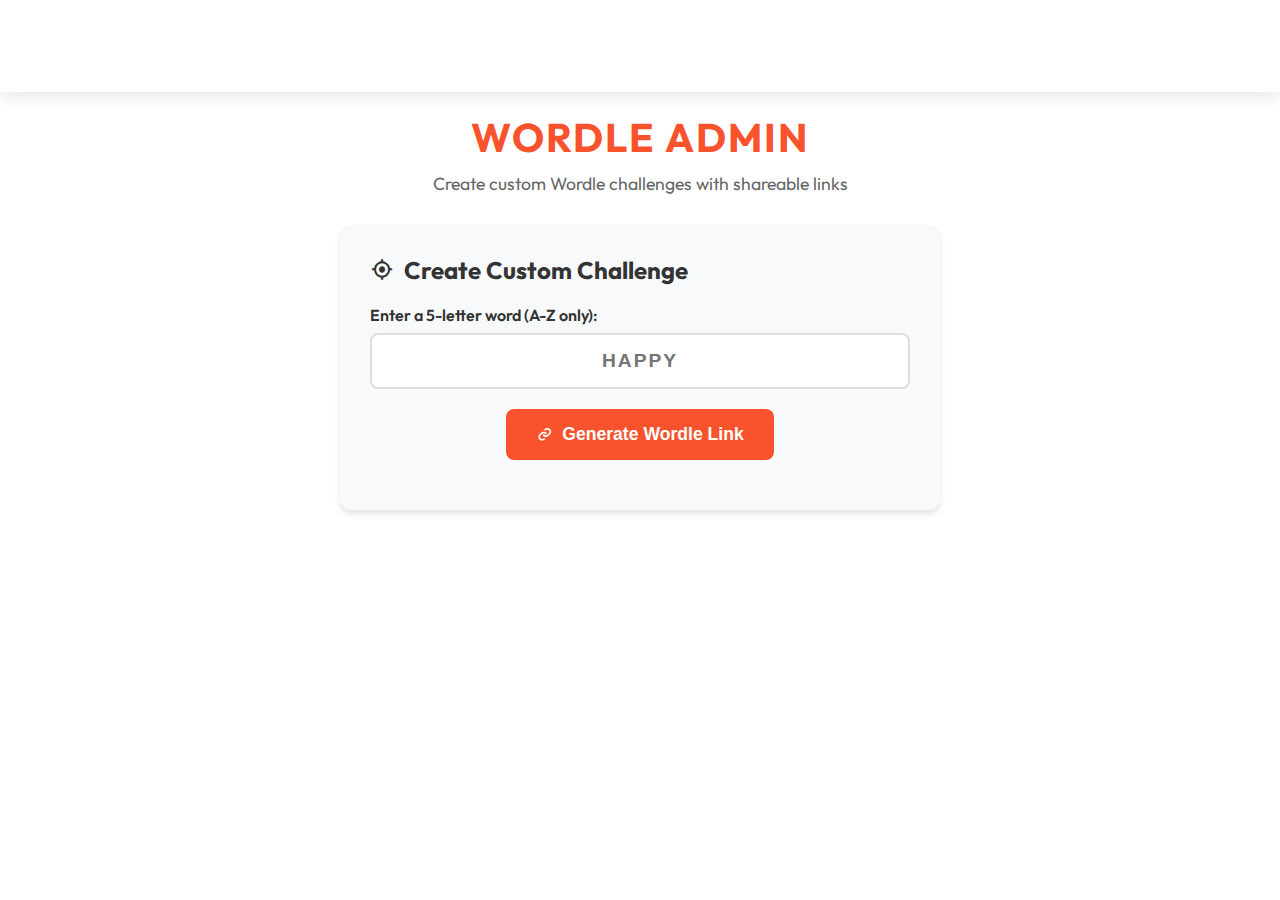
<file: WordleAdmin/index.html>
<!DOCTYPE html>
<html lang="en">
	<head>
		<meta charset="UTF-8" />
		<meta http-equiv="X-UA-Compatible" content="IE=edge" />
		<meta
			name="viewport"
			content="width=device-width, initial-scale=1.0, maximum-scale=1.0, minimum-scale=1.0, user-scalable=no, shrink-to-fit=no" />
		<link
			href="https://unpkg.com/boxicons@2.1.4/css/boxicons.min.css"
			rel="stylesheet" />
		<link rel="stylesheet" href="../index.css" />
		<link rel="stylesheet" href="../bookPage.css" />
		<style>
			.admin-container {
			    max-width: 600px;
			    margin: 0 auto;
			    padding: 20px;
			}

			.admin-title {
			    font-size: 2.5em;
			    font-weight: bold;
			    color: #f9532d;
			    margin-bottom: 10px;
			    text-align: center;
			    letter-spacing: 2px;
			}

			.admin-subtitle {
			    color: #666;
			    margin-bottom: 30px;
			    font-size: 1.1em;
			    text-align: center;
			}

			.admin-section {
			    background: #f8f9fa;
			    padding: 30px;
			    border-radius: 12px;
			    box-shadow: 0 4px 6px rgba(0, 0, 0, 0.1);
			    margin-bottom: 30px;
			}

			.section-title {
			    font-size: 1.5em;
			    font-weight: bold;
			    color: #333;
			    margin-bottom: 20px;
			    display: flex;
			    align-items: center;
			    gap: 10px;
			}

			.input-group {
			    margin-bottom: 20px;
			}

			.input-group label {
			    display: block;
			    margin-bottom: 8px;
			    font-weight: 600;
			    color: #333;
			}

			.word-input {
			    width: 100%;
			    font-size: 1.2em;
			    padding: 15px;
			    border: 2px solid #ddd;
			    border-radius: 8px;
			    box-sizing: border-box;
			    text-transform: uppercase;
			    text-align: center;
			    letter-spacing: 2px;
			    font-weight: bold;
			}

			.word-input:focus {
			    border-color: #f9532d;
			    outline: none;
			    box-shadow: 0 0 0 2px rgba(249, 83, 45, 0.2);
			}

			.admin-btn {
			    background: #f9532d;
			    color: white;
			    border: none;
			    padding: 15px 30px;
			    border-radius: 8px;
			    font-size: 1.1em;
			    font-weight: bold;
			    cursor: pointer;
			    transition: background 0.3s ease;
			    display: flex;
			    align-items: center;
			    gap: 8px;
			    margin: 0 auto;
			}

			.admin-btn:hover {
			    background: #e84419;
			}

			.admin-btn.secondary {
			    background: #666;
			    margin: 5px;
			}

			.admin-btn.secondary:hover {
			    background: #555;
			}

			.button-group {
			    display: flex;
			    flex-wrap: wrap;
			    gap: 10px;
			    justify-content: center;
			    margin-bottom: 20px;
			}

			.current-word-display {
			    background: #f8f9fa;
			    padding: 15px;
			    border-radius: 8px;
			    text-align: center;
			    font-size: 1.1em;
			    margin-top: 15px;
			}

			.current-word-display span {
			    color: #f9532d;
			    font-weight: bold;
			    font-size: 1.2em;
			    letter-spacing: 2px;
			}

			.message {
			    margin: 20px 0;
			    padding: 15px;
			    border-radius: 8px;
			    font-weight: bold;
			    display: none;
			}

			.message.success {
			    background: #d4edda;
			    color: #155724;
			    border: 1px solid #c3e6cb;
			}

			.message.error {
			    background: #f8d7da;
			    color: #721c24;
			    border: 1px solid #f5c6cb;
			}

			.message.warning {
			    background: #fff3cd;
			    color: #856404;
			    border: 1px solid #ffeaa7;
			}

			.link-section {
			    margin-top: 25px;
			    padding-top: 20px;
			    border-top: 1px solid #ddd;
			}

			.link-display {
			    margin: 20px 0;
			}

			.link-display label {
			    display: block;
			    margin-bottom: 8px;
			    font-weight: 600;
			    color: #333;
			}

			.url-container {
			    display: flex;
			    gap: 10px;
			    align-items: center;
			}

			.url-input {
			    flex: 1;
			    font-size: 1em;
			    padding: 12px;
			    border: 2px solid #ddd;
			    border-radius: 8px;
			    background: #f8f9fa;
			    color: #333;
			    font-family: monospace;
			}

			.copy-btn {
			    background: #28a745;
			    color: white;
			    padding: 12px 16px;
			    border: none;
			    border-radius: 8px;
			    cursor: pointer;
			    font-weight: bold;
			    display: flex;
			    align-items: center;
			    gap: 5px;
			    transition: background 0.3s ease;
			    white-space: nowrap;
			}

			.copy-btn:hover {
			    background: #218838;
			}

			.copy-btn.copied {
			    background: #17a2b8;
			}

			.share-buttons {
			    display: flex;
			    gap: 15px;
			    margin: 20px 0;
			    flex-wrap: wrap;
			    justify-content: center;
			}

			@media (max-width: 768px) {
			    .admin-container {
			        padding: 15px;
			    }
			    .url-container {
			        flex-direction: column;
			        gap: 10px;
			    }
			    .url-input {
			        width: 100%;
			        box-sizing: border-box;
			    }
			    .copy-btn {
			        width: 100%;
			        justify-content: center;
			    }
			    .share-buttons {
			        flex-direction: column;
			        align-items: center;
			    }
			    .admin-btn {
			        width: 100%;
			        max-width: 250px;
			        justify-content: center;
			    }
			}

			body.dark-mode .admin-section {
			    background: #1a1a1a;
			    border: 1px solid #333;
			}

			body.dark-mode .section-title,
			body.dark-mode .input-group label,
			body.dark-mode .link-display label {
			    color: #e0e0e0;
			}

			body.dark-mode .word-input,
			body.dark-mode .url-input {
			    background: #2d2d2d;
			    border-color: #444;
			    color: #e0e0e0;
			}

			body.dark-mode .word-input:focus {
			    border-color: #f9532d;
			    box-shadow: 0 0 0 2px rgba(249, 83, 45, 0.3);
			}

			body.dark-mode .admin-subtitle {
			    color: #ccc;
			}

			body.dark-mode .message.success {
			    background: #2d4a35;
			    color: #a3d9a5;
			    border-color: #3e5e42;
			}

			body.dark-mode .message.error {
			    background: #4a2d2d;
			    color: #d9a3a3;
			    border-color: #5e3e3e;
			}

			body.dark-mode .message.warning {
			    background: #4a4235;
			    color: #d9c7a3;
			    border-color: #5e5542;
			}

			body.dark-mode .current-word-display {
			    background: #2d2d2d;
			    border: 1px solid #444;
			}

			body.dark-mode .current-word-display span {
			    color: #f9532d;
			}

			body.dark-mode .link-section {
			    border-top-color: #444;
			}
		</style>
		<title>Wordle Admin</title>
	</head>

	<body>
		<div id="header-placeholder"></div>

		<section class="container admin-container">
			<h1 class="admin-title">WORDLE ADMIN</h1>
			<p class="admin-subtitle">
				Create custom Wordle challenges with shareable links
			</p>

			<div id="message" class="message"></div>

			<div class="admin-section">
				<h2 class="section-title">
					<i class="bx bx-target-lock"></i> Create Custom Challenge
				</h2>

				<div class="input-group">
					<label for="currentWord"
						>Enter a 5-letter word (A-Z only):</label
					>
					<input
						type="text"
						id="currentWord"
						class="word-input"
						placeholder="HAPPY"
						maxlength="5"
						pattern="[A-Za-z]{5}" />
				</div>

				<div class="button-group">
					<button class="admin-btn" onclick="generateWordleLink()">
						<i class="bx bx-link"></i>
						Generate Wordle Link
					</button>
				</div>

				<div
					id="linkSection"
					class="link-section"
					style="display: none;">
					<div class="current-word-display">
						<strong>Challenge Word: </strong>
						<span id="currentWordDisplay"></span>
					</div>

					<div class="link-display">
						<label for="generatedUrl">Shareable Link:</label>
						<div class="url-container">
							<input
								type="text"
								id="generatedUrl"
								class="url-input"
								readonly />
							<button
								class="copy-btn"
								onclick="copyToClipboard()">
								<i class="bx bx-copy"></i>
								Copy
							</button>
						</div>
					</div>

					<div class="share-buttons">
						<button class="admin-btn" onclick="shareLink()">
							<i class="bx bx-share"></i>
							Share Challenge
						</button>
						<button
							class="admin-btn secondary"
							onclick="openWordle()">
							<i class="bx bx-play"></i>
							Play Challenge
						</button>
					</div>
				</div>
			</div>
		</section>

		<script src="../shared.js"></script>
		<script src="wordle-admin.js"></script>
		<script src="../header.js"></script>
		<script>
			window.headerManager.loadHeader();
		</script>
	</body>
</html>
</file>
<file: index.css>
@import url("https://fonts.googleapis.com/css2?family=Poppins:wght@100;200;300;400;500;600;700;800&display=swap");
@import url("https://fonts.googleapis.com/css2?family=Outfit:wght@200;300;400;500;600;700;800&family=Roboto:wght@100;300;400&display=swap");
:root {
	--primary-color: #f9532d;
	--primary-dark: #1f252e;
}

* {
	margin: 0;
	padding: 0;
	scroll-behavior: smooth;
}

body {
	font-family: "Outfit", sans-serif;
	background: #ffffff;
	height: 100vh;
	color: #000;
}

/* Genral */

.container {
	padding: 0 8.4rem;
}

.img-w {
	width: 100%;
	height: auto;
}

/* Nav */

header {
	box-shadow: 0 4px 17px rgba(0, 0, 0, 0.1);
	background: #fff;
	position: sticky;
	top: 0;
	z-index: 1;
}

.page-header {
	display: flex;
	justify-content: space-between;
	align-items: center;
	padding: 1rem 0;
}

.logo {
	font-size: 1.5rem;
	font-weight: 800;
	opacity: 0;
	animation: leftSideAni 1s ease forwards;
}

.logo a {
	color: #000;
	text-decoration: none;
}

ul {
	display: flex;
	gap: 0.6rem;
	list-style-type: none;
	background-color: transparent;
	overflow: hidden;
}

li a {
	display: inline-block;
	padding: 0.3rem 1rem;
	color: #000;
	text-decoration: none;
	font-size: 1.05rem;
	font-weight: 600;
	letter-spacing: 0.7px;
	border-radius: 36px;
	line-height: 2;
	transition: 0.3s;
	opacity: 0;
	animation: navani 0.3s ease forwards;
	animation-delay: calc(0.15s * var(--navAni));
}

li a.active,
li a:hover {
	color: var(--primary-color);
}

#click {
	display: none;
}

.menu {
	display: none;
}

.mode i {
	font-size: 1.4rem;
	cursor: pointer;
	color: var(--primary-color);
	opacity: 0;
	animation: rightSideAni 1.5s ease forwards;
}

/* Nav End */

/* Section 1 */

.main {
	padding: 6rem 0;
	display: grid;
	grid-template-columns: repeat(auto-fit, minmax(350px, 1fr));
	row-gap: 2rem;
	column-gap: 6rem;
	align-items: center;
}

.main h3 {
	color: #000;
	font-size: 1.5rem;
	opacity: 0;
	animation: topSideAni 1s ease forwards;
}

.main h1 {
	color: #000;
	font-size: 4rem;
	font-weight: 600;
	opacity: 0;
	animation: leftSideAni 1s ease forwards;
	animation-delay: 1s;
}

.social {
	display: flex;
	flex-wrap: wrap;
	gap: 1.4rem;
	margin-top: 1.4rem;
}

.social a {
	display: grid;
	place-items: center;
	text-decoration: none;
	color: var(--primary-color);
	border: 1.6px solid var(--primary-color);
	font-size: 1.5rem;
	border-radius: 50%;
	padding: 0.39rem;
	text-align: center;
	opacity: 0;
	animation: SocialAni 1s ease forwards;
	animation-delay: calc(0.2s * var(--socialAni));
}

.social a:hover {
	color: var(--primary-dark);
	background-color: var(--primary-color);
	box-shadow: 0 0 20px var(--primary-color);
	transition: all 0.3s ease-in-out;
}

.images {
	border-radius: 10px;
	width: 450px;
	/* opacity: 0; */
	/* animation: imageAni 1s ease forwards; */
	/* animation-delay: 1.5s */
}

.images {
	background: linear-gradient(145deg, #e2e8ec, #ffffff);
	box-shadow: 5px 5px 15px #d1d9e6, -5px -5px 15px #ffffff;
	border-top: 2px solid var(--primary-color);
	border-bottom-left-radius: 60px;
	border-bottom-right-radius: 60px;
	margin: auto;
	overflow: hidden;
}

/* Section 1 End */

.dark-mode {
	background-color: var(--primary-dark);
	color: #ffffff;
}

.mode input {
	display: none;
}

.dark-mode .logo a,
.dark-mode ul li a,
.dark-mode .main h3,
.dark-mode .main h1 {
	color: #fff;
}

.dark-mode ul li a.active,
.dark-mode ul li a:hover {
	color: var(--primary-color);
}

.dark-mode .images {
	background: linear-gradient(145deg, #1f252e, #2e3239);
	box-shadow: 10px 10px 19px #1c1e22, -10px -10px 19px #1b1f27;
	border-top: 2px solid var(--primary-color);
	border-bottom-left-radius: 60px;
	border-bottom-right-radius: 60px;
	margin: auto;
	overflow: hidden;
}

.dark-mode header {
	box-shadow: 0 4px 17px rgb(80 80 80 / 31%);
	background: var(--primary-dark);
}

/* Animation */

@keyframes leftSideAni {
	0% {
		transform: translateX(-100px);
		opacity: 0;
	}
	100% {
		transform: translateX(0);
		opacity: 1;
	}
}

@keyframes navani {
	0% {
		transform: translateY(100px);
		opacity: 0;
	}
	100% {
		transform: translateY(0);
		opacity: 1;
	}
}

@keyframes rightSideAni {
	0% {
		transform: translateX(100px);
		opacity: 0;
	}
	100% {
		transform: translateX(0);
		opacity: 1;
	}
}

@keyframes topSideAni {
	0% {
		transform: translateY(-100px);
		opacity: 0;
	}
	100% {
		transform: translateY(0);
		opacity: 1;
	}
}

@keyframes SocialAni {
	0% {
		transform: translateY(100px);
		opacity: 0;
	}
	100% {
		transform: translateY(0);
		opacity: 1;
	}
}

/* @keyframes ImgAni {
    0% {
        transform: translateX(0);
    }
    50% {
        transform: translateX(-9px);
    }
    100% {
        transform: translateX(0);
    }
} */

@keyframes imageAni {
	0% {
		opacity: 0;
		transform: scale(0);
	}
	100% {
		opacity: 1;
		transform: scale(1);
	}
}

@media screen and (max-width: 1024px) {
	.container {
		padding: 0 4.4rem;
	}
	.main h3 {
		color: #000;
		margin-top: 1rem;
	}
}

@media screen and (max-width: 768px) {
	.container {
		padding: 0 1.6rem;
	}
}

@media screen and (max-width: 600px) {
	body {
		height: auto;
	}
	header {
		height: auto;
	}
	ul {
		background: #fff;
		width: 100%;
		height: 100vh;
		position: absolute;
		display: flex;
		flex-direction: column;
		text-align: center;
		top: 3.4rem;
		left: -100%;
		z-index: 111111;
	}
	.menu {
		display: block;
		font-size: 1.5rem;
		font-weight: bold;
		color: var(--primary-color);
	}
	#click:checked ~ ul {
		left: 0%;
		transition: all 0.3s ease;
	}
	.dark-mode .menu {
		color: var(--primary-color);
	}
	.dark-mode ul {
		background: var(--primary-dark);
	}
	.mode {
		position: absolute;
		right: 4rem;
	}
	.images {
		width: 100%;
		margin: auto;
	}
	.main {
		margin-top: 2rem;
	}
}
</file>
<file: BCR/bcr.css>
* {
	margin: 0;
	padding: 0;
	box-sizing: border-box;
}

body {
	font-family: "Arial", sans-serif;
	background: linear-gradient(135deg, #1a1a2e 0%, #16213e 100%);
	min-height: 100vh;
	display: flex;
	flex-direction: column;
	justify-content: flex-start;
	align-items: center;
	padding: 20px;
}

.game-container {
	background: linear-gradient(to bottom, #0a5f0a 0%, #084d08 100%);
	border-radius: 50% / 30%;
	padding: 40px;
	max-width: 1000px;
	width: 100%;
	box-shadow: 0 0 0 15px #8b4513, 0 0 0 20px #654321,
		0 20px 60px rgba(0, 0, 0, 0.5), inset 0 0 100px rgba(0, 0, 0, 0.3);
	position: relative;
	margin: 20px 0;
}

.game-container::before {
	content: "";
	position: absolute;
	top: 0;
	left: 0;
	right: 0;
	bottom: 0;
	background: radial-gradient(
			ellipse at center,
			transparent 0%,
			rgba(0, 0, 0, 0.2) 100%
		),
		repeating-linear-gradient(
			90deg,
			transparent,
			transparent 2px,
			rgba(255, 255, 255, 0.03) 2px,
			rgba(255, 255, 255, 0.03) 4px
		);
	border-radius: 50% / 30%;
	pointer-events: none;
}

h1 {
	text-align: center;
	color: #ffd700;
	font-size: 2em;
	margin-bottom: 5px;
	text-shadow: 0 0 20px rgba(255, 215, 0, 0.8), 2px 2px 4px rgba(0, 0, 0, 0.5);
	letter-spacing: 3px;
	position: relative;
	z-index: 1;
}

.subtitle {
	text-align: center;
	color: #ffd700;
	font-size: 0.9em;
	margin-bottom: 20px;
	opacity: 0.8;
	position: relative;
	z-index: 1;
}

.info-panel {
	display: flex;
	justify-content: space-around;
	gap: 15px;
	margin-bottom: 20px;
	background: rgba(0, 0, 0, 0.3);
	padding: 15px;
	border-radius: 10px;
	border: 2px solid #ffd700;
	position: relative;
	z-index: 1;
}

.info-item {
	text-align: center;
}

.info-label {
	color: #ffd700;
	font-size: 0.85em;
	margin-bottom: 5px;
	font-weight: bold;
}

.info-value {
	color: white;
	font-size: 1.4em;
	font-weight: bold;
	text-shadow: 0 0 10px rgba(255, 215, 0, 0.5);
}

.message {
	text-align: center;
	padding: 15px;
	margin: 20px 0;
	border-radius: 8px;
	font-size: 1.1em;
	font-weight: bold;
	text-shadow: 1px 1px 2px rgba(0, 0, 0, 0.5);
	position: relative;
	z-index: 1;
}

.message.win {
	background: linear-gradient(135deg, #2ecc71 0%, #27ae60 100%);
	color: white;
	box-shadow: 0 0 20px rgba(46, 204, 113, 0.5);
}

.message.lose {
	background: linear-gradient(135deg, #e74c3c 0%, #c0392b 100%);
	color: white;
	box-shadow: 0 0 20px rgba(231, 76, 60, 0.5);
}

.message.info {
	background: linear-gradient(135deg, #3498db 0%, #2980b9 100%);
	color: white;
	box-shadow: 0 0 20px rgba(52, 152, 219, 0.5);
}

.table-area {
	display: grid;
	grid-template-columns: 1fr 1fr;
	gap: 30px;
	margin: 30px 0;
	position: relative;
	z-index: 1;
}

.hand-area {
	position: relative;
}

.area-title {
	text-align: center;
	color: #ffd700;
	font-size: 1.3em;
	font-weight: bold;
	margin-bottom: 15px;
	text-shadow: 2px 2px 4px rgba(0, 0, 0, 0.5);
	letter-spacing: 2px;
}

.hand {
	background: rgba(0, 0, 0, 0.2);
	padding: 20px;
	border-radius: 10px;
	min-height: 120px;
	border: 2px solid rgba(255, 215, 0, 0.3);
	transition: all 0.3s ease;
}

.cards {
	display: flex;
	justify-content: center;
	gap: 10px;
	flex-wrap: wrap;
	min-height: 80px;
	align-items: center;
}

.card {
	background: white;
	border: 2px solid #333;
	border-radius: 8px;
	padding: 10px 8px;
	font-size: 1.5em;
	font-weight: bold;
	min-width: 55px;
	text-align: center;
	box-shadow: 0 4px 8px rgba(0, 0, 0, 0.3);
	animation: cardDeal 0.3s ease-out;
}

@keyframes cardDeal {
	from {
		opacity: 0;
		transform: translateY(-20px) scale(0.8);
	}
	to {
		opacity: 1;
		transform: translateY(0) scale(1);
	}
}

.card.red-card {
	color: #e74c3c;
}

.card.black-card {
	color: #2c3e50;
}

.hand-total {
	text-align: center;
	color: #ffd700;
	font-size: 1.1em;
	font-weight: bold;
	margin-top: 15px;
	text-shadow: 0 0 10px rgba(255, 215, 0, 0.5);
}

.betting-area {
	background: rgba(0, 0, 0, 0.3);
	padding: 25px;
	border-radius: 10px;
	border: 2px solid #ffd700;
	margin: 20px 0;
	position: relative;
	z-index: 1;
}

.bet-amount-section {
	display: flex;
	justify-content: center;
	align-items: center;
	gap: 15px;
	margin-bottom: 20px;
}

.bet-amount-section label {
	color: #ffd700;
	font-weight: bold;
	font-size: 1.1em;
}

.bet-amount-section input {
	padding: 10px 15px;
	font-size: 1.1em;
	border: 2px solid #ffd700;
	border-radius: 5px;
	width: 120px;
	background: rgba(255, 255, 255, 0.9);
	font-weight: bold;
	text-align: center;
}

.bet-type-section {
	display: flex;
	justify-content: center;
	gap: 15px;
	flex-wrap: wrap;
}

.bet-option {
	cursor: pointer;
	display: flex;
	align-items: center;
}

.bet-option input[type="radio"] {
	display: none;
}

.bet-label {
	padding: 12px 25px;
	border-radius: 8px;
	font-weight: bold;
	font-size: 1em;
	border: 2px solid transparent;
	transition: all 0.3s ease;
	text-align: center;
	min-width: 140px;
	color: white;
	text-shadow: 1px 1px 2px rgba(0, 0, 0, 0.5);
}

.player-bet {
	background: linear-gradient(135deg, #3498db 0%, #2980b9 100%);
	border-color: #2980b9;
}

.banker-bet {
	background: linear-gradient(135deg, #e74c3c 0%, #c0392b 100%);
	border-color: #c0392b;
}

.tie-bet {
	background: linear-gradient(135deg, #27ae60 0%, #229954 100%);
	border-color: #229954;
}

.bet-option input[type="radio"]:checked + .bet-label {
	border-color: #ffd700;
	box-shadow: 0 0 20px rgba(255, 215, 0, 0.6);
	transform: scale(1.05);
}

.bet-label:hover {
	transform: scale(1.05);
	box-shadow: 0 0 15px rgba(255, 215, 0, 0.4);
}

/* Auto Play Area */
.auto-area {
	display: flex;
	justify-content: center;
	align-items: center;
	gap: 15px;
	margin: 20px 0;
	background: rgba(138, 43, 226, 0.15);
	padding: 15px 20px;
	border-radius: 10px;
	border: 2px solid #9b59b6;
	position: relative;
	z-index: 1;
}

.auto-area label {
	color: #9b59b6;
	font-weight: bold;
	font-size: 1.1em;
	text-shadow: 0 0 10px rgba(155, 89, 182, 0.3);
}

.auto-area input {
	padding: 10px 15px;
	font-size: 1.1em;
	border: 2px solid #9b59b6;
	border-radius: 5px;
	width: 100px;
	background: rgba(255, 255, 255, 0.9);
	font-weight: bold;
	text-align: center;
}

.auto-area input:disabled {
	opacity: 0.6;
	cursor: not-allowed;
}

.controls {
	display: flex;
	justify-content: center;
	gap: 15px;
	flex-wrap: wrap;
	margin: 20px 0;
	position: relative;
	z-index: 1;
}

.btn {
	padding: 15px 40px;
	font-size: 1.2em;
	font-weight: bold;
	border: none;
	border-radius: 8px;
	cursor: pointer;
	transition: all 0.3s ease;
	text-transform: uppercase;
	letter-spacing: 1px;
	box-shadow: 0 4px 6px rgba(0, 0, 0, 0.3);
	color: white;
}

.btn:not(:disabled):hover {
	transform: translateY(-2px);
	box-shadow: 0 6px 12px rgba(0, 0, 0, 0.4);
}

.btn:not(:disabled):active {
	transform: translateY(0);
	box-shadow: 0 2px 4px rgba(0, 0, 0, 0.3);
}

.btn:disabled {
	opacity: 0.5;
	cursor: not-allowed;
}

.btn-deal {
	background: linear-gradient(135deg, #27ae60 0%, #229954 100%);
}

.btn-deal:not(:disabled):hover {
	background: linear-gradient(135deg, #2ecc71 0%, #27ae60 100%);
}

.btn-new-round {
	background: linear-gradient(135deg, #e67e22 0%, #d35400 100%);
}

.btn-new-round:hover {
	background: linear-gradient(135deg, #f39c12 0%, #e67e22 100%);
}

.btn-auto {
	background: linear-gradient(135deg, #9b59b6 0%, #8e44ad 100%);
	color: white;
}

.btn-auto:hover {
	background: linear-gradient(135deg, #a569bd 0%, #9b59b6 100%);
}

.btn-auto.active {
	background: linear-gradient(135deg, #e74c3c 0%, #c0392b 100%);
	animation: pulse 2s infinite;
}

.btn-super-auto {
	background: linear-gradient(135deg, #ff6b6b 0%, #ee5a6f 100%);
	color: white;
	font-weight: bold;
	border: 2px solid #ffd700;
}

.btn-super-auto:hover {
	background: linear-gradient(135deg, #ff8787 0%, #ff6b6b 100%);
	box-shadow: 0 0 15px rgba(255, 107, 107, 0.5);
}

.btn-super-auto.active {
	background: linear-gradient(135deg, #c0392b 0%, #a93226 100%);
	animation: pulse-fast 1s infinite;
	border-color: #ff0000;
}

@keyframes pulse {
	0%,
	100% {
		box-shadow: 0 4px 6px rgba(0, 0, 0, 0.3);
	}
	50% {
		box-shadow: 0 4px 20px rgba(231, 76, 60, 0.6);
	}
}

@keyframes pulse-fast {
	0%,
	100% {
		box-shadow: 0 4px 6px rgba(0, 0, 0, 0.3);
	}
	50% {
		box-shadow: 0 4px 20px rgba(255, 0, 0, 0.8);
	}
}

/* Statistics */
.stats-container {
	margin-top: 30px;
	position: relative;
	z-index: 1;
}

.stats-toggle {
	width: 100%;
	background: rgba(0, 0, 0, 0.4);
	border: 2px solid #ffd700;
	border-radius: 8px;
	padding: 12px;
	color: #ffd700;
	font-size: 1em;
	font-weight: bold;
	cursor: pointer;
	transition: all 0.3s ease;
}

.stats-toggle:hover {
	background: rgba(0, 0, 0, 0.6);
}

.stats-toggle span {
	margin-right: 8px;
	transition: transform 0.3s ease;
	display: inline-block;
}

.stats-toggle.active span {
	transform: rotate(180deg);
}

.stats-panel {
	max-height: 0;
	overflow: hidden;
	transition: max-height 0.3s ease;
	background: rgba(0, 0, 0, 0.3);
	border: 2px solid #ffd700;
	border-top: none;
	border-radius: 0 0 8px 8px;
}

.stats-panel.expanded {
	max-height: 600px;
	padding: 20px;
}

.stats-panel {
	display: grid;
	grid-template-columns: repeat(4, 1fr);
	gap: 15px;
}

.stat-group {
	text-align: center;
	padding: 10px;
	background: rgba(0, 0, 0, 0.2);
	border-radius: 8px;
	border: 1px solid rgba(255, 215, 0, 0.2);
}

.stat-group.full-width {
	grid-column: 1 / -1;
}

.stat-label {
	color: #ffd700;
	font-size: 0.75em;
	margin-bottom: 5px;
	font-weight: bold;
	text-transform: uppercase;
}

.stat-value {
	color: white;
	font-size: 1.5em;
	font-weight: bold;
	text-shadow: 0 0 10px rgba(255, 255, 255, 0.3);
}

.stat-value.win {
	color: #2ecc71;
	text-shadow: 0 0 10px rgba(46, 204, 113, 0.5);
}

.stat-value.lose {
	color: #e74c3c;
	text-shadow: 0 0 10px rgba(231, 76, 60, 0.5);
}

.hand-history {
	display: flex;
	justify-content: center;
	gap: 8px;
	flex-wrap: wrap;
	margin-top: 10px;
}

.history-badge {
	width: 35px;
	height: 35px;
	border-radius: 50%;
	display: flex;
	align-items: center;
	justify-content: center;
	font-weight: bold;
	font-size: 1em;
	color: white;
	box-shadow: 0 2px 4px rgba(0, 0, 0, 0.3);
	border: 2px solid rgba(255, 255, 255, 0.2);
	text-shadow: 0 2px 4px rgba(0, 0, 0, 0.8);
}

.history-badge.player {
	background: #3498db;
	border-color: #2980b9;
}

.history-badge.banker {
	background: #e74c3c;
	border-color: #c0392b;
}

.history-badge.tie {
	background: #27ae60;
	border-color: #229954;
}

/* Round History */
.history-container {
	margin-top: 20px;
	position: relative;
	z-index: 1;
}

.history-toggle {
	width: 100%;
	background: rgba(0, 0, 0, 0.4);
	border: 2px solid #ffd700;
	border-radius: 8px;
	padding: 12px;
	color: #ffd700;
	font-size: 1em;
	font-weight: bold;
	cursor: pointer;
	transition: all 0.3s ease;
}

.history-toggle:hover {
	background: rgba(0, 0, 0, 0.6);
}

.history-toggle span {
	margin-right: 8px;
	transition: transform 0.3s ease;
	display: inline-block;
}

.history-toggle.active span {
	transform: rotate(180deg);
}

.history-panel {
	max-height: 0;
	overflow: hidden;
	transition: max-height 0.3s ease;
	background: rgba(0, 0, 0, 0.3);
	border: 2px solid #ffd700;
	border-top: none;
	border-radius: 0 0 8px 8px;
}

.history-panel.expanded {
	max-height: 800px;
	overflow-y: auto;
	padding: 15px;
}

.history-list {
	display: flex;
	flex-direction: column;
	gap: 10px;
}

.no-history {
	text-align: center;
	color: rgba(255, 215, 0, 0.6);
	padding: 20px;
	font-style: italic;
}

.round-item {
	background: rgba(0, 0, 0, 0.4);
	border-radius: 8px;
	padding: 12px;
	border: 2px solid rgba(255, 215, 0, 0.2);
	transition: all 0.3s ease;
}

.round-item:hover {
	border-color: rgba(255, 215, 0, 0.5);
	background: rgba(0, 0, 0, 0.5);
}

.round-header {
	display: flex;
	justify-content: space-between;
	align-items: center;
	margin-bottom: 8px;
	padding-bottom: 8px;
	border-bottom: 1px solid rgba(255, 215, 0, 0.2);
}

.round-number {
	color: #ffd700;
	font-weight: bold;
	font-size: 0.95em;
}

.round-result {
	font-weight: bold;
	font-size: 1.1em;
}

.round-result.win {
	color: #2ecc71;
	text-shadow: 0 0 10px rgba(46, 204, 113, 0.5);
}

.round-result.lose {
	color: #e74c3c;
	text-shadow: 0 0 10px rgba(231, 76, 60, 0.5);
}

.round-details {
	display: flex;
	flex-direction: column;
	gap: 6px;
	font-size: 0.9em;
}

.round-bet {
	display: flex;
	justify-content: space-between;
	align-items: center;
}

.bet-type-badge {
	padding: 4px 12px;
	border-radius: 4px;
	font-weight: bold;
	font-size: 0.85em;
	color: white;
	text-transform: uppercase;
}

.bet-type-badge.player {
	background: linear-gradient(135deg, #3498db 0%, #2980b9 100%);
}

.bet-type-badge.banker {
	background: linear-gradient(135deg, #e74c3c 0%, #c0392b 100%);
}

.bet-type-badge.tie {
	background: linear-gradient(135deg, #27ae60 0%, #229954 100%);
}

.bet-amount {
	color: #ffd700;
	font-weight: bold;
}

.round-outcome {
	display: flex;
	gap: 8px;
	color: rgba(255, 255, 255, 0.8);
}

.outcome-label {
	color: rgba(255, 215, 0, 0.7);
}

.outcome-text {
	color: white;
	font-weight: bold;
}

.round-commission {
	color: #e74c3c;
	font-size: 0.85em;
	font-style: italic;
}

/* Mobile Responsive */
@media (max-width: 768px) {
	body {
		padding: 10px;
	}

	.game-container {
		padding: 20px;
	}

	h1 {
		font-size: 1.5em;
	}

	.table-area {
		grid-template-columns: 1fr;
		gap: 20px;
	}

	.stats-panel {
		grid-template-columns: repeat(2, 1fr);
	}

	.bet-type-section {
		flex-direction: column;
		align-items: center;
	}

	.bet-label {
		width: 100%;
		max-width: 250px;
	}

	.info-panel {
		flex-direction: column;
		gap: 10px;
	}

	.auto-area {
		flex-direction: column;
		gap: 10px;
		padding: 12px 15px;
	}

	.auto-area label {
		font-size: 1em;
	}

	.auto-area input {
		width: 100%;
		max-width: 150px;
		padding: 12px;
		font-size: 1em;
	}

	.controls {
		gap: 10px;
	}

	.btn {
		padding: 12px 25px;
		font-size: 1em;
	}
}

@media (max-width: 480px) {
	.game-container {
		padding: 15px;
	}

	h1 {
		font-size: 1.3em;
	}

	.card {
		font-size: 1.2em;
		min-width: 45px;
		padding: 8px 6px;
	}

	.stats-panel {
		grid-template-columns: 1fr;
	}

	.hand-history {
		gap: 5px;
	}

	.history-badge {
		width: 30px;
		height: 30px;
		font-size: 0.9em;
	}
}
</file>
<file: BookPage/bookPage.css>
/* Book Section Styles */

.book-venue-row {
    margin-bottom: 1em;
    text-align: center;
}

#bookDateDisplay {
    font-size: 1.1em;
    margin-bottom: 1em;
    color: #333;
}

.book-btn {
    padding: 1em 2em;
    font-size: 1.2em;
    background: var(--primary-color);
    color: #fff;
    border: none;
    border-radius: 8px;
    cursor: pointer;
    transition: background 0.2s, box-shadow 0.2s;
    box-shadow: 0 2px 8px rgba(0, 0, 0, 0.04);
    font-weight: 600;
}

.book-btn:hover {
    background: #d13d1c;
}

#venueSelect {
    font-size: 1.1em;
    padding: 0.6em 1.5em;
    border-radius: 8px;
    border: 2px solid var(--primary-color);
    background: #fff;
    color: #222;
    font-weight: 500;
    transition: border-color 0.2s, box-shadow 0.2s;
    box-shadow: 0 2px 8px rgba(0, 0, 0, 0.04);
    outline: none;
    margin-left: 0.5em;
    margin-bottom: 0.5em;
}

#venueSelect:focus {
    border-color: #f9532d;
    box-shadow: 0 0 0 2px rgba(249, 83, 45, 0.15);
}

#timeSelect {
    font-size: 1.1em;
    padding: 0.6em 1.5em;
    border-radius: 8px;
    border: 2px solid var(--primary-color);
    background: #fff;
    color: #222;
    font-weight: 500;
    transition: border-color 0.2s, box-shadow 0.2s;
    box-shadow: 0 2px 8px rgba(0, 0, 0, 0.04);
    outline: none;
    margin-left: 0.5em;
    margin-bottom: 0.5em;
}

#timeSelect:focus {
    border-color: #f9532d;
    box-shadow: 0 0 0 2px rgba(249, 83, 45, 0.15);
}

.dark-mode #venueSelect {
    background: #232a36;
    color: #fff;
    border-color: #f9532d;
}

.dark-mode #timeSelect {
    background: #232a36;
    color: #fff;
    border-color: #f9532d;
}

.dark-mode #bookDateDisplay {
    color: #fff !important;
}
</file>
<file: CBJ/cbj.css>
* {
	margin: 0;
	padding: 0;
	box-sizing: border-box;
}

body {
	font-family: "Arial", sans-serif;
	background: linear-gradient(135deg, #1a1a2e 0%, #16213e 100%);
	min-height: 100vh;
	display: flex;
	flex-direction: column;
	justify-content: flex-start;
	align-items: center;
	padding: 20px;
}

.game-container {
	background: linear-gradient(to bottom, #0a5f0a 0%, #084d08 100%);
	border-radius: 50% / 30%;
	padding: 40px;
	max-width: 900px;
	width: 100%;
	box-shadow: 0 0 0 15px #8b4513, 0 0 0 20px #654321,
		0 20px 60px rgba(0, 0, 0, 0.5), inset 0 0 100px rgba(0, 0, 0, 0.3);
	position: relative;
	margin: 20px 0;
}

.game-container::before {
	content: "";
	position: absolute;
	top: 0;
	left: 0;
	right: 0;
	bottom: 0;
	background: radial-gradient(
			ellipse at center,
			transparent 0%,
			rgba(0, 0, 0, 0.2) 100%
		),
		repeating-linear-gradient(
			90deg,
			transparent,
			transparent 2px,
			rgba(255, 255, 255, 0.03) 2px,
			rgba(255, 255, 255, 0.03) 4px
		);
	border-radius: 50% / 30%;
	pointer-events: none;
}

h1 {
	text-align: center;
	color: #ffd700;
	margin-bottom: 20px;
	font-size: 2em;
	text-shadow: 2px 2px 4px rgba(0, 0, 0, 0.5);
	letter-spacing: 2px;
}

/* Statistics Container */
.stats-container {
	margin-bottom: 20px;
}

.stats-toggle {
	width: 100%;
	background: rgba(0, 0, 0, 0.4);
	border: 2px solid #ffd700;
	border-radius: 8px;
	padding: 12px;
	color: #ffd700;
	font-size: 1em;
	font-weight: bold;
	cursor: pointer;
	transition: all 0.3s ease;
	text-align: center;
}

.stats-toggle:hover {
	background: rgba(255, 215, 0, 0.2);
	box-shadow: 0 0 15px rgba(255, 215, 0, 0.3);
}

#statsToggleIcon {
	display: inline-block;
	transition: transform 0.3s ease;
	margin-right: 5px;
}

.stats-panel-wrapper {
	max-height: 0;
	overflow: hidden;
	transition: max-height 0.4s ease;
}

.stats-panel-wrapper.expanded {
	max-height: 1000px;
}

.stats-panel {
	display: grid;
	grid-template-columns: repeat(5, 1fr);
	gap: 10px;
	padding: 15px;
	background: rgba(0, 0, 0, 0.3);
	border-radius: 0 0 8px 8px;
	border: 2px solid #ffd700;
	border-top: none;
}

.stat-group {
	text-align: center;
	padding: 10px;
	background: rgba(0, 0, 0, 0.3);
	border-radius: 8px;
}

.stat-group.full-width {
	grid-column: 1 / -1;
}

.stat-label {
	color: white;
	font-size: 0.75em;
	margin-bottom: 5px;
	font-weight: bold;
	letter-spacing: 0.5px;
	text-shadow: 0 2px 4px rgba(0, 0, 0, 0.8);
}

.stat-value {
	color: white;
	font-size: 1.4em;
	font-weight: bold;
	text-shadow: 0 0 10px rgba(255, 255, 255, 0.3);
}

.stat-value.small {
	font-size: 0.9em;
}

.stat-value.win {
	color: #2ecc71;
	text-shadow: 0 0 10px rgba(46, 204, 113, 0.5);
}

.stat-value.lose {
	color: #e74c3c;
	text-shadow: 0 0 10px rgba(231, 76, 60, 0.5);
}

.hand-history {
	display: flex;
	justify-content: center;
	gap: 5px;
	flex-wrap: wrap;
	margin-top: 5px;
}

.history-badge {
	width: 30px;
	height: 30px;
	border-radius: 50%;
	display: flex;
	align-items: center;
	justify-content: center;
	font-weight: bold;
	font-size: 1.1em;
	color: white;
	box-shadow: 0 2px 4px rgba(0, 0, 0, 0.3);
	border: 2px solid rgba(255, 255, 255, 0.2);
	text-shadow: 0 2px 4px rgba(0, 0, 0, 0.8);
}

.history-badge.win {
	background: #2ecc71;
	border-color: #27ae60;
}

.history-badge.lose {
	background: #e74c3c;
	border-color: #c0392b;
}

.history-badge.push {
	background: transparent;
	border-color: rgba(255, 255, 255, 0.4);
}

@media (max-width: 768px) {
	.stats-panel {
		grid-template-columns: repeat(3, 1fr);
	}
}

@media (max-width: 480px) {
	.stats-panel {
		grid-template-columns: repeat(2, 1fr);
	}
}

/* Hand History Container */
.hand-history-container {
	margin-bottom: 20px;
}

.hand-history-toggle {
	width: 100%;
	background: rgba(0, 0, 0, 0.4);
	border: 2px solid #ffd700;
	border-radius: 8px;
	padding: 12px;
	color: #ffd700;
	font-size: 0.9em;
	font-weight: bold;
	cursor: pointer;
	transition: all 0.3s ease;
	text-align: center;
}

.hand-history-toggle:hover {
	background: rgba(255, 215, 0, 0.2);
	box-shadow: 0 0 15px rgba(255, 215, 0, 0.3);
}

#handHistoryToggleIcon {
	display: inline-block;
	transition: transform 0.3s ease;
	margin-right: 5px;
}

.hand-history-panel {
	max-height: 0;
	overflow: hidden;
	transition: max-height 0.3s ease;
	background: rgba(0, 0, 0, 0.3);
	border-radius: 0 0 8px 8px;
	border: 2px solid #ffd700;
	border-top: none;
}

.hand-history-panel.expanded {
	max-height: 800px;
}

.hand-history-content {
	padding: 15px;
}

/* Next 10 Cards Preview */
.next-cards-container {
	margin-bottom: 20px;
}

.next-cards-toggle {
	width: 100%;
	background: rgba(0, 0, 0, 0.4);
	border: 2px solid #ffd700;
	border-radius: 8px;
	padding: 12px;
	color: #ffd700;
	font-size: 0.9em;
	font-weight: bold;
	cursor: pointer;
	transition: all 0.3s ease;
	text-align: center;
}

.next-cards-toggle:hover {
	background: rgba(255, 215, 0, 0.2);
	box-shadow: 0 0 15px rgba(255, 215, 0, 0.3);
}

#toggleIcon {
	display: inline-block;
	transition: transform 0.3s ease;
	margin-right: 5px;
}

.next-cards-preview {
	max-height: 0;
	overflow: hidden;
	transition: max-height 0.3s ease;
	background: rgba(0, 0, 0, 0.3);
	border-radius: 0 0 8px 8px;
	border: 2px solid #ffd700;
	border-top: none;
}

.next-cards-preview.expanded {
	max-height: 500px;
}

.next-cards-list {
	padding: 15px;
	display: grid;
	grid-template-columns: repeat(5, 1fr);
	gap: 10px;
}

.next-card-item {
	background: rgba(255, 255, 255, 0.95);
	border-radius: 6px;
	padding: 8px;
	text-align: center;
	box-shadow: 0 2px 5px rgba(0, 0, 0, 0.3);
	border: 1px solid #ddd;
}

.next-card-number {
	display: block;
	font-size: 0.7em;
	color: #666;
	margin-bottom: 4px;
	font-weight: bold;
}

.next-card-display {
	display: block;
	font-size: 1.2em;
	font-weight: bold;
}

/* Chart Container */
.chart-container {
	margin-bottom: 20px;
}

.chart-toggle {
	width: 100%;
	background: rgba(0, 0, 0, 0.4);
	border: 2px solid #ffd700;
	border-radius: 8px;
	padding: 12px;
	color: #ffd700;
	font-size: 0.9em;
	font-weight: bold;
	cursor: pointer;
	transition: all 0.3s ease;
	text-align: center;
}

.chart-toggle:hover {
	background: rgba(255, 215, 0, 0.2);
	box-shadow: 0 0 15px rgba(255, 215, 0, 0.3);
}

.chart-toggle.active {
	background: rgba(255, 215, 0, 0.15);
}

#chartToggleIcon {
	display: inline-block;
	transition: transform 0.3s ease;
	margin-right: 5px;
}

.chart-wrapper {
	max-height: 0;
	overflow: hidden;
	transition: max-height 0.4s ease;
	background: rgba(0, 0, 0, 0.5);
	border-radius: 0 0 8px 8px;
	border: 2px solid #ffd700;
	border-top: none;
}

.chart-wrapper.expanded {
	max-height: 600px;
}

.chart-canvas-container {
	width: 100%;
	height: 400px;
	padding: 10px;
	position: relative;
}

#bankrollChart {
	width: 100%;
	height: 100%;
	display: block;
}

.chart-info {
	display: flex;
	justify-content: space-between;
	align-items: center;
	padding: 10px 20px;
	background: rgba(0, 0, 0, 0.3);
	border-top: 1px solid rgba(255, 215, 0, 0.3);
}

#chartDataPoints {
	color: #ffd700;
	font-size: 0.9em;
	font-weight: bold;
}

.btn-clear-chart {
	background: linear-gradient(135deg, #e74c3c 0%, #c0392b 100%);
	color: white;
	border: none;
	border-radius: 4px;
	padding: 6px 12px;
	font-size: 0.8em;
	font-weight: bold;
	cursor: pointer;
	transition: all 0.3s ease;
}

.btn-clear-chart:hover {
	background: linear-gradient(135deg, #f1654c 0%, #d44332 100%);
	box-shadow: 0 2px 8px rgba(231, 76, 60, 0.4);
}

.info-panel {
	display: flex;
	justify-content: space-around;
	margin-bottom: 20px;
	background: rgba(0, 0, 0, 0.3);
	padding: 15px;
	border-radius: 10px;
	border: 2px solid #ffd700;
}

.info-item {
	text-align: center;
}

.info-label {
	color: #ffd700;
	font-size: 0.9em;
	margin-bottom: 5px;
	font-weight: bold;
}

.info-value {
	color: white;
	font-size: 1.5em;
	font-weight: bold;
	text-shadow: 0 0 10px rgba(255, 215, 0, 0.5);
}

.message {
	text-align: center;
	padding: 15px;
	margin: 20px 0;
	border-radius: 8px;
	font-size: 1.2em;
	font-weight: bold;
	text-shadow: 1px 1px 2px rgba(0, 0, 0, 0.5);
}

.message.win {
	background: linear-gradient(135deg, #2ecc71 0%, #27ae60 100%);
	color: white;
	box-shadow: 0 0 20px rgba(46, 204, 113, 0.5);
}

.message.lose {
	background: linear-gradient(135deg, #e74c3c 0%, #c0392b 100%);
	color: white;
	box-shadow: 0 0 20px rgba(231, 76, 60, 0.5);
}

.message.info {
	background: linear-gradient(135deg, #3498db 0%, #2980b9 100%);
	color: white;
	box-shadow: 0 0 20px rgba(52, 152, 219, 0.5);
}

.dealer-area,
.player-area {
	margin: 30px 0;
	position: relative;
	z-index: 1;
}

.area-title {
	text-align: center;
	color: #ffd700;
	font-size: 1.2em;
	font-weight: bold;
	margin-bottom: 15px;
	text-shadow: 2px 2px 4px rgba(0, 0, 0, 0.5);
	letter-spacing: 2px;
}

.hand {
	background: rgba(0, 0, 0, 0.2);
	padding: 20px;
	border-radius: 10px;
	margin-bottom: 15px;
	border: 2px solid transparent;
	transition: all 0.3s ease;
}

.hand.active {
	border-color: #ffd700;
	box-shadow: 0 0 20px rgba(255, 215, 0, 0.5);
}

.cards {
	display: flex;
	justify-content: center;
	gap: 10px;
	flex-wrap: wrap;
	min-height: 100px;
	align-items: center;
}

.card {
	background: white;
	width: 70px;
	height: 100px;
	border-radius: 8px;
	display: flex;
	align-items: center;
	justify-content: center;
	font-size: 1.8em;
	font-weight: bold;
	box-shadow: 0 4px 8px rgba(0, 0, 0, 0.3);
	animation: dealCard 0.3s ease-out;
	transform-style: preserve-3d;
	perspective: 1000px;
}

@keyframes dealCard {
	0% {
		transform: translateY(-100px) rotateY(180deg);
		opacity: 0;
	}
	100% {
		transform: translateY(0) rotateY(0deg);
		opacity: 1;
	}
}

.card.red {
	color: #e74c3c;
}

.card.black {
	color: #2c3e50;
}

.card.hidden {
	background: linear-gradient(135deg, #c0392b 0%, #8e2b1e 100%);
	color: white;
	font-size: 3em;
}

.card.flipping {
	animation: flipCard 0.6s ease-in-out;
}

@keyframes flipCard {
	0% {
		transform: rotateY(0deg);
	}
	49% {
		transform: rotateY(90deg);
	}
	51% {
		transform: rotateY(90deg);
	}
	100% {
		transform: rotateY(0deg);
	}
}

.hand-total {
	text-align: center;
	color: white;
	margin-top: 15px;
	font-size: 1.1em;
	font-weight: bold;
	text-shadow: 1px 1px 2px rgba(0, 0, 0, 0.5);
}

.betting-area {
	display: flex;
	justify-content: center;
	align-items: center;
	gap: 15px;
	margin: 20px 0;
	background: rgba(0, 0, 0, 0.3);
	padding: 20px;
	border-radius: 10px;
	border: 2px solid #ffd700;
	position: relative;
	z-index: 1;
	flex-wrap: wrap;
}

.betting-area label {
	color: #ffd700;
	font-weight: bold;
	font-size: 1.1em;
}

.betting-area input {
	padding: 10px 15px;
	font-size: 1.1em;
	border: 2px solid #ffd700;
	border-radius: 5px;
	width: 120px;
	background: rgba(255, 255, 255, 0.9);
	font-weight: bold;
	text-align: center;
}

.betting-area input:disabled {
	opacity: 0.6;
	cursor: not-allowed;
}

.auto-area {
	display: flex;
	justify-content: center;
	align-items: center;
	gap: 15px;
	margin: 20px 0;
	background: rgba(138, 43, 226, 0.15);
	padding: 15px 20px;
	border-radius: 10px;
	border: 2px solid #9b59b6;
	position: relative;
	z-index: 1;
}

.auto-area label {
	color: #9b59b6;
	font-weight: bold;
	font-size: 1.1em;
	text-shadow: 0 0 10px rgba(155, 89, 182, 0.3);
}

.auto-area input {
	padding: 10px 15px;
	font-size: 1.1em;
	border: 2px solid #9b59b6;
	border-radius: 5px;
	width: 100px;
	background: rgba(255, 255, 255, 0.9);
	font-weight: bold;
	text-align: center;
}

.auto-area input:disabled {
	opacity: 0.6;
	cursor: not-allowed;
}

.controls {
	display: flex;
	justify-content: center;
	gap: 15px;
	flex-wrap: wrap;
	position: relative;
	z-index: 1;
}

.btn {
	padding: 12px 30px;
	font-size: 1.1em;
	font-weight: bold;
	border: none;
	border-radius: 8px;
	cursor: pointer;
	transition: all 0.3s ease;
	text-transform: uppercase;
	letter-spacing: 1px;
	box-shadow: 0 4px 6px rgba(0, 0, 0, 0.3);
}

.btn:not(:disabled):hover {
	transform: translateY(-2px);
	box-shadow: 0 6px 12px rgba(0, 0, 0, 0.4);
}

.btn:not(:disabled):active {
	transform: translateY(0);
	box-shadow: 0 2px 4px rgba(0, 0, 0, 0.3);
}

.btn:disabled {
	opacity: 0.5;
	cursor: not-allowed;
}

.btn-deal {
	background: linear-gradient(135deg, #27ae60 0%, #229954 100%);
	color: white;
}

.btn-deal:not(:disabled):hover {
	background: linear-gradient(135deg, #2ecc71 0%, #27ae60 100%);
}

.btn-custom {
	background: linear-gradient(135deg, #9b59b6 0%, #8e44ad 100%);
	color: white;
	font-size: 14px;
	padding: 10px 15px;
}

.btn-custom:hover {
	background: linear-gradient(135deg, #8e44ad 0%, #9b59b6 100%);
	box-shadow: 0 6px 20px rgba(155, 89, 182, 0.5);
}

.custom-deal-panel {
	display: none;
	background: rgba(26, 35, 46, 0.98);
	border: 2px solid #9b59b6;
	border-radius: 15px;
	padding: 20px;
	margin: 20px 0;
	box-shadow: 0 8px 32px rgba(155, 89, 182, 0.4);
	position: relative;
	z-index: 1;
}

.custom-deal-panel.active {
	display: block;
	animation: slideDown 0.3s ease-out;
}

@keyframes slideDown {
	from {
		opacity: 0;
		transform: translateY(-20px);
	}
	to {
		opacity: 1;
		transform: translateY(0);
	}
}

.custom-deal-header {
	display: flex;
	justify-content: space-between;
	align-items: center;
	margin-bottom: 20px;
	padding-bottom: 15px;
	border-bottom: 2px solid #9b59b6;
}

.custom-deal-header h3 {
	color: #9b59b6;
	margin: 0;
	font-size: 20px;
	text-shadow: 0 0 10px rgba(155, 89, 182, 0.4);
}

.close-btn {
	background: none;
	border: none;
	color: #e74c3c;
	font-size: 24px;
	cursor: pointer;
	padding: 0;
	width: 30px;
	height: 30px;
	display: flex;
	align-items: center;
	justify-content: center;
	border-radius: 50%;
	transition: all 0.3s ease;
}

.close-btn:hover {
	background: rgba(231, 76, 60, 0.2);
	transform: rotate(90deg);
}

.custom-deal-content {
	display: flex;
	flex-direction: column;
	gap: 15px;
}

.custom-section {
	display: flex;
	align-items: center;
	gap: 10px;
	padding: 12px;
	background: rgba(155, 89, 182, 0.1);
	border-radius: 8px;
	transition: all 0.3s ease;
	flex-wrap: wrap;
}

.custom-section:hover {
	background: rgba(155, 89, 182, 0.2);
}

.custom-section label {
	color: #ecf0f1;
	font-weight: 600;
	min-width: 180px;
	font-size: 14px;
}

.custom-section select {
	background: #1a232e;
	color: #ecf0f1;
	border: 2px solid #9b59b6;
	border-radius: 8px;
	padding: 8px 12px;
	font-size: 16px;
	font-weight: bold;
	cursor: pointer;
	transition: all 0.3s ease;
}

.custom-section select:hover {
	border-color: #af7ac5;
	background: #243447;
}

.custom-section select:focus {
	outline: none;
	border-color: #af7ac5;
	box-shadow: 0 0 10px rgba(155, 89, 182, 0.5);
}

#customDealBtn {
	margin-top: 10px;
	width: 100%;
	font-size: 16px;
	padding: 12px;
}

/* Hit button - Teal/Cyan */
#hitBtn {
	background: linear-gradient(135deg, #17a2b8 0%, #138496 100%);
	color: white;
}

#hitBtn:not(:disabled):hover {
	background: linear-gradient(135deg, #1fc8db 0%, #17a2b8 100%);
}

/* Stand button - Red/Burgundy */
#standBtn {
	background: linear-gradient(135deg, #c0392b 0%, #a93226 100%);
	color: white;
}

#standBtn:not(:disabled):hover {
	background: linear-gradient(135deg, #e74c3c 0%, #c0392b 100%);
}

/* Double button - Gold/Amber */
#doubleBtn {
	background: linear-gradient(135deg, #f39c12 0%, #d68910 100%);
	color: white;
}

#doubleBtn:not(:disabled):hover {
	background: linear-gradient(135deg, #f4a62a 0%, #f39c12 100%);
}

/* Split button - Purple/Violet */
#splitBtn {
	background: linear-gradient(135deg, #8e44ad 0%, #7d3c98 100%);
	color: white;
}

#splitBtn:not(:disabled):hover {
	background: linear-gradient(135deg, #9b59b6 0%, #8e44ad 100%);
}

/* Generic button styling for any remaining buttons */
.btn:not(.btn-deal):not(.btn-new-round):not(.btn-hint):not(.btn-auto):not(
		.btn-super-auto
	):not(#hitBtn):not(#standBtn):not(#doubleBtn):not(#splitBtn) {
	background: linear-gradient(135deg, #3498db 0%, #2980b9 100%);
	color: white;
}

.btn:not(.btn-deal):not(.btn-new-round):not(:disabled):hover {
	background: linear-gradient(135deg, #5dade2 0%, #3498db 100%);
}

.btn-new-round {
	background: linear-gradient(135deg, #e67e22 0%, #d35400 100%);
	color: white;
	display: none;
}

.btn-new-round:hover {
	background: linear-gradient(135deg, #f39c12 0%, #e67e22 100%);
}

.btn-auto {
	background: linear-gradient(135deg, #9b59b6 0%, #8e44ad 100%);
	color: white;
}

.btn-auto:hover {
	background: linear-gradient(135deg, #a569bd 0%, #9b59b6 100%);
}

.btn-auto.active {
	background: linear-gradient(135deg, #e74c3c 0%, #c0392b 100%);
	animation: pulse 2s infinite;
}

.btn-super-auto {
	background: linear-gradient(135deg, #ff6b6b 0%, #ee5a6f 100%);
	color: white;
	font-weight: bold;
	border: 2px solid #ffd700;
}

.btn-super-auto:hover {
	background: linear-gradient(135deg, #ff8787 0%, #ff6b6b 100%);
	box-shadow: 0 0 15px rgba(255, 107, 107, 0.5);
}

.btn-super-auto.active {
	background: linear-gradient(135deg, #c0392b 0%, #a93226 100%);
	animation: pulse-fast 1s infinite;
	border-color: #ff0000;
}

@keyframes pulse-fast {
	0%,
	100% {
		box-shadow: 0 4px 6px rgba(0, 0, 0, 0.3);
	}
	50% {
		box-shadow: 0 4px 20px rgba(255, 0, 0, 0.8);
	}
}

.btn-hint {
	background: linear-gradient(135deg, #f39c12 0%, #e67e22 100%);
	color: white;
}

.btn-hint:not(:disabled):hover {
	background: linear-gradient(135deg, #f4a62a 0%, #f39c12 100%);
}

@keyframes pulse {
	0%,
	100% {
		box-shadow: 0 4px 6px rgba(0, 0, 0, 0.3);
	}
	50% {
		box-shadow: 0 4px 20px rgba(231, 76, 60, 0.6);
	}
}

/* Mobile Responsive Styles */
@media (max-width: 768px) {
	body {
		padding: 10px;
	}

	.game-container {
		padding: 20px;
		border-radius: 40% / 25%;
		box-shadow: 0 0 0 10px #8b4513, 0 0 0 15px #654321,
			0 10px 40px rgba(0, 0, 0, 0.5), inset 0 0 80px rgba(0, 0, 0, 0.3);
	}

	h1 {
		font-size: 1.5em;
		margin-bottom: 15px;
		letter-spacing: 1px;
	}

	.stat-label {
		font-size: 0.65em;
	}

	.stat-value {
		font-size: 1.2em;
	}

	.stat-group {
		padding: 8px 5px;
	}

	.next-cards-list {
		grid-template-columns: repeat(3, 1fr);
		gap: 8px;
		padding: 12px;
	}

	.next-card-item {
		padding: 6px;
	}

	.next-card-display {
		font-size: 1em;
	}

	.chart-canvas-container {
		height: 300px;
	}

	.chart-wrapper.expanded {
		max-height: 500px;
	}

	.chart-info {
		flex-direction: column;
		gap: 10px;
		padding: 10px;
		text-align: center;
	}

	.info-panel {
		flex-direction: column;
		gap: 10px;
		padding: 12px;
	}

	.info-item {
		padding: 8px 0;
	}

	.info-label {
		font-size: 0.8em;
	}

	.info-value {
		font-size: 1.3em;
	}

	.message {
		font-size: 1em;
		padding: 12px;
		margin: 15px 0;
	}

	.dealer-area,
	.player-area {
		margin: 20px 0;
	}

	.area-title {
		font-size: 1em;
		margin-bottom: 10px;
	}

	.hand {
		padding: 15px;
	}

	.card {
		width: 50px;
		height: 72px;
		font-size: 1.3em;
	}

	.card.hidden {
		font-size: 2em;
	}

	.cards {
		gap: 8px;
		min-height: 80px;
	}

	.hand-total {
		font-size: 0.95em;
		margin-top: 12px;
	}

	.betting-area {
		flex-direction: column;
		gap: 12px;
		padding: 15px;
	}

	.betting-area label {
		font-size: 1em;
	}

	.betting-area input {
		width: 100%;
		max-width: 200px;
		padding: 12px;
		font-size: 1em;
	}

	.auto-area {
		flex-direction: column;
		gap: 10px;
		padding: 12px 15px;
	}

	.auto-area label {
		font-size: 1em;
	}

	.auto-area input {
		width: 100%;
		max-width: 150px;
		padding: 12px;
		font-size: 1em;
	}

	.controls {
		gap: 10px;
	}

	.btn {
		padding: 10px 20px;
		font-size: 0.95em;
		flex: 1 1 calc(50% - 10px);
		min-width: 120px;
	}
}

@media (max-width: 480px) {
	.game-container {
		padding: 15px;
	}

	h1 {
		font-size: 1.3em;
	}

	.stat-label {
		font-size: 0.6em;
	}

	.stat-value {
		font-size: 1em;
	}

	.stat-group {
		padding: 6px 3px;
	}

	.next-cards-list {
		grid-template-columns: repeat(2, 1fr);
		gap: 6px;
		padding: 10px;
	}

	.next-card-item {
		padding: 5px;
	}

	.next-card-number {
		font-size: 0.6em;
	}

	.next-card-display {
		font-size: 0.9em;
	}

	.card {
		width: 45px;
		height: 65px;
		font-size: 1.2em;
	}

	.card.hidden {
		font-size: 1.8em;
	}

	.cards {
		gap: 6px;
	}

	.btn {
		padding: 10px 15px;
		font-size: 0.9em;
		min-width: 100px;
	}

	.message {
		font-size: 0.9em;
		padding: 10px;
	}
}

@media (min-width: 769px) and (max-width: 1024px) {
	.game-container {
		max-width: 800px;
		padding: 35px;
	}

	h1 {
		font-size: 1.8em;
	}

	.card {
		width: 65px;
		height: 93px;
	}
}

@media (orientation: landscape) and (max-height: 600px) {
	.game-container {
		padding: 15px;
	}

	.stats-panel {
		padding: 10px;
		gap: 8px;
		margin-bottom: 10px;
	}

	.info-panel {
		margin-bottom: 10px;
		padding: 10px;
	}

	.dealer-area,
	.player-area {
		margin: 15px 0;
	}

	.message {
		margin: 10px 0;
		padding: 10px;
	}

	h1 {
		margin-bottom: 10px;
	}
}

/* Disclaimer Footer */
.disclaimer-footer {
	background: linear-gradient(to bottom, #1a1a2e 0%, #16213e 100%);
	border-top: 3px solid #ffd700;
	padding: 0;
	box-shadow: 0 -5px 20px rgba(0, 0, 0, 0.5);
	width: 100%;
	max-width: 900px;
	margin-top: auto;
	margin-bottom: 20px;
	border-radius: 10px;
}

.disclaimer-toggle {
	width: 100%;
	background: linear-gradient(to bottom, #2a2a3e 0%, #1a1a2e 100%);
	color: #ffd700;
	border: none;
	padding: 15px 20px;
	font-size: 16px;
	font-weight: bold;
	cursor: pointer;
	display: flex;
	align-items: center;
	gap: 10px;
	transition: all 0.3s ease;
	text-shadow: 0 0 10px rgba(255, 215, 0, 0.5);
}

.disclaimer-toggle:hover {
	background: linear-gradient(to bottom, #3a3a4e 0%, #2a2a3e 100%);
	text-shadow: 0 0 15px rgba(255, 215, 0, 0.8);
}

.disclaimer-toggle #disclaimerIcon {
	transition: transform 0.3s ease;
	font-size: 14px;
}

.disclaimer-toggle.active #disclaimerIcon {
	transform: rotate(180deg);
}

.disclaimer-content {
	max-height: 0;
	overflow: hidden;
	transition: max-height 0.5s ease;
	background: #0f0f1e;
	color: #e0e0e0;
}

.disclaimer-content.expanded {
	max-height: 1000px;
	padding: 20px;
}

.disclaimer-section {
	margin-bottom: 20px;
	padding: 15px;
	background: rgba(255, 255, 255, 0.05);
	border-left: 4px solid #ffd700;
	border-radius: 5px;
}

.disclaimer-section:last-child {
	margin-bottom: 0;
}

.disclaimer-section h3 {
	color: #ffd700;
	font-size: 16px;
	margin-bottom: 10px;
	text-transform: uppercase;
	letter-spacing: 1px;
}

.disclaimer-section p {
	line-height: 1.6;
	font-size: 14px;
	color: #d0d0d0;
}

.disclaimer-section a {
	color: #4db8ff;
	text-decoration: none;
	transition: color 0.3s ease;
}

.disclaimer-section a:hover {
	color: #ffd700;
	text-decoration: underline;
}

.disclaimer-section strong {
	color: #ffd700;
	font-weight: bold;
}

/* Hint Dialog Modal */
.hint-overlay {
	position: fixed;
	top: 0;
	left: 0;
	width: 100%;
	height: 100%;
	background: rgba(0, 0, 0, 0.85);
	display: none;
	justify-content: center;
	align-items: center;
	z-index: 1000;
	animation: fadeIn 0.3s ease;
}

.hint-overlay.active {
	display: flex;
}

@keyframes fadeIn {
	from {
		opacity: 0;
	}
	to {
		opacity: 1;
	}
}

.hint-dialog {
	background: linear-gradient(to bottom, #1a1a2e 0%, #16213e 100%);
	border: 3px solid #f39c12;
	border-radius: 15px;
	max-width: 500px;
	width: 90%;
	max-height: 80vh;
	overflow-y: auto;
	box-shadow: 0 10px 50px rgba(0, 0, 0, 0.8);
	animation: slideIn 0.3s ease;
}

@keyframes slideIn {
	from {
		transform: translateY(-50px);
		opacity: 0;
	}
	to {
		transform: translateY(0);
		opacity: 1;
	}
}

.hint-header {
	background: linear-gradient(135deg, #f39c12 0%, #e67e22 100%);
	padding: 20px;
	border-radius: 12px 12px 0 0;
	display: flex;
	justify-content: space-between;
	align-items: center;
}

.hint-header h2 {
	color: white;
	margin: 0;
	font-size: 1.5em;
	text-shadow: 2px 2px 4px rgba(0, 0, 0, 0.5);
}

.hint-close {
	background: rgba(255, 255, 255, 0.2);
	border: none;
	color: white;
	font-size: 1.5em;
	width: 35px;
	height: 35px;
	border-radius: 50%;
	cursor: pointer;
	transition: all 0.3s ease;
	display: flex;
	align-items: center;
	justify-content: center;
}

.hint-close:hover {
	background: rgba(255, 255, 255, 0.3);
	transform: rotate(90deg);
}

.hint-body {
	padding: 15px;
}

.hint-situation,
.hint-recommendation,
.hint-explanation {
	margin-bottom: 12px;
}

.hint-situation h3,
.hint-recommendation h3,
.hint-explanation h3 {
	color: #f39c12;
	font-size: 0.9em;
	margin-bottom: 6px;
	text-transform: uppercase;
	letter-spacing: 0.5px;
}

.hint-situation p,
.hint-explanation p {
	color: #d0d0d0;
	font-size: 0.9em;
	line-height: 1.4;
	margin: 0;
}

.hint-action {
	background: rgba(243, 156, 18, 0.2);
	border-left: 4px solid #f39c12;
	padding: 10px;
	color: #ffd700;
	font-size: 1.1em;
	font-weight: bold;
	text-transform: uppercase;
	text-align: center;
	margin: 0;
	border-radius: 5px;
	text-shadow: 0 0 10px rgba(255, 215, 0, 0.5);
}

.hint-footer {
	padding: 0 15px 15px 15px;
	display: flex;
	justify-content: center;
}

.btn-hint-ok {
	background: linear-gradient(135deg, #27ae60 0%, #229954 100%);
	color: white;
	padding: 10px 30px;
	font-size: 1em;
	font-weight: bold;
	border: none;
	border-radius: 8px;
	cursor: pointer;
	transition: all 0.3s ease;
	text-transform: uppercase;
	letter-spacing: 1px;
	box-shadow: 0 4px 6px rgba(0, 0, 0, 0.3);
}

.btn-hint-ok:hover {
	background: linear-gradient(135deg, #2ecc71 0%, #27ae60 100%);
	transform: translateY(-2px);
	box-shadow: 0 6px 12px rgba(0, 0, 0, 0.4);
}

.btn-hint-ok:active {
	transform: translateY(0);
	box-shadow: 0 2px 4px rgba(0, 0, 0, 0.3);
}

/* Probability Grid */
.probability-grid {
	display: grid;
	grid-template-columns: repeat(auto-fit, minmax(120px, 1fr));
	gap: 10px;
	margin: 12px 0;
	padding: 12px;
	background: rgba(0, 0, 0, 0.2);
	border-radius: 8px;
}

.prob-item {
	background: linear-gradient(135deg, #2c3e50 0%, #34495e 100%);
	border: 2px solid #555;
	border-radius: 6px;
	padding: 10px;
	text-align: center;
	transition: all 0.3s ease;
}

.prob-item.recommended {
	border-color: #ffd700;
	background: linear-gradient(135deg, #27ae60 0%, #229954 100%);
	box-shadow: 0 0 12px rgba(255, 215, 0, 0.4);
	transform: scale(1.03);
}

.prob-action {
	font-size: 0.95em;
	font-weight: bold;
	color: #ffd700;
	margin-bottom: 6px;
	text-transform: uppercase;
	letter-spacing: 0.5px;
}

.prob-item.recommended .prob-action {
	color: #fff;
}

.prob-stats {
	display: flex;
	flex-direction: column;
	gap: 3px;
	font-size: 0.8em;
}

.prob-win {
	color: #2ecc71;
	font-weight: bold;
}

.prob-lose {
	color: #e74c3c;
	font-weight: bold;
}

.prob-push {
	color: #f39c12;
	font-weight: bold;
}

.prob-note {
	margin-top: 4px;
	font-size: 0.7em;
	color: #bbb;
	font-style: italic;
}

.explanation-text {
	margin-top: 10px;
	padding-top: 10px;
	border-top: 2px solid #555;
	color: #ddd;
	line-height: 1.4;
	font-size: 0.9em;
}

@media (max-width: 480px) {
	.hint-dialog {
		width: 95%;
		max-height: 90vh;
	}

	.hint-header h2 {
		font-size: 1.1em;
	}

	.hint-body {
		padding: 12px;
	}

	.hint-action {
		font-size: 1em;
		padding: 8px;
	}

	.probability-grid {
		grid-template-columns: 1fr 1fr;
		gap: 8px;
		padding: 10px;
		margin: 10px 0;
	}

	.prob-item {
		padding: 8px;
	}

	.prob-action {
		font-size: 0.85em;
		margin-bottom: 4px;
	}

	.prob-stats {
		font-size: 0.75em;
		gap: 2px;
	}

	.hint-situation h3,
	.hint-recommendation h3,
	.hint-explanation h3 {
		font-size: 0.85em;
		margin-bottom: 4px;
	}

	.hint-situation p,
	.hint-explanation p {
		font-size: 0.85em;
	}

	.explanation-text {
		font-size: 0.85em;
		margin-top: 8px;
		padding-top: 8px;
	}

	.btn-hint-ok {
		padding: 8px 24px;
		font-size: 0.9em;
	}

	.hint-footer {
		padding: 0 12px 12px 12px;
	}
}
</file>
<file: HappyBirthday/styles.css>
* {
	margin: 0;
	padding: 0;
	box-sizing: border-box;
}

body {
	font-family: "Quicksand", sans-serif;
	background: linear-gradient(135deg, #ffeef8 0%, #ffe0f0 50%, #ffd6eb 100%);
	min-height: 100vh;
	overflow-x: hidden;
	position: relative;
}

/* Floating background animals */
.floating-animals {
	position: fixed;
	width: 100%;
	height: 100%;
	pointer-events: none;
	z-index: 0;
}

.floating-animals .animal {
	position: absolute;
	font-size: 2.5rem;
	animation: float 6s ease-in-out infinite;
	opacity: 0.3;
}

@keyframes float {
	0%,
	100% {
		transform: translateY(0px) rotate(0deg);
	}
	50% {
		transform: translateY(-20px) rotate(5deg);
	}
}

.floating-animals .animal:nth-child(2) {
	animation-delay: 1s;
	animation-duration: 7s;
}

.floating-animals .animal:nth-child(3) {
	animation-delay: 2s;
	animation-duration: 8s;
}

.floating-animals .animal:nth-child(4) {
	animation-delay: 0.5s;
	animation-duration: 6.5s;
}

.floating-animals .animal:nth-child(5) {
	animation-delay: 1.5s;
	animation-duration: 7.5s;
}

.floating-animals .animal:nth-child(6) {
	animation-delay: 2.5s;
	animation-duration: 9s;
}

/* ========== STATE 1: Photo Container ========== */
.photo-container {
	position: absolute;
	top: 50%;
	left: 50%;
	transform: translate(-50%, -50%);
	text-align: center;
	width: 90%;
	max-width: 600px;
	z-index: 10;
}

.photo-frame {
	background: white;
	padding: 20px;
	border-radius: 15px;
	box-shadow: 0 10px 30px rgba(255, 84, 164, 0.3);
	margin-bottom: 30px;
	position: relative;
}

.photo-placeholder {
	width: 100%;
	background: linear-gradient(135deg, #fff0f6 0%, #ffe4f1 100%);
	border: 3px solid #ff54a4;
	border-radius: 10px;
	display: flex;
	flex-direction: column;
	align-items: center;
	justify-content: center;
	position: relative;
	overflow: hidden;
}

.couple-photo {
	width: 100%;
	height: auto;
	display: block;
	border-radius: 8px;
}

.placeholder-icon {
	font-size: 5rem;
	margin-bottom: 10px;
	animation: pulse 2s ease-in-out infinite;
}

@keyframes pulse {
	0%,
	100% {
		transform: scale(1);
	}
	50% {
		transform: scale(1.1);
	}
}

.placeholder-text {
	font-size: 1.5rem;
	color: #ff54a4;
	font-weight: 600;
}

.photo-decoration {
	position: absolute;
	width: 100%;
	height: 100%;
	top: 0;
	left: 0;
	pointer-events: none;
}

.deco-paw {
	position: absolute;
	top: 10px;
	left: 10px;
	font-size: 2rem;
	animation: rotate 4s linear infinite;
}

.deco-heart {
	position: absolute;
	bottom: 10px;
	right: 10px;
	font-size: 2rem;
	animation: heartbeat 1.5s ease-in-out infinite;
}

@keyframes rotate {
	0% {
		transform: rotate(0deg);
	}
	100% {
		transform: rotate(360deg);
	}
}

@keyframes heartbeat {
	0%,
	100% {
		transform: scale(1);
	}
	50% {
		transform: scale(1.2);
	}
}

.birthday-heading {
	font-size: 2.5rem;
	color: #ff54a4;
	margin-bottom: 30px;
	text-shadow: 2px 2px 4px rgba(255, 84, 164, 0.2);
}

.button-container {
	display: flex;
	gap: 20px;
	justify-content: center;
	flex-wrap: wrap;
}

.yes-button,
.no-button {
	padding: 15px 40px;
	font-size: 1.5rem;
	font-family: "Quicksand", sans-serif;
	font-weight: 600;
	border: none;
	border-radius: 50px;
	cursor: pointer;
	transition: all 0.3s ease;
	box-shadow: 0 5px 15px rgba(0, 0, 0, 0.2);
}

.yes-button {
	background: linear-gradient(135deg, #ff54a4 0%, #ff8cc7 100%);
	color: white;
}

.yes-button:hover {
	transform: scale(1.1);
	box-shadow: 0 8px 25px rgba(255, 84, 164, 0.4);
	text-shadow: 0 0 10px rgba(255, 255, 255, 0.5);
}

.no-button {
	background: linear-gradient(135deg, #e0e0e0 0%, #c0c0c0 100%);
	color: #666;
	position: relative;
}

.no-button:hover {
	transform: scale(1.05);
	box-shadow: 0 5px 20px rgba(0, 0, 0, 0.3);
}

.hint-text {
	margin-top: 20px;
	font-size: 1.2rem;
	color: #ff54a4;
	font-weight: 600;
	min-height: 30px;
	animation: fadeIn 0.5s ease-in;
}

@keyframes fadeIn {
	from {
		opacity: 0;
	}
	to {
		opacity: 1;
	}
}

/* ========== STATE 2: Loader Container ========== */
.loader-container {
	position: absolute;
	top: 50%;
	left: 50%;
	transform: translate(-50%, -50%);
	text-align: center;
	display: none;
	z-index: 10;
}

.animal-loader {
	display: flex;
	gap: 30px;
	justify-content: center;
	align-items: flex-end;
	height: 150px;
	margin-bottom: 30px;
}

.bouncing-bunny,
.bouncing-heart,
.bouncing-butterfly {
	font-size: 4rem;
	animation: bounce 1.2s ease-in-out infinite;
}

.bouncing-heart {
	animation-delay: 0.2s;
}

.bouncing-butterfly {
	animation-delay: 0.4s;
}

@keyframes bounce {
	0%,
	100% {
		transform: translateY(0) scale(1);
	}
	50% {
		transform: translateY(-50px) scale(1.2);
	}
}

.loading-text {
	font-size: 1.8rem;
	color: #ff54a4;
	font-weight: 600;
	animation: pulse 1.5s ease-in-out infinite;
}

/* ========== STATE 3: Gift Container ========== */
.gift-container {
	position: absolute;
	top: 50%;
	left: 50%;
	transform: translate(-50%, -50%);
	text-align: center;
	display: none;
	z-index: 10;
}

.gift-box {
	position: relative;
	width: 300px;
	height: 300px;
	cursor: pointer;
	margin: 0 auto 30px;
}

.gift-lid {
	position: absolute;
	top: 0;
	left: 50%;
	transform: translateX(-50%);
	width: 320px;
	height: 100px;
	background: linear-gradient(135deg, #ff54a4 0%, #ff8cc7 100%);
	border-radius: 10px 10px 0 0;
	z-index: 2;
	transition: all 0.6s cubic-bezier(0.68, -0.55, 0.265, 1.55);
	box-shadow: 0 -5px 15px rgba(255, 84, 164, 0.3);
}

.ribbon-bow {
	position: absolute;
	top: -20px;
	left: 50%;
	transform: translateX(-50%);
	font-size: 4rem;
	animation: wiggle 2s ease-in-out infinite;
}

@keyframes wiggle {
	0%,
	100% {
		transform: translateX(-50%) rotate(-5deg);
	}
	50% {
		transform: translateX(-50%) rotate(5deg);
	}
}

.gift-body {
	position: absolute;
	bottom: 0;
	left: 50%;
	transform: translateX(-50%);
	width: 300px;
	height: 250px;
	background: linear-gradient(135deg, #ffa4d1 0%, #ffc4e1 100%);
	border-radius: 0 0 10px 10px;
	display: flex;
	align-items: center;
	justify-content: center;
	box-shadow: 0 10px 30px rgba(255, 84, 164, 0.3);
}

.gift-wrap {
	font-size: 6rem;
}

.gift-box:hover .gift-lid {
	transform: translateX(-50%) translateY(-10px);
}

.gift-box.opening .gift-lid {
	transform: translateX(-50%) translateY(-150px) rotateZ(-20deg);
	opacity: 0;
}

.gift-box.opening .gift-body {
	animation: shake 0.5s ease-in-out;
}

@keyframes shake {
	0%,
	100% {
		transform: translateX(-50%) rotate(0deg);
	}
	25% {
		transform: translateX(-50%) rotate(-5deg);
	}
	75% {
		transform: translateX(-50%) rotate(5deg);
	}
}

.gift-instruction {
	font-size: 1.5rem;
	color: #ff54a4;
	font-weight: 600;
	animation: pulse 1.5s ease-in-out infinite;
}

/* ========== STATE 4: Card Container ========== */
.card-container {
	position: absolute;
	top: 50%;
	left: 50%;
	transform: translate(-50%, -50%);
	width: 90%;
	max-width: 700px;
	display: none;
	z-index: 10;
	animation: cardReveal 0.8s cubic-bezier(0.68, -0.55, 0.265, 1.55);
}

@keyframes cardReveal {
	0% {
		transform: translate(-50%, -50%) scale(0.3) rotateY(180deg);
		opacity: 0;
	}
	100% {
		transform: translate(-50%, -50%) scale(1) rotateY(0deg);
		opacity: 1;
	}
}

.birthday-card {
	background: white;
	border-radius: 20px;
	box-shadow: 0 15px 50px rgba(255, 84, 164, 0.4);
	padding: 40px;
	border: 5px solid #ff54a4;
}

.card-header {
	text-align: center;
	margin-bottom: 30px;
}

.card-header h2 {
	font-size: 2.5rem;
	color: #ff54a4;
	margin-bottom: 15px;
}

.card-decorations {
	font-size: 2rem;
	display: flex;
	gap: 15px;
	justify-content: center;
}

.card-decorations span {
	animation: bounce 2s ease-in-out infinite;
}

.card-decorations span:nth-child(2) {
	animation-delay: 0.3s;
}

.card-decorations span:nth-child(3) {
	animation-delay: 0.6s;
}

.card-body {
	max-height: 60vh;
	overflow-y: auto;
	padding-right: 10px;
}

.card-body::-webkit-scrollbar {
	width: 8px;
}

.card-body::-webkit-scrollbar-track {
	background: #ffe0f0;
	border-radius: 10px;
}

.card-body::-webkit-scrollbar-thumb {
	background: #ff54a4;
	border-radius: 10px;
}

.message-section,
.plans-section {
	margin-bottom: 30px;
}

.sweet-message,
.birthday-plans {
	font-size: 1.1rem;
	line-height: 1.8;
	color: #555;
	text-align: left;
}

.plans-section h3 {
	text-align: center;
	font-size: 1.8rem;
	color: #ff54a4;
	margin-bottom: 15px;
}

.card-footer {
	text-align: center;
	margin-top: 30px;
	padding-top: 20px;
	border-top: 2px dashed #ff54a4;
}

.signature {
	font-size: 1.3rem;
	color: #ff54a4;
	font-weight: 600;
	margin-bottom: 20px;
	font-style: italic;
}

.replay-button {
	padding: 12px 30px;
	font-size: 1.1rem;
	font-family: "Quicksand", sans-serif;
	font-weight: 600;
	border: none;
	border-radius: 50px;
	background: linear-gradient(135deg, #ff54a4 0%, #ff8cc7 100%);
	color: white;
	cursor: pointer;
	transition: all 0.3s ease;
	box-shadow: 0 5px 15px rgba(255, 84, 164, 0.3);
}

.replay-button:hover {
	transform: scale(1.05);
	box-shadow: 0 8px 25px rgba(255, 84, 164, 0.5);
}

/* ========== Scattered Animals (Funky Effect) ========== */
.scattered-animals {
	position: fixed;
	width: 100%;
	height: 100%;
	top: 0;
	left: 0;
	pointer-events: none;
	z-index: 5;
}

.scattered-animal {
	position: absolute;
	font-size: 2.5rem;
	animation: scatter 2s cubic-bezier(0.68, -0.55, 0.265, 1.55) forwards;
	opacity: 0;
}

@keyframes scatter {
	0% {
		opacity: 0;
		transform: translate(0, 0) scale(0) rotate(0deg);
	}
	50% {
		opacity: 1;
	}
	100% {
		opacity: 0.8;
		transform: translate(var(--tx), var(--ty)) scale(1.5)
			rotate(var(--rotation));
	}
}

/* Hidden states */
.hidden {
	display: none !important;
}

/* Responsive design */
@media (max-width: 768px) {
	.birthday-heading {
		font-size: 2rem;
	}

	.yes-button,
	.no-button {
		font-size: 1.2rem;
		padding: 12px 30px;
	}

	.placeholder-icon {
		font-size: 3.5rem;
	}

	.gift-box {
		width: 250px;
		height: 250px;
	}

	.gift-lid {
		width: 270px;
		height: 80px;
	}

	.gift-body {
		width: 250px;
		height: 200px;
	}

	.gift-wrap {
		font-size: 4.5rem;
	}

	.birthday-card {
		padding: 25px;
	}

	.card-header h2 {
		font-size: 2rem;
	}

	.floating-animals .animal {
		font-size: 2rem;
	}
}
</file>
<file: bookPage.css>
/* Book Section Styles */

.book-venue-row {
    margin-bottom: 1em;
    text-align: center;
}

#bookDateDisplay {
    font-size: 1.1em;
    margin-bottom: 1em;
    color: #333;
}

.book-btn {
    padding: 1em 2em;
    font-size: 1.2em;
    background: var(--primary-color);
    color: #fff;
    border: none;
    border-radius: 8px;
    cursor: pointer;
    transition: background 0.2s, box-shadow 0.2s;
    box-shadow: 0 2px 8px rgba(0, 0, 0, 0.04);
    font-weight: 600;
}

.book-btn:hover {
    background: #d13d1c;
}

#venueSelect {
    font-size: 1.1em;
    padding: 0.6em 1.5em;
    border-radius: 8px;
    border: 2px solid var(--primary-color);
    background: #fff;
    color: #222;
    font-weight: 500;
    transition: border-color 0.2s, box-shadow 0.2s;
    box-shadow: 0 2px 8px rgba(0, 0, 0, 0.04);
    outline: none;
    margin-left: 0.5em;
    margin-bottom: 0.5em;
}

#venueSelect:focus {
    border-color: #f9532d;
    box-shadow: 0 0 0 2px rgba(249, 83, 45, 0.15);
}

#timeSelect {
    font-size: 1.1em;
    padding: 0.6em 1.5em;
    border-radius: 8px;
    border: 2px solid var(--primary-color);
    background: #fff;
    color: #222;
    font-weight: 500;
    transition: border-color 0.2s, box-shadow 0.2s;
    box-shadow: 0 2px 8px rgba(0, 0, 0, 0.04);
    outline: none;
    margin-left: 0.5em;
    margin-bottom: 0.5em;
}

#timeSelect:focus {
    border-color: #f9532d;
    box-shadow: 0 0 0 2px rgba(249, 83, 45, 0.15);
}

.dark-mode #venueSelect {
    background: #232a36;
    color: #fff;
    border-color: #f9532d;
}

.dark-mode #timeSelect {
    background: #232a36;
    color: #fff;
    border-color: #f9532d;
}

.dark-mode #bookDateDisplay {
    color: #fff !important;
}
</file>
<file: LoveMeValentine/style.css>
* {
  padding: 0;
  margin: 0;
  box-sizing: border-box;
}
body {
  display: grid;
  justify-content: center;
  align-items: center;
  background-color: white;
  font-family: "Quicksand", sans-serif;
}
.container {
  position: absolute;
  top: 50%;
  left: 50%;
  transform: translate(-50%, -50%);
  -o-transform: translate(-50%, -50%);
  -ms-transform: translate(-50%, -50%);
  -webkit-transform: translate(-50%, -50%);
  -moz-transform: translate(-100%, -50%);
  transition: 0.2s;
}

.question-container {
  position: absolute;
  top: 40%;
  left: 50%;
  transition: 0.2s;
}
.local-gif {
  width: 100%;
  max-width: 300px;
  border-radius: 10px;
  display: block;
  margin: 0 auto 3rem auto;
  pointer-events: none;
}
.question {
  font-size: 3.5rem;
  margin-bottom: 1rem;
}
.button-container {
  display: flex;
  justify-content: center;
  gap: 1.5rem;
}
.btn {
  position: absolute;
  border: none;
  border-radius: 50px;
  padding: 14px 24px;
  font-family: "Poppins", sans-serif;
  font-size: 18px;
  cursor: pointer;
  transition: all 0.3s ease;
  background-color: #ff54a4;
  color: white;
  transform: scale(1.05);
  box-shadow: 0px 4px 15px
   rgba(255, 107, 129, 0.5);
}
.btn:hover {
  background-color: #ffa4b1;
  transform: scale(1.1);
  box-shadow: 0px 6px 20px rgba(255, 107, 129, 0.7);
  text-shadow: 1px 1px 5px rgba(255, 182, 193, 0.8);
}

.yes-btn {
  right: 54%;
}
.no-btn {
  left: 54%;
}

.result-container {
  display: none;
  position: absolute;
  top: 40%;
  left: 50%;
  transform: translate(-50%, -50%);
  -o-transform: translate(-50%, -50%);
  -ms-transform: translate(-50%, -50%);
  -webkit-transform: translate(-50%, -50%);
  -moz-transform: translate(-100%, -50%);
  transition: 0.2s;
}
.gif-result {
  border-radius: 10px;
  margin-bottom: 2rem;
}
.result-container h2 {
  font-size: 3.2rem;
  text-align: center;
}

/* heart loader */
.cssload-main {
  display: none;
  position: absolute;
  content: "";
  top: 17%;
  left: 50%;
  margin: 200px auto 0 auto;
  transform: translate(-100%, -50%);
  -o-transform: translate(-100%, -240%);
  -ms-transform: translate(-100%, -240%);
  -webkit-transform: translate(-100%, -240%);
  -moz-transform: translate(-100%, -240%);
}

.cssload-main * {
  font-size: 62px;
}

.cssload-heart {
  animation: cssload-heart 2.88s cubic-bezier(0.75, 0, 0.5, 1) infinite normal;
  -o-animation: cssload-heart 2.88s cubic-bezier(0.75, 0, 0.5, 1) infinite
    normal;
  -ms-animation: cssload-heart 2.88s cubic-bezier(0.75, 0, 0.5, 1) infinite
    normal;
  -webkit-animation: cssload-heart 2.88s cubic-bezier(0.75, 0, 0.5, 1) infinite
    normal;
  -moz-animation: cssload-heart 2.88s cubic-bezier(0.75, 0, 0.5, 1) infinite
    normal;
  top: 50%;
  content: "";
  left: 50%;
  position: absolute;
}

.cssload-heartL {
  width: 1em;
  height: 1em;
  border: 1px solid #ff0000;
  background-color: #ff0000;
  content: "";
  position: absolute;
  display: block;
  border-radius: 100%;
  animation: cssload-heartL 2.88s cubic-bezier(0.75, 0, 0.5, 1) infinite normal;
  -o-animation: cssload-heartL 2.88s cubic-bezier(0.75, 0, 0.5, 1) infinite
    normal;
  -ms-animation: cssload-heartL 2.88s cubic-bezier(0.75, 0, 0.5, 1) infinite
    normal;
  -webkit-animation: cssload-heartL 2.88s cubic-bezier(0.75, 0, 0.5, 1) infinite
    normal;
  -moz-animation: cssload-heartL 2.88s cubic-bezier(0.75, 0, 0.5, 1) infinite
    normal;
  transform: translate(-28px, -27px);
  -o-transform: translate(-28px, -27px);
  -ms-transform: translate(-28px, -27px);
  -webkit-transform: translate(-28px, -27px);
  -moz-transform: translate(-28px, -27px);
}

.cssload-heartR {
  width: 1em;
  height: 1em;
  border: 1px solid #ff0000;
  background-color: #ff0000;
  content: "";
  position: absolute;
  display: block;
  border-radius: 100%;
  transform: translate(28px, -27px);
  -o-transform: translate(28px, -27px);
  -ms-transform: translate(28px, -27px);
  -webkit-transform: translate(28px, -27px);
  -moz-transform: translate(28px, -27px);
  animation: cssload-heartR 2.88s cubic-bezier(0.75, 0, 0.5, 1) infinite normal;
  -o-animation: cssload-heartR 2.88s cubic-bezier(0.75, 0, 0.5, 1) infinite
    normal;
  -ms-animation: cssload-heartR 2.88s cubic-bezier(0.75, 0, 0.5, 1) infinite
    normal;
  -webkit-animation: cssload-heartR 2.88s cubic-bezier(0.75, 0, 0.5, 1) infinite
    normal;
  -moz-animation: cssload-heartR 2.88s cubic-bezier(0.75, 0, 0.5, 1) infinite
    normal;
}

.cssload-square {
  width: 1em;
  height: 1em;
  border: 1px solid #ff0000;
  background-color: #ff0000;
  position: relative;
  display: block;
  content: "";
  transform: scale(1) rotate(-45deg);
  -o-transform: scale(1) rotate(-45deg);
  -ms-transform: scale(1) rotate(-45deg);
  -webkit-transform: scale(1) rotate(-45deg);
  -moz-transform: scale(1) rotate(-45deg);
  animation: cssload-square 2.88s cubic-bezier(0.75, 0, 0.5, 1) infinite normal;
  -o-animation: cssload-square 2.88s cubic-bezier(0.75, 0, 0.5, 1) infinite
    normal;
  -ms-animation: cssload-square 2.88s cubic-bezier(0.75, 0, 0.5, 1) infinite
    normal;
  -webkit-animation: cssload-square 2.88s cubic-bezier(0.75, 0, 0.5, 1) infinite
    normal;
  -moz-animation: cssload-square 2.88s cubic-bezier(0.75, 0, 0.5, 1) infinite
    normal;
}

.cssload-shadow {
  top: 97px;
  left: 50%;
  content: "";
  position: relative;
  display: block;
  bottom: -0.5em;
  width: 1em;
  height: 0.24em;
  background-color: rgb(215, 215, 215);
  border: 1px solid rgb(215, 215, 215);
  border-radius: 50%;
  animation: cssload-shadow 2.88s cubic-bezier(0.75, 0, 0.5, 1) infinite normal;
  -o-animation: cssload-shadow 2.88s cubic-bezier(0.75, 0, 0.5, 1) infinite
    normal;
  -ms-animation: cssload-shadow 2.88s cubic-bezier(0.75, 0, 0.5, 1) infinite
    normal;
  -webkit-animation: cssload-shadow 2.88s cubic-bezier(0.75, 0, 0.5, 1) infinite
    normal;
  -moz-animation: cssload-shadow 2.88s cubic-bezier(0.75, 0, 0.5, 1) infinite
    normal;
}

@keyframes cssload-square {
  50% {
    border-radius: 100%;
    transform: scale(0.5) rotate(-45deg);
  }
  100% {
    transform: scale(1) rotate(-45deg);
  }
}

@-o-keyframes cssload-square {
  50% {
    border-radius: 100%;
    -o-transform: scale(0.5) rotate(-45deg);
  }
  100% {
    -o-transform: scale(1) rotate(-45deg);
  }
}

@-ms-keyframes cssload-square {
  50% {
    border-radius: 100%;
    -ms-transform: scale(0.5) rotate(-45deg);
  }
  100% {
    -ms-transform: scale(1) rotate(-45deg);
  }
}

@-webkit-keyframes cssload-square {
  50% {
    border-radius: 100%;
    -webkit-transform: scale(0.5) rotate(-45deg);
  }
  100% {
    -webkit-transform: scale(1) rotate(-45deg);
  }
}

@-moz-keyframes cssload-square {
  50% {
    border-radius: 100%;
    -moz-transform: scale(0.5) rotate(-45deg);
  }
  100% {
    -moz-transform: scale(1) rotate(-45deg);
  }
}

@keyframes cssload-heart {
  50% {
    transform: rotate(360deg);
  }
  100% {
    transform: rotate(720deg);
  }
}

@-o-keyframes cssload-heart {
  50% {
    -o-transform: rotate(360deg);
  }
  100% {
    -o-transform: rotate(720deg);
  }
}

@-ms-keyframes cssload-heart {
  50% {
    -ms-transform: rotate(360deg);
  }
  100% {
    -ms-transform: rotate(720deg);
  }
}

@-webkit-keyframes cssload-heart {
  50% {
    -webkit-transform: rotate(360deg);
  }
  100% {
    -webkit-transform: rotate(720deg);
  }
}

@-moz-keyframes cssload-heart {
  50% {
    -moz-transform: rotate(360deg);
  }
  100% {
    -moz-transform: rotate(720deg);
  }
}

@keyframes cssload-heartL {
  60% {
    transform: scale(0.4);
  }
}

@-o-keyframes cssload-heartL {
  60% {
    -o-transform: scale(0.4);
  }
}

@-ms-keyframes cssload-heartL {
  60% {
    -ms-transform: scale(0.4);
  }
}

@-webkit-keyframes cssload-heartL {
  60% {
    -webkit-transform: scale(0.4);
  }
}

@-moz-keyframes cssload-heartL {
  60% {
    -moz-transform: scale(0.4);
  }
}

@keyframes cssload-heartR {
  40% {
    transform: scale(0.4);
  }
}

@-o-keyframes cssload-heartR {
  40% {
    -o-transform: scale(0.4);
  }
}

@-ms-keyframes cssload-heartR {
  40% {
    -ms-transform: scale(0.4);
  }
}

@-webkit-keyframes cssload-heartR {
  40% {
    -webkit-transform: scale(0.4);
  }
}

@-moz-keyframes cssload-heartR {
  40% {
    -moz-transform: scale(0.4);
  }
}

@keyframes cssload-shadow {
  50% {
    transform: scale(0.5);
    border-color: rgb(228, 228, 228);
  }
}

@-o-keyframes cssload-shadow {
  50% {
    -o-transform: scale(0.5);
    border-color: rgb(228, 228, 228);
  }
}

@-ms-keyframes cssload-shadow {
  50% {
    -ms-transform: scale(0.5);
    border-color: rgb(228, 228, 228);
  }
}

@-webkit-keyframes cssload-shadow {
  50% {
    -webkit-transform: scale(0.5);
    border-color: rgb(228, 228, 228);
  }
}

@-moz-keyframes cssload-shadow {
  50% {
    -moz-transform: scale(0.5);
    border-color: rgb(228, 228, 228);
  }
}
</file>
<file: Portfolio/portfolio.css>
:root {
	--primary-color: #f9532d;
}

/* Portfolio Page Styles - override and scope only where needed */

.portfolio-main {
	max-width: 900px;
	margin: 40px auto;
	background: #fff;
	border-radius: 16px;
	box-shadow: 0 4px 24px rgba(0, 0, 0, 0.08);
	padding: 32px 40px 40px 40px;
}

.portfolio-header {
	text-align: center;
	margin-bottom: 24px;
}

.portfolio-header h1 {
	font-size: 2.5rem;
	margin: 0 0 8px 0;
	font-weight: 700;
}

.subtitle {
	font-size: 1.1rem;
	color: var(--primary-color);
	margin-bottom: 8px;
}

.contact-links a {
	color: var(--primary-color);
	text-decoration: none;
	margin: 0 4px;
	font-weight: 500;
}

.contact-links a:hover {
	text-decoration: underline;
}

.portfolio-nav {
	display: flex;
	justify-content: center;
	gap: 12px;
	margin-bottom: 32px;
}

.portfolio-nav button {
	background: #e3eafc;
	border: none;
	border-radius: 6px;
	padding: 8px 18px;
	font-size: 1rem;
	color: #2d3a4a;
	cursor: pointer;
	transition: background 0.2s;
}

.portfolio-nav button:hover {
	background: #4a90e2;
	color: #fff;
}

.portfolio-main section {
	margin-bottom: 36px;
}

.portfolio-main section h2 {
	font-size: 1.4rem;
	color: var(--primary-color);
	margin-bottom: 12px;
	border-bottom: 2px solid #e3eafc;
	padding-bottom: 4px;
}

.experience-entry,
.project-entry,
.cert-entry,
.edu-entry {
	margin-bottom: 18px;
	padding-bottom: 12px;
	border-bottom: 1px solid #f0f0f0;
}

.experience-title,
.project-title,
.cert-title,
.edu-title {
	font-weight: 600;
	font-size: 1.1rem;
	color: #2d3a4a;
}

.experience-company,
.cert-org {
	color: var(--primary-color);
	font-size: 1rem;
	font-weight: 500;
}

.experience-date,
.project-date,
.cert-date,
.edu-date {
	font-size: 0.95rem;
	color: #888;
	margin-bottom: 4px;
}

ul.bullet-list {
	display: block !important;
	flex-direction: unset !important;
	margin: 8px 0 0 18px;
	padding: 0;
	list-style: none;
	/* Remove default bullets for custom styling */
}

ul.bullet-list li {
	display: flex !important;
	align-items: flex-start;
	margin-bottom: 6px;
	position: relative;
	padding-left: 1.2em;
}

ul.bullet-list li::before {
	content: "\2022";
	/* Unicode bullet */
	position: absolute;
	left: 0;
	color: var(--primary-color);
	font-size: 1.1em;
	line-height: 1.2;
	top: 0.1em;
}

.tech-stack {
	font-size: 0.98rem;
	color: #555;
	margin-top: 4px;
}

.skills-list {
	display: flex;
	flex-wrap: wrap;
	gap: 10px 18px;
	margin: 8px 0 0 0;
	padding: 0;
	list-style: none;
}

.skills-list li {
	background: #e3eafc;
	color: #2d3a4a;
	border-radius: 5px;
	padding: 5px 12px;
	font-size: 0.98rem;
}

@media (max-width: 600px) {
	.portfolio-main {
		padding: 16px 6px;
	}
	.portfolio-nav {
		flex-direction: column;
		gap: 6px;
	}
	/* Override global mobile styles for portfolio lists */
	.portfolio-main ul.bullet-list {
		position: static !important;
		left: auto !important;
		width: auto !important;
		height: auto !important;
		background: transparent !important;
		display: block !important;
		flex-direction: unset !important;
		text-align: left !important;
		top: auto !important;
		z-index: auto !important;
		margin: 8px 0 0 18px !important;
		padding: 0 !important;
	}
	.portfolio-main ul.skills-list {
		position: static !important;
		left: auto !important;
		width: auto !important;
		height: auto !important;
		background: transparent !important;
		display: flex !important;
		flex-direction: row !important;
		flex-wrap: wrap !important;
		text-align: left !important;
		top: auto !important;
		z-index: auto !important;
		gap: 10px 18px !important;
		margin: 8px 0 0 0 !important;
		padding: 0 !important;
	}
}

body.dark-mode .portfolio-main {
	background: #23272f;
	color: #f3f3f3;
}

body.dark-mode .portfolio-header h1,
body.dark-mode .portfolio-header .subtitle,
body.dark-mode .portfolio-header .contact-links a,
body.dark-mode .portfolio-nav button,
body.dark-mode .experience-title,
body.dark-mode .project-title,
body.dark-mode .cert-title,
body.dark-mode .edu-title {
	color: #f3f3f3;
}

body.dark-mode .portfolio-nav button {
	background: #2d3748;
	color: #f3f3f3;
}

body.dark-mode .portfolio-nav button:hover {
	background: var(--primary-color);
	color: #fff;
}

body.dark-mode .portfolio-main section h2 {
	color: var(--primary-color);
	border-bottom: 2px solid #2d3748;
}

body.dark-mode .skills-list li {
	background: #2d3748;
	color: #f3f3f3;
}

body.dark-mode .tech-stack {
	color: #b0b0b0;
}

body.dark-mode .experience-company,
body.dark-mode .cert-org {
	color: var(--primary-color);
}

body.dark-mode .experience-date,
body.dark-mode .project-date,
body.dark-mode .cert-date,
body.dark-mode .edu-date {
	color: #b0b0b0;
}
</file>
